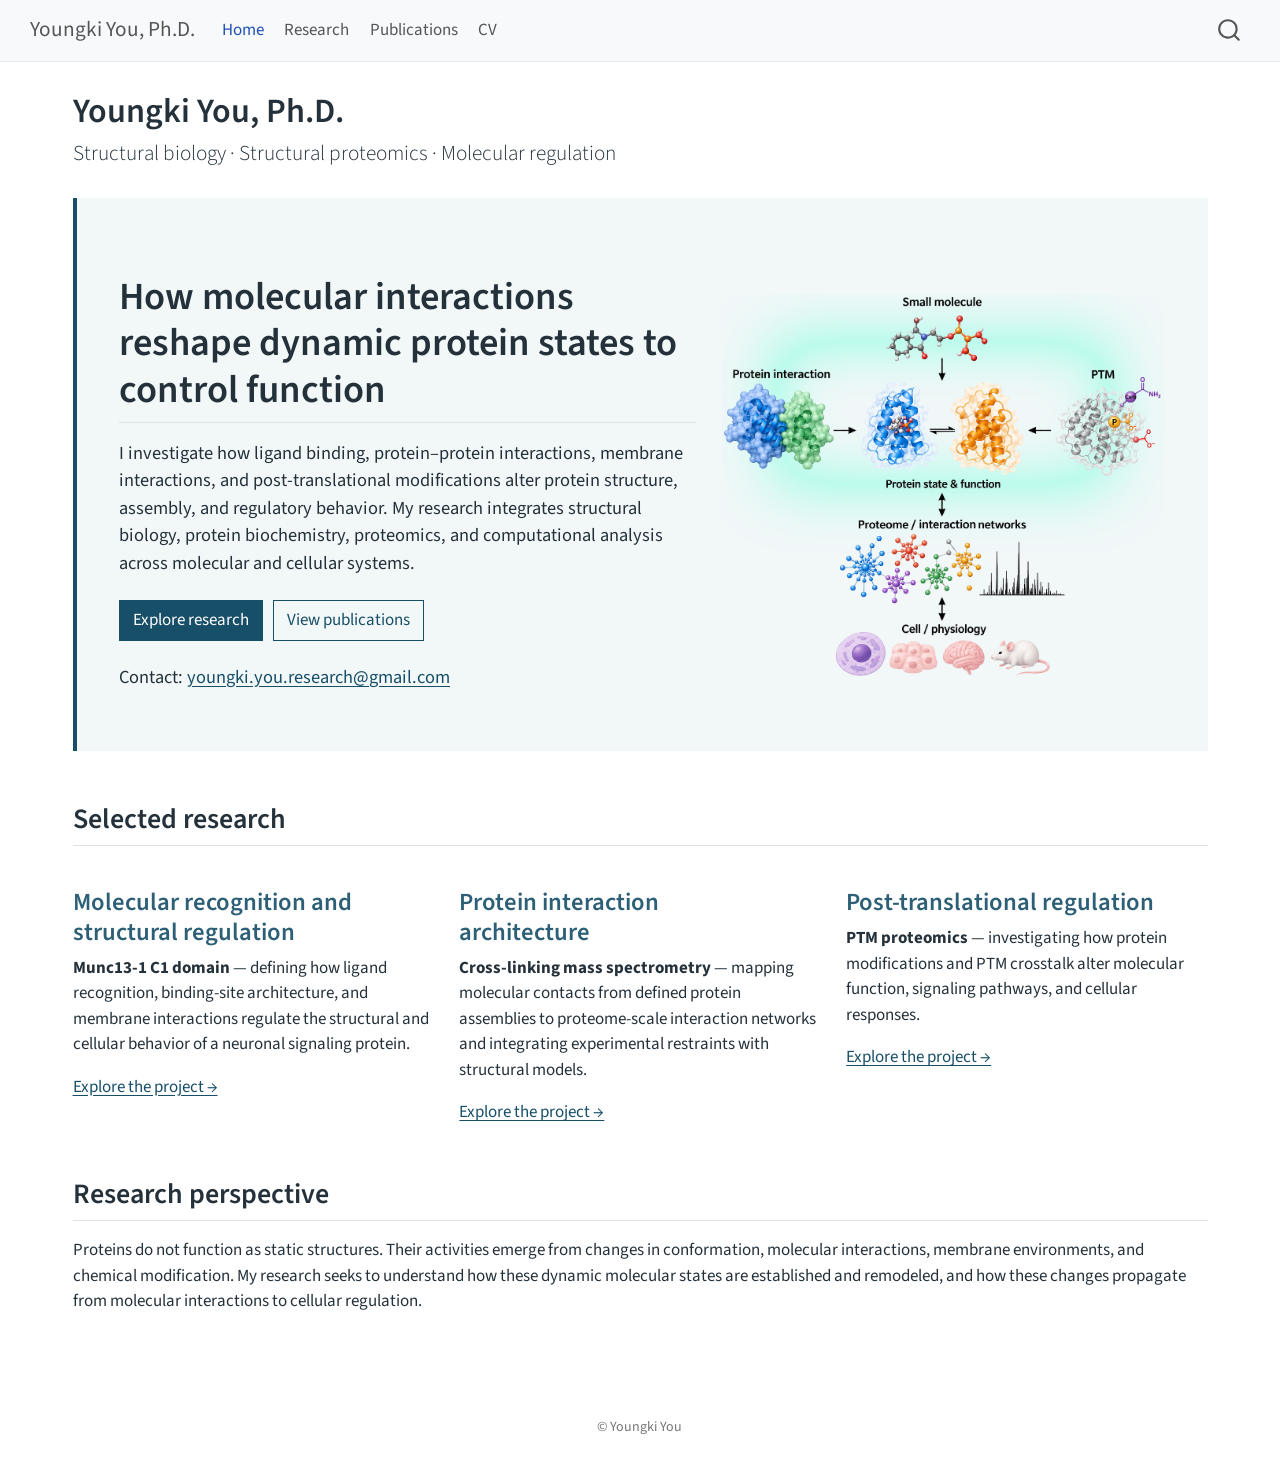
<file: docs/index.html>
<!DOCTYPE html>
<html xmlns="http://www.w3.org/1999/xhtml" lang="en" xml:lang="en"><head>

<meta charset="utf-8">
<meta name="generator" content="quarto-1.10.18">

<meta name="viewport" content="width=device-width, initial-scale=1.0, user-scalable=yes">


<title>Youngki You, Ph.D.</title>
<style>
/* Default styles provided by pandoc.
** See https://pandoc.org/MANUAL.html#variables-for-html for config info.
*/
span.smallcaps{font-variant: small-caps;}
div.columns{display: flex; gap: 1.5em;}
div.column{flex: auto;}
@media screen {
div.columns{gap: min(4vw, 1.5em);}
div.column{overflow-x: auto;}
}
div.hanging-indent{margin-left: 1.5em; text-indent: -1.5em;}
ul.task-list{list-style: none;}
ul.task-list li input[type="checkbox"] {
  width: 0.8em;
  margin: 0 0.8em 0.2em -1em; /* quarto-specific, see https://github.com/quarto-dev/quarto-cli/issues/4556 */ 
  vertical-align: middle;
}
</style>


<script src="site_libs/quarto-nav/quarto-nav.js"></script>
<script src="site_libs/quarto-nav/headroom.min.js"></script>
<script src="site_libs/clipboard/clipboard.min.js"></script>
<script src="site_libs/quarto-search/autocomplete.umd.js"></script>
<script src="site_libs/quarto-search/fuse.min.js"></script>
<script src="site_libs/quarto-search/quarto-search.js"></script>
<meta name="quarto:offset" content="./">
<script src="site_libs/quarto-html/quarto.js" type="module"></script>
<script src="site_libs/quarto-html/tabsets/tabsets.js" type="module"></script>
<script src="site_libs/quarto-html/popper.min.js"></script>
<script src="site_libs/quarto-html/tippy.umd.min.js"></script>
<script src="site_libs/quarto-html/anchor.min.js"></script>
<link href="site_libs/quarto-html/tippy.css" rel="stylesheet">
<link href="site_libs/quarto-html/quarto-syntax-highlighting-64a204ab8560d761af7679ceaba22944.css" rel="stylesheet" id="quarto-text-highlighting-styles">
<script src="site_libs/bootstrap/bootstrap.min.js"></script>
<link href="site_libs/bootstrap/bootstrap-icons.css" rel="stylesheet">
<link href="site_libs/bootstrap/bootstrap-172ba59bd5e0b52282274ba0c0cc16fc.min.css" rel="stylesheet" append-hash="true" id="quarto-bootstrap" data-mode="light">
<script id="quarto-search-options" type="application/json">{
  "location": "navbar",
  "copy-button": false,
  "collapse-after": 3,
  "panel-placement": "end",
  "type": "overlay",
  "limit": 50,
  "keyboard-shortcut": [
    "f",
    "/",
    "s"
  ],
  "show-item-context": false,
  "language": {
    "search-no-results-text": "No results",
    "search-matching-documents-text": "matching documents",
    "search-copy-link-title": "Copy link to search",
    "search-hide-matches-text": "Hide additional matches",
    "search-more-match-text": "more match in this document",
    "search-more-matches-text": "more matches in this document",
    "search-clear-button-title": "Clear",
    "search-text-placeholder": "",
    "search-detached-cancel-button-title": "Cancel",
    "search-submit-button-title": "Submit",
    "search-label": "Search"
  }
}</script>


<link rel="stylesheet" href="styles.css">
</head>

<body class="nav-fixed quarto-light">

<div id="quarto-search-results"></div>
  <header id="quarto-header" class="headroom fixed-top">
    <nav class="navbar navbar-expand-lg " data-bs-theme="dark">
      <div class="navbar-container container-fluid">
      <div class="navbar-brand-container mx-auto">
    <a class="navbar-brand" href="./index.html">
    <span class="navbar-title">Youngki You, Ph.D.</span>
    </a>
  </div>
            <div id="quarto-search" class="" title="Search"></div>
          <button class="navbar-toggler" type="button" data-bs-toggle="collapse" data-bs-target="#navbarCollapse" aria-controls="navbarCollapse" role="menu" aria-expanded="false" aria-label="Toggle navigation" onclick="if (window.quartoToggleHeadroom) { window.quartoToggleHeadroom(); }">
  <span class="navbar-toggler-icon"></span>
</button>
          <div class="collapse navbar-collapse" id="navbarCollapse">
            <ul class="navbar-nav navbar-nav-scroll me-auto">
  <li class="nav-item">
    <a class="nav-link active" href="./index.html" aria-current="page"> 
<span class="menu-text">Home</span></a>
  </li>  
  <li class="nav-item">
    <a class="nav-link" href="./research.html"> 
<span class="menu-text">Research</span></a>
  </li>  
  <li class="nav-item">
    <a class="nav-link" href="./publications.html"> 
<span class="menu-text">Publications</span></a>
  </li>  
  <li class="nav-item">
    <a class="nav-link" href="./cv.html"> 
<span class="menu-text">CV</span></a>
  </li>  
</ul>
          </div> <!-- /navcollapse -->
            <div class="quarto-navbar-tools">
</div>
      </div> <!-- /container-fluid -->
    </nav>
</header>
<!-- content -->
<div id="quarto-content" class="quarto-container page-columns page-rows-contents page-layout-full page-navbar">
<!-- sidebar -->
<!-- margin-sidebar -->
    
<!-- main -->
<main class="content column-page" id="quarto-document-content">

<header id="title-block-header" class="quarto-title-block default">
<div class="quarto-title">
<h1 class="title">Youngki You, Ph.D.</h1>
<p class="subtitle lead">Structural biology · Structural proteomics · Molecular regulation</p>
</div>



<div class="quarto-title-meta column-page">

    
  
    
  </div>
  


</header>


<div class="hero">
<div class="hero-grid">
<section id="how-molecular-interactions-reshape-dynamic-protein-states-to-control-function" class="level2 hero-copy">
<h2 class="anchored" data-anchor-id="how-molecular-interactions-reshape-dynamic-protein-states-to-control-function">How molecular interactions reshape dynamic protein states to control function</h2>
<p>I investigate how ligand binding, protein–protein interactions, membrane interactions, and post-translational modifications alter protein structure, assembly, and regulatory behavior. My research integrates structural biology, protein biochemistry, proteomics, and computational analysis across molecular and cellular systems.</p>
<p><a href="./research.html" class="btn btn-primary">Explore research</a> <a href="./publications.html" class="btn btn-outline-primary">View publications</a></p>
<p>Contact: <a href="mailto:youngki.you.research@gmail.com">youngki.you.research@gmail.com</a></p>
</section>
<div class="hero-image">
<p><img src="images/home/research-concept.png" alt="Conceptual diagram showing how small molecules, protein interactions, and post-translational modifications influence protein state and function, proteome and interaction networks, and cellular physiology."></p>
</div>
</div>
</div>
<section id="selected-research" class="level2">
<h2 class="anchored" data-anchor-id="selected-research">Selected research</h2>
<div class="grid">
<section id="molecular-recognition-and-structural-regulation" class="level3 g-col-12 g-col-md-4">
<h3 class="anchored" data-anchor-id="molecular-recognition-and-structural-regulation">Molecular recognition and structural regulation</h3>
<p><strong>Munc13-1 C1 domain</strong> — defining how ligand recognition, binding-site architecture, and membrane interactions regulate the structural and cellular behavior of a neuronal signaling protein.</p>
<p><a href="./research.html#munc13-1">Explore the project →</a></p>
</section>
<section id="protein-interaction-architecture" class="level3 g-col-12 g-col-md-4">
<h3 class="anchored" data-anchor-id="protein-interaction-architecture">Protein interaction architecture</h3>
<p><strong>Cross-linking mass spectrometry</strong> — mapping molecular contacts from defined protein assemblies to proteome-scale interaction networks and integrating experimental restraints with structural models.</p>
<p><a href="./research.html#xl-ms">Explore the project →</a></p>
</section>
<section id="post-translational-regulation" class="level3 g-col-12 g-col-md-4">
<h3 class="anchored" data-anchor-id="post-translational-regulation">Post-translational regulation</h3>
<p><strong>PTM proteomics</strong> — investigating how protein modifications and PTM crosstalk alter molecular function, signaling pathways, and cellular responses.</p>
<p><a href="./research.html#ptm-biology">Explore the project →</a></p>
</section>
</div>
</section>
<section id="research-perspective" class="level2">
<h2 class="anchored" data-anchor-id="research-perspective">Research perspective</h2>
<p>Proteins do not function as static structures. Their activities emerge from changes in conformation, molecular interactions, membrane environments, and chemical modification. My research seeks to understand how these dynamic molecular states are established and remodeled, and how these changes propagate from molecular interactions to cellular regulation.</p>
<!-- Add three approved research images with accurate, accessible captions. -->


</section>

</main> <!-- /main -->
<script id="quarto-html-after-body" type="application/javascript">
  window.document.addEventListener("DOMContentLoaded", function (event) {
    const icon = "";
    const anchorJS = new window.AnchorJS();
    anchorJS.options = {
      placement: 'right',
      icon: icon
    };
    anchorJS.add('.anchored');
    const isCodeAnnotation = (el) => {
      for (const clz of el.classList) {
        if (clz.startsWith('code-annotation-')) {                     
          return true;
        }
      }
      return false;
    }
    const onCopySuccess = function(e) {
      // button target
      const button = e.trigger;
      // don't keep focus
      button.blur();
      // flash "checked"
      button.classList.add('code-copy-button-checked');
      var currentTitle = button.getAttribute("title");
      button.setAttribute("title", "Copied!");
      let tooltip;
      if (window.bootstrap) {
        button.setAttribute("data-bs-toggle", "tooltip");
        button.setAttribute("data-bs-placement", "left");
        button.setAttribute("data-bs-title", "Copied!");
        tooltip = new bootstrap.Tooltip(button, 
          { trigger: "manual", 
            customClass: "code-copy-button-tooltip",
            offset: [0, -8]});
        tooltip.show();    
      }
      setTimeout(function() {
        if (tooltip) {
          tooltip.hide();
          button.removeAttribute("data-bs-title");
          button.removeAttribute("data-bs-toggle");
          button.removeAttribute("data-bs-placement");
        }
        button.setAttribute("title", currentTitle);
        button.classList.remove('code-copy-button-checked');
      }, 1000);
      // clear code selection
      e.clearSelection();
    }
    const getTextToCopy = function(trigger) {
      const outerScaffold = trigger.parentElement.cloneNode(true);
      const codeEl = outerScaffold.querySelector('code');
      for (const childEl of codeEl.children) {
        if (isCodeAnnotation(childEl)) {
          childEl.remove();
        }
      }
      return codeEl.innerText;
    }
    const clipboard = new window.ClipboardJS('.code-copy-button:not([data-in-quarto-modal])', {
      text: getTextToCopy
    });
    clipboard.on('success', onCopySuccess);
    if (window.document.getElementById('quarto-embedded-source-code-modal')) {
      const clipboardModal = new window.ClipboardJS('.code-copy-button[data-in-quarto-modal]', {
        text: getTextToCopy,
        container: window.document.getElementById('quarto-embedded-source-code-modal')
      });
      clipboardModal.on('success', onCopySuccess);
    }
      var localhostRegex = new RegExp(/^(?:http|https):\/\/localhost\:?[0-9]*\//);
      var mailtoRegex = new RegExp(/^mailto:/);
        var filterRegex = new RegExp('/' + window.location.host + '/');
      var isInternal = (href) => {
          return filterRegex.test(href) || localhostRegex.test(href) || mailtoRegex.test(href);
      }
      // Inspect non-navigation links and adorn them if external
     var links = window.document.querySelectorAll('a[href]:not(.nav-link):not(.navbar-brand):not(.toc-action):not(.sidebar-link):not(.sidebar-item-toggle):not(.pagination-link):not(.no-external):not([aria-hidden]):not(.dropdown-item):not(.quarto-navigation-tool):not(.about-link)');
      for (var i=0; i<links.length; i++) {
        const link = links[i];
        if (!isInternal(link.href)) {
          // undo the damage that might have been done by quarto-nav.js in the case of
          // links that we want to consider external
          if (link.dataset.originalHref !== undefined) {
            link.href = link.dataset.originalHref;
          }
            // target, if specified
            link.setAttribute("target", "_blank");
            if (link.getAttribute("rel") === null) {
              link.setAttribute("rel", "noopener");
            }
        }
      }
    function tippyHover(el, contentFn, onTriggerFn, onUntriggerFn) {
      const config = {
        allowHTML: true,
        maxWidth: 500,
        delay: 100,
        arrow: false,
        appendTo: function(el) {
            return el.parentElement;
        },
        interactive: true,
        interactiveBorder: 10,
        theme: 'quarto',
        placement: 'bottom-start',
      };
      if (contentFn) {
        config.content = contentFn;
      }
      if (onTriggerFn) {
        config.onTrigger = onTriggerFn;
      }
      if (onUntriggerFn) {
        config.onUntrigger = onUntriggerFn;
      }
      window.tippy(el, config); 
    }
    const noterefs = window.document.querySelectorAll('a[role="doc-noteref"]');
    for (var i=0; i<noterefs.length; i++) {
      const ref = noterefs[i];
      tippyHover(ref, function() {
        // use id or data attribute instead here
        let href = ref.getAttribute('data-footnote-href') || ref.getAttribute('href');
        try { href = new URL(href).hash; } catch {}
        const id = href.replace(/^#\/?/, "");
        const note = window.document.getElementById(id);
        if (note) {
          return note.innerHTML;
        } else {
          return "";
        }
      });
    }
    const xrefs = window.document.querySelectorAll('a.quarto-xref');
    const processXRef = (id, note) => {
      // Strip column container classes
      const stripColumnClz = (el) => {
        el.classList.remove("page-full", "page-columns");
        if (el.children) {
          for (const child of el.children) {
            stripColumnClz(child);
          }
        }
      }
      stripColumnClz(note)
      if (id === null || id.startsWith('sec-')) {
        // Special case sections, only their first couple elements
        const container = document.createElement("div");
        if (note.children && note.children.length > 2) {
          container.appendChild(note.children[0].cloneNode(true));
          for (let i = 1; i < note.children.length; i++) {
            const child = note.children[i];
            if (child.tagName === "P" && child.innerText === "") {
              continue;
            } else {
              container.appendChild(child.cloneNode(true));
              break;
            }
          }
          if (window.Quarto?.typesetMath) {
            window.Quarto.typesetMath(container);
          }
          return container.innerHTML
        } else {
          if (window.Quarto?.typesetMath) {
            window.Quarto.typesetMath(note);
          }
          return note.innerHTML;
        }
      } else {
        // Remove any anchor links if they are present
        const anchorLink = note.querySelector('a.anchorjs-link');
        if (anchorLink) {
          anchorLink.remove();
        }
        if (window.Quarto?.typesetMath) {
          window.Quarto.typesetMath(note);
        }
        if (note.classList.contains("callout")) {
          return note.outerHTML;
        } else {
          return note.innerHTML;
        }
      }
    }
    for (var i=0; i<xrefs.length; i++) {
      const xref = xrefs[i];
      tippyHover(xref, undefined, function(instance) {
        instance.disable();
        let url = xref.getAttribute('href');
        let hash = undefined; 
        if (url.startsWith('#')) {
          hash = url;
        } else {
          try { hash = new URL(url).hash; } catch {}
        }
        if (hash) {
          const id = hash.replace(/^#\/?/, "");
          const note = window.document.getElementById(id);
          if (note !== null) {
            try {
              const html = processXRef(id, note.cloneNode(true));
              instance.setContent(html);
            } finally {
              instance.enable();
              instance.show();
            }
          } else {
            // See if we can fetch this
            fetch(url.split('#')[0])
            .then(res => res.text())
            .then(html => {
              const parser = new DOMParser();
              const htmlDoc = parser.parseFromString(html, "text/html");
              const note = htmlDoc.getElementById(id);
              if (note !== null) {
                const html = processXRef(id, note);
                instance.setContent(html);
              } 
            }).finally(() => {
              instance.enable();
              instance.show();
            });
          }
        } else {
          // See if we can fetch a full url (with no hash to target)
          // This is a special case and we should probably do some content thinning / targeting
          fetch(url)
          .then(res => res.text())
          .then(html => {
            const parser = new DOMParser();
            const htmlDoc = parser.parseFromString(html, "text/html");
            const note = htmlDoc.querySelector('main.content');
            if (note !== null) {
              // This should only happen for chapter cross references
              // (since there is no id in the URL)
              // remove the first header
              if (note.children.length > 0 && note.children[0].tagName === "HEADER") {
                note.children[0].remove();
              }
              const html = processXRef(null, note);
              instance.setContent(html);
            } 
          }).finally(() => {
            instance.enable();
            instance.show();
          });
        }
      }, function(instance) {
      });
    }
        let selectedAnnoteEl;
        const selectorForAnnotation = ( cell, annotation) => {
          let cellAttr = 'data-code-cell="' + cell + '"';
          let lineAttr = 'data-code-annotation="' +  annotation + '"';
          const selector = 'span[' + cellAttr + '][' + lineAttr + ']';
          return selector;
        }
        const selectCodeLines = (annoteEl) => {
          const doc = window.document;
          const targetCell = annoteEl.getAttribute("data-target-cell");
          const targetAnnotation = annoteEl.getAttribute("data-target-annotation");
          const annoteSpan = window.document.querySelector(selectorForAnnotation(targetCell, targetAnnotation));
          const lines = annoteSpan.getAttribute("data-code-lines").split(",");
          const lineIds = lines.map((line) => {
            return targetCell + "-" + line;
          })
          let top = null;
          let height = null;
          let parent = null;
          if (lineIds.length > 0) {
              //compute the position of the single el (top and bottom and make a div)
              const el = window.document.getElementById(lineIds[0]);
              top = el.offsetTop;
              height = el.offsetHeight;
              parent = el.parentElement.parentElement;
            if (lineIds.length > 1) {
              const lastEl = window.document.getElementById(lineIds[lineIds.length - 1]);
              const bottom = lastEl.offsetTop + lastEl.offsetHeight;
              height = bottom - top;
            }
            if (top !== null && height !== null && parent !== null) {
              // cook up a div (if necessary) and position it 
              let div = window.document.getElementById("code-annotation-line-highlight");
              if (div === null) {
                div = window.document.createElement("div");
                div.setAttribute("id", "code-annotation-line-highlight");
                div.style.position = 'absolute';
                parent.appendChild(div);
              }
              div.style.top = top - 2 + "px";
              div.style.height = height + 4 + "px";
              div.style.left = 0;
              let gutterDiv = window.document.getElementById("code-annotation-line-highlight-gutter");
              if (gutterDiv === null) {
                gutterDiv = window.document.createElement("div");
                gutterDiv.setAttribute("id", "code-annotation-line-highlight-gutter");
                gutterDiv.style.position = 'absolute';
                const codeCell = window.document.getElementById(targetCell);
                const gutter = codeCell.querySelector('.code-annotation-gutter');
                gutter.appendChild(gutterDiv);
              }
              gutterDiv.style.top = top - 2 + "px";
              gutterDiv.style.height = height + 4 + "px";
            }
            selectedAnnoteEl = annoteEl;
          }
        };
        const unselectCodeLines = () => {
          const elementsIds = ["code-annotation-line-highlight", "code-annotation-line-highlight-gutter"];
          elementsIds.forEach((elId) => {
            const div = window.document.getElementById(elId);
            if (div) {
              div.remove();
            }
          });
          selectedAnnoteEl = undefined;
        };
          // Handle positioning of the toggle
      window.addEventListener(
        "resize",
        throttle(() => {
          elRect = undefined;
          if (selectedAnnoteEl) {
            selectCodeLines(selectedAnnoteEl);
          }
        }, 10)
      );
      function throttle(fn, ms) {
      let throttle = false;
      let timer;
        return (...args) => {
          if(!throttle) { // first call gets through
              fn.apply(this, args);
              throttle = true;
          } else { // all the others get throttled
              if(timer) clearTimeout(timer); // cancel #2
              timer = setTimeout(() => {
                fn.apply(this, args);
                timer = throttle = false;
              }, ms);
          }
        };
      }
        // Attach click handler to the DT
        const annoteDls = window.document.querySelectorAll('dt[data-target-cell]');
        for (const annoteDlNode of annoteDls) {
          annoteDlNode.addEventListener('click', (event) => {
            const clickedEl = event.target;
            if (clickedEl !== selectedAnnoteEl) {
              unselectCodeLines();
              const activeEl = window.document.querySelector('dt[data-target-cell].code-annotation-active');
              if (activeEl) {
                activeEl.classList.remove('code-annotation-active');
              }
              selectCodeLines(clickedEl);
              clickedEl.classList.add('code-annotation-active');
            } else {
              // Unselect the line
              unselectCodeLines();
              clickedEl.classList.remove('code-annotation-active');
            }
          });
        }
    const findCites = (el) => {
      const parentEl = el.parentElement;
      if (parentEl) {
        const cites = parentEl.dataset.cites;
        if (cites) {
          return {
            el,
            cites: cites.split(' ')
          };
        } else {
          return findCites(el.parentElement)
        }
      } else {
        return undefined;
      }
    };
    var bibliorefs = window.document.querySelectorAll('a[role="doc-biblioref"]');
    for (var i=0; i<bibliorefs.length; i++) {
      const ref = bibliorefs[i];
      const citeInfo = findCites(ref);
      if (citeInfo) {
        tippyHover(citeInfo.el, function() {
          var popup = window.document.createElement('div');
          citeInfo.cites.forEach(function(cite) {
            var citeDiv = window.document.createElement('div');
            citeDiv.classList.add('hanging-indent');
            citeDiv.classList.add('csl-entry');
            var biblioDiv = window.document.getElementById('ref-' + cite);
            if (biblioDiv) {
              citeDiv.innerHTML = biblioDiv.innerHTML;
            }
            popup.appendChild(citeDiv);
          });
          return popup.innerHTML;
        });
      }
    }
  });
  </script>
</div> <!-- /content -->
<footer class="footer">
  <div class="nav-footer">
    <div class="nav-footer-left">
      &nbsp;
    </div>   
    <div class="nav-footer-center">
<p>© Youngki You</p>
</div>
    <div class="nav-footer-right">
      &nbsp;
    </div>
  </div>
</footer>




</body></html>
</file>
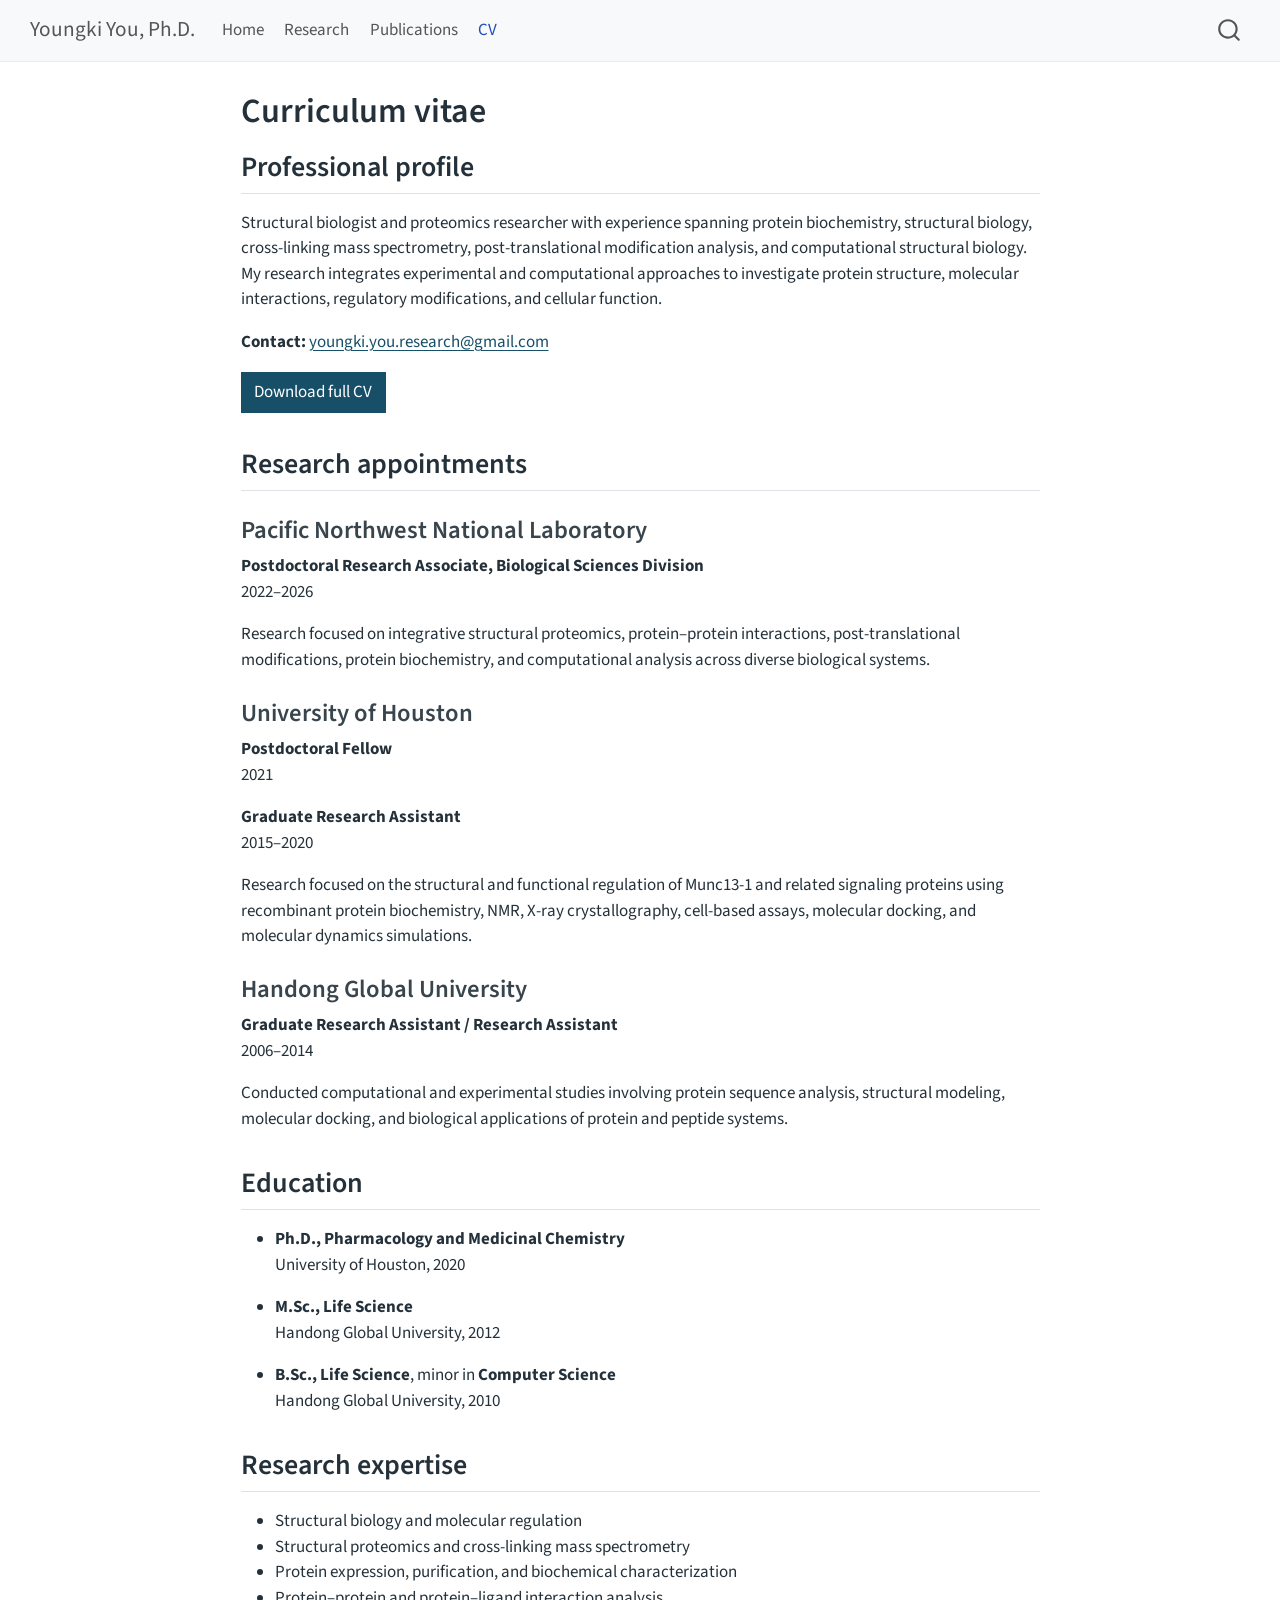
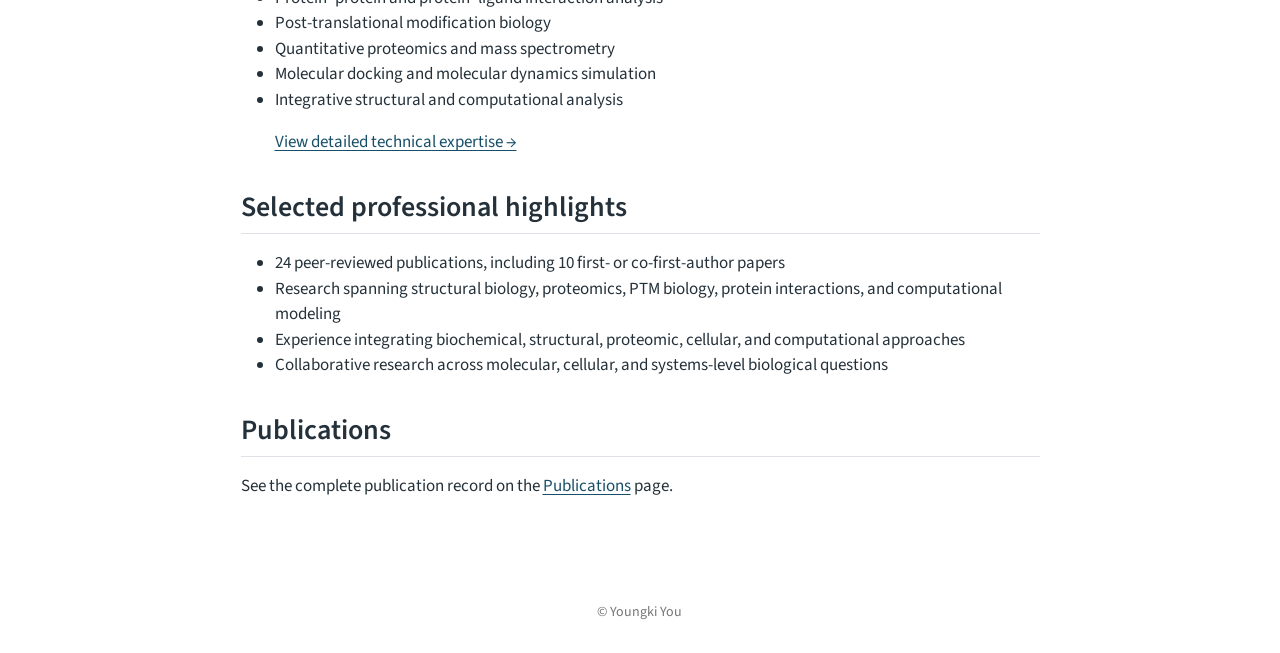
<file: docs/cv.html>
<!DOCTYPE html>
<html xmlns="http://www.w3.org/1999/xhtml" lang="en" xml:lang="en"><head>

<meta charset="utf-8">
<meta name="generator" content="quarto-1.10.18">

<meta name="viewport" content="width=device-width, initial-scale=1.0, user-scalable=yes">


<title>Curriculum vitae – Youngki You, Ph.D.</title>
<style>
/* Default styles provided by pandoc.
** See https://pandoc.org/MANUAL.html#variables-for-html for config info.
*/
span.smallcaps{font-variant: small-caps;}
div.columns{display: flex; gap: 1.5em;}
div.column{flex: auto;}
@media screen {
div.columns{gap: min(4vw, 1.5em);}
div.column{overflow-x: auto;}
}
div.hanging-indent{margin-left: 1.5em; text-indent: -1.5em;}
ul.task-list{list-style: none;}
ul.task-list li input[type="checkbox"] {
  width: 0.8em;
  margin: 0 0.8em 0.2em -1em; /* quarto-specific, see https://github.com/quarto-dev/quarto-cli/issues/4556 */ 
  vertical-align: middle;
}
</style>


<script src="site_libs/quarto-nav/quarto-nav.js"></script>
<script src="site_libs/quarto-nav/headroom.min.js"></script>
<script src="site_libs/clipboard/clipboard.min.js"></script>
<script src="site_libs/quarto-search/autocomplete.umd.js"></script>
<script src="site_libs/quarto-search/fuse.min.js"></script>
<script src="site_libs/quarto-search/quarto-search.js"></script>
<meta name="quarto:offset" content="./">
<script src="site_libs/quarto-html/quarto.js" type="module"></script>
<script src="site_libs/quarto-html/tabsets/tabsets.js" type="module"></script>
<script src="site_libs/quarto-html/popper.min.js"></script>
<script src="site_libs/quarto-html/tippy.umd.min.js"></script>
<script src="site_libs/quarto-html/anchor.min.js"></script>
<link href="site_libs/quarto-html/tippy.css" rel="stylesheet">
<link href="site_libs/quarto-html/quarto-syntax-highlighting-64a204ab8560d761af7679ceaba22944.css" rel="stylesheet" id="quarto-text-highlighting-styles">
<script src="site_libs/bootstrap/bootstrap.min.js"></script>
<link href="site_libs/bootstrap/bootstrap-icons.css" rel="stylesheet">
<link href="site_libs/bootstrap/bootstrap-172ba59bd5e0b52282274ba0c0cc16fc.min.css" rel="stylesheet" append-hash="true" id="quarto-bootstrap" data-mode="light">
<script id="quarto-search-options" type="application/json">{
  "location": "navbar",
  "copy-button": false,
  "collapse-after": 3,
  "panel-placement": "end",
  "type": "overlay",
  "limit": 50,
  "keyboard-shortcut": [
    "f",
    "/",
    "s"
  ],
  "show-item-context": false,
  "language": {
    "search-no-results-text": "No results",
    "search-matching-documents-text": "matching documents",
    "search-copy-link-title": "Copy link to search",
    "search-hide-matches-text": "Hide additional matches",
    "search-more-match-text": "more match in this document",
    "search-more-matches-text": "more matches in this document",
    "search-clear-button-title": "Clear",
    "search-text-placeholder": "",
    "search-detached-cancel-button-title": "Cancel",
    "search-submit-button-title": "Submit",
    "search-label": "Search"
  }
}</script>


<link rel="stylesheet" href="styles.css">
</head>

<body class="nav-fixed fullcontent quarto-light">

<div id="quarto-search-results"></div>
  <header id="quarto-header" class="headroom fixed-top">
    <nav class="navbar navbar-expand-lg " data-bs-theme="dark">
      <div class="navbar-container container-fluid">
      <div class="navbar-brand-container mx-auto">
    <a class="navbar-brand" href="./index.html">
    <span class="navbar-title">Youngki You, Ph.D.</span>
    </a>
  </div>
            <div id="quarto-search" class="" title="Search"></div>
          <button class="navbar-toggler" type="button" data-bs-toggle="collapse" data-bs-target="#navbarCollapse" aria-controls="navbarCollapse" role="menu" aria-expanded="false" aria-label="Toggle navigation" onclick="if (window.quartoToggleHeadroom) { window.quartoToggleHeadroom(); }">
  <span class="navbar-toggler-icon"></span>
</button>
          <div class="collapse navbar-collapse" id="navbarCollapse">
            <ul class="navbar-nav navbar-nav-scroll me-auto">
  <li class="nav-item">
    <a class="nav-link" href="./index.html"> 
<span class="menu-text">Home</span></a>
  </li>  
  <li class="nav-item">
    <a class="nav-link" href="./research.html"> 
<span class="menu-text">Research</span></a>
  </li>  
  <li class="nav-item">
    <a class="nav-link" href="./publications.html"> 
<span class="menu-text">Publications</span></a>
  </li>  
  <li class="nav-item">
    <a class="nav-link active" href="./cv.html" aria-current="page"> 
<span class="menu-text">CV</span></a>
  </li>  
</ul>
          </div> <!-- /navcollapse -->
            <div class="quarto-navbar-tools">
</div>
      </div> <!-- /container-fluid -->
    </nav>
</header>
<!-- content -->
<div id="quarto-content" class="quarto-container page-columns page-rows-contents page-layout-article page-navbar">
<!-- sidebar -->
<!-- margin-sidebar -->
    
<!-- main -->
<main class="content" id="quarto-document-content">

<header id="title-block-header" class="quarto-title-block default">
<div class="quarto-title">
<h1 class="title">Curriculum vitae</h1>
</div>



<div class="quarto-title-meta">

    
  
    
  </div>
  


</header>


<section id="professional-profile" class="level2">
<h2 class="anchored" data-anchor-id="professional-profile">Professional profile</h2>
<p>Structural biologist and proteomics researcher with experience spanning protein biochemistry, structural biology, cross-linking mass spectrometry, post-translational modification analysis, and computational structural biology. My research integrates experimental and computational approaches to investigate protein structure, molecular interactions, regulatory modifications, and cellular function.</p>
<p><strong>Contact:</strong> <a href="mailto:youngki.you.research@gmail.com">youngki.you.research@gmail.com</a></p>
<p><a href="files/Youngki_You_CV_Public.pdf" class="btn btn-primary" target="_blank"> Download full CV </a></p>
</section>
<section id="research-appointments" class="level2">
<h2 class="anchored" data-anchor-id="research-appointments">Research appointments</h2>
<section id="pacific-northwest-national-laboratory" class="level3">
<h3 class="anchored" data-anchor-id="pacific-northwest-national-laboratory">Pacific Northwest National Laboratory</h3>
<p><strong>Postdoctoral Research Associate, Biological Sciences Division</strong><br>
2022–2026</p>
<p>Research focused on integrative structural proteomics, protein–protein interactions, post-translational modifications, protein biochemistry, and computational analysis across diverse biological systems.</p>
</section>
<section id="university-of-houston" class="level3">
<h3 class="anchored" data-anchor-id="university-of-houston">University of Houston</h3>
<p><strong>Postdoctoral Fellow</strong><br>
2021</p>
<p><strong>Graduate Research Assistant</strong><br>
2015–2020</p>
<p>Research focused on the structural and functional regulation of Munc13-1 and related signaling proteins using recombinant protein biochemistry, NMR, X-ray crystallography, cell-based assays, molecular docking, and molecular dynamics simulations.</p>
</section>
<section id="handong-global-university" class="level3">
<h3 class="anchored" data-anchor-id="handong-global-university">Handong Global University</h3>
<p><strong>Graduate Research Assistant / Research Assistant</strong><br>
2006–2014</p>
<p>Conducted computational and experimental studies involving protein sequence analysis, structural modeling, molecular docking, and biological applications of protein and peptide systems.</p>
</section>
</section>
<section id="education" class="level2">
<h2 class="anchored" data-anchor-id="education">Education</h2>
<ul>
<li><p><strong>Ph.D., Pharmacology and Medicinal Chemistry</strong><br>
University of Houston, 2020</p></li>
<li><p><strong>M.Sc., Life Science</strong><br>
Handong Global University, 2012</p></li>
<li><p><strong>B.Sc., Life Science</strong>, minor in <strong>Computer Science</strong><br>
Handong Global University, 2010</p></li>
</ul>
</section>
<section id="research-expertise" class="level2">
<h2 class="anchored" data-anchor-id="research-expertise">Research expertise</h2>
<ul>
<li>Structural biology and molecular regulation</li>
<li>Structural proteomics and cross-linking mass spectrometry</li>
<li>Protein expression, purification, and biochemical characterization</li>
<li>Protein–protein and protein–ligand interaction analysis</li>
<li>Post-translational modification biology</li>
<li>Quantitative proteomics and mass spectrometry</li>
<li>Molecular docking and molecular dynamics simulation</li>
<li>Integrative structural and computational analysis</li>
</ul>
<p class="expertise-link">
<a href="./research.html#technical-expertise">View detailed technical expertise →</a>
</p>
</section>
<section id="selected-professional-highlights" class="level2">
<h2 class="anchored" data-anchor-id="selected-professional-highlights">Selected professional highlights</h2>
<ul>
<li>24 peer-reviewed publications, including 10 first- or co-first-author papers</li>
<li>Research spanning structural biology, proteomics, PTM biology, protein interactions, and computational modeling</li>
<li>Experience integrating biochemical, structural, proteomic, cellular, and computational approaches</li>
<li>Collaborative research across molecular, cellular, and systems-level biological questions</li>
</ul>
</section>
<section id="publications" class="level2">
<h2 class="anchored" data-anchor-id="publications">Publications</h2>
<p>See the complete publication record on the <a href="./publications.html">Publications</a> page.</p>


</section>

</main> <!-- /main -->
<script id="quarto-html-after-body" type="application/javascript">
  window.document.addEventListener("DOMContentLoaded", function (event) {
    const icon = "";
    const anchorJS = new window.AnchorJS();
    anchorJS.options = {
      placement: 'right',
      icon: icon
    };
    anchorJS.add('.anchored');
    const isCodeAnnotation = (el) => {
      for (const clz of el.classList) {
        if (clz.startsWith('code-annotation-')) {                     
          return true;
        }
      }
      return false;
    }
    const onCopySuccess = function(e) {
      // button target
      const button = e.trigger;
      // don't keep focus
      button.blur();
      // flash "checked"
      button.classList.add('code-copy-button-checked');
      var currentTitle = button.getAttribute("title");
      button.setAttribute("title", "Copied!");
      let tooltip;
      if (window.bootstrap) {
        button.setAttribute("data-bs-toggle", "tooltip");
        button.setAttribute("data-bs-placement", "left");
        button.setAttribute("data-bs-title", "Copied!");
        tooltip = new bootstrap.Tooltip(button, 
          { trigger: "manual", 
            customClass: "code-copy-button-tooltip",
            offset: [0, -8]});
        tooltip.show();    
      }
      setTimeout(function() {
        if (tooltip) {
          tooltip.hide();
          button.removeAttribute("data-bs-title");
          button.removeAttribute("data-bs-toggle");
          button.removeAttribute("data-bs-placement");
        }
        button.setAttribute("title", currentTitle);
        button.classList.remove('code-copy-button-checked');
      }, 1000);
      // clear code selection
      e.clearSelection();
    }
    const getTextToCopy = function(trigger) {
      const outerScaffold = trigger.parentElement.cloneNode(true);
      const codeEl = outerScaffold.querySelector('code');
      for (const childEl of codeEl.children) {
        if (isCodeAnnotation(childEl)) {
          childEl.remove();
        }
      }
      return codeEl.innerText;
    }
    const clipboard = new window.ClipboardJS('.code-copy-button:not([data-in-quarto-modal])', {
      text: getTextToCopy
    });
    clipboard.on('success', onCopySuccess);
    if (window.document.getElementById('quarto-embedded-source-code-modal')) {
      const clipboardModal = new window.ClipboardJS('.code-copy-button[data-in-quarto-modal]', {
        text: getTextToCopy,
        container: window.document.getElementById('quarto-embedded-source-code-modal')
      });
      clipboardModal.on('success', onCopySuccess);
    }
      var localhostRegex = new RegExp(/^(?:http|https):\/\/localhost\:?[0-9]*\//);
      var mailtoRegex = new RegExp(/^mailto:/);
        var filterRegex = new RegExp('/' + window.location.host + '/');
      var isInternal = (href) => {
          return filterRegex.test(href) || localhostRegex.test(href) || mailtoRegex.test(href);
      }
      // Inspect non-navigation links and adorn them if external
     var links = window.document.querySelectorAll('a[href]:not(.nav-link):not(.navbar-brand):not(.toc-action):not(.sidebar-link):not(.sidebar-item-toggle):not(.pagination-link):not(.no-external):not([aria-hidden]):not(.dropdown-item):not(.quarto-navigation-tool):not(.about-link)');
      for (var i=0; i<links.length; i++) {
        const link = links[i];
        if (!isInternal(link.href)) {
          // undo the damage that might have been done by quarto-nav.js in the case of
          // links that we want to consider external
          if (link.dataset.originalHref !== undefined) {
            link.href = link.dataset.originalHref;
          }
            // target, if specified
            link.setAttribute("target", "_blank");
            if (link.getAttribute("rel") === null) {
              link.setAttribute("rel", "noopener");
            }
        }
      }
    function tippyHover(el, contentFn, onTriggerFn, onUntriggerFn) {
      const config = {
        allowHTML: true,
        maxWidth: 500,
        delay: 100,
        arrow: false,
        appendTo: function(el) {
            return el.parentElement;
        },
        interactive: true,
        interactiveBorder: 10,
        theme: 'quarto',
        placement: 'bottom-start',
      };
      if (contentFn) {
        config.content = contentFn;
      }
      if (onTriggerFn) {
        config.onTrigger = onTriggerFn;
      }
      if (onUntriggerFn) {
        config.onUntrigger = onUntriggerFn;
      }
      window.tippy(el, config); 
    }
    const noterefs = window.document.querySelectorAll('a[role="doc-noteref"]');
    for (var i=0; i<noterefs.length; i++) {
      const ref = noterefs[i];
      tippyHover(ref, function() {
        // use id or data attribute instead here
        let href = ref.getAttribute('data-footnote-href') || ref.getAttribute('href');
        try { href = new URL(href).hash; } catch {}
        const id = href.replace(/^#\/?/, "");
        const note = window.document.getElementById(id);
        if (note) {
          return note.innerHTML;
        } else {
          return "";
        }
      });
    }
    const xrefs = window.document.querySelectorAll('a.quarto-xref');
    const processXRef = (id, note) => {
      // Strip column container classes
      const stripColumnClz = (el) => {
        el.classList.remove("page-full", "page-columns");
        if (el.children) {
          for (const child of el.children) {
            stripColumnClz(child);
          }
        }
      }
      stripColumnClz(note)
      if (id === null || id.startsWith('sec-')) {
        // Special case sections, only their first couple elements
        const container = document.createElement("div");
        if (note.children && note.children.length > 2) {
          container.appendChild(note.children[0].cloneNode(true));
          for (let i = 1; i < note.children.length; i++) {
            const child = note.children[i];
            if (child.tagName === "P" && child.innerText === "") {
              continue;
            } else {
              container.appendChild(child.cloneNode(true));
              break;
            }
          }
          if (window.Quarto?.typesetMath) {
            window.Quarto.typesetMath(container);
          }
          return container.innerHTML
        } else {
          if (window.Quarto?.typesetMath) {
            window.Quarto.typesetMath(note);
          }
          return note.innerHTML;
        }
      } else {
        // Remove any anchor links if they are present
        const anchorLink = note.querySelector('a.anchorjs-link');
        if (anchorLink) {
          anchorLink.remove();
        }
        if (window.Quarto?.typesetMath) {
          window.Quarto.typesetMath(note);
        }
        if (note.classList.contains("callout")) {
          return note.outerHTML;
        } else {
          return note.innerHTML;
        }
      }
    }
    for (var i=0; i<xrefs.length; i++) {
      const xref = xrefs[i];
      tippyHover(xref, undefined, function(instance) {
        instance.disable();
        let url = xref.getAttribute('href');
        let hash = undefined; 
        if (url.startsWith('#')) {
          hash = url;
        } else {
          try { hash = new URL(url).hash; } catch {}
        }
        if (hash) {
          const id = hash.replace(/^#\/?/, "");
          const note = window.document.getElementById(id);
          if (note !== null) {
            try {
              const html = processXRef(id, note.cloneNode(true));
              instance.setContent(html);
            } finally {
              instance.enable();
              instance.show();
            }
          } else {
            // See if we can fetch this
            fetch(url.split('#')[0])
            .then(res => res.text())
            .then(html => {
              const parser = new DOMParser();
              const htmlDoc = parser.parseFromString(html, "text/html");
              const note = htmlDoc.getElementById(id);
              if (note !== null) {
                const html = processXRef(id, note);
                instance.setContent(html);
              } 
            }).finally(() => {
              instance.enable();
              instance.show();
            });
          }
        } else {
          // See if we can fetch a full url (with no hash to target)
          // This is a special case and we should probably do some content thinning / targeting
          fetch(url)
          .then(res => res.text())
          .then(html => {
            const parser = new DOMParser();
            const htmlDoc = parser.parseFromString(html, "text/html");
            const note = htmlDoc.querySelector('main.content');
            if (note !== null) {
              // This should only happen for chapter cross references
              // (since there is no id in the URL)
              // remove the first header
              if (note.children.length > 0 && note.children[0].tagName === "HEADER") {
                note.children[0].remove();
              }
              const html = processXRef(null, note);
              instance.setContent(html);
            } 
          }).finally(() => {
            instance.enable();
            instance.show();
          });
        }
      }, function(instance) {
      });
    }
        let selectedAnnoteEl;
        const selectorForAnnotation = ( cell, annotation) => {
          let cellAttr = 'data-code-cell="' + cell + '"';
          let lineAttr = 'data-code-annotation="' +  annotation + '"';
          const selector = 'span[' + cellAttr + '][' + lineAttr + ']';
          return selector;
        }
        const selectCodeLines = (annoteEl) => {
          const doc = window.document;
          const targetCell = annoteEl.getAttribute("data-target-cell");
          const targetAnnotation = annoteEl.getAttribute("data-target-annotation");
          const annoteSpan = window.document.querySelector(selectorForAnnotation(targetCell, targetAnnotation));
          const lines = annoteSpan.getAttribute("data-code-lines").split(",");
          const lineIds = lines.map((line) => {
            return targetCell + "-" + line;
          })
          let top = null;
          let height = null;
          let parent = null;
          if (lineIds.length > 0) {
              //compute the position of the single el (top and bottom and make a div)
              const el = window.document.getElementById(lineIds[0]);
              top = el.offsetTop;
              height = el.offsetHeight;
              parent = el.parentElement.parentElement;
            if (lineIds.length > 1) {
              const lastEl = window.document.getElementById(lineIds[lineIds.length - 1]);
              const bottom = lastEl.offsetTop + lastEl.offsetHeight;
              height = bottom - top;
            }
            if (top !== null && height !== null && parent !== null) {
              // cook up a div (if necessary) and position it 
              let div = window.document.getElementById("code-annotation-line-highlight");
              if (div === null) {
                div = window.document.createElement("div");
                div.setAttribute("id", "code-annotation-line-highlight");
                div.style.position = 'absolute';
                parent.appendChild(div);
              }
              div.style.top = top - 2 + "px";
              div.style.height = height + 4 + "px";
              div.style.left = 0;
              let gutterDiv = window.document.getElementById("code-annotation-line-highlight-gutter");
              if (gutterDiv === null) {
                gutterDiv = window.document.createElement("div");
                gutterDiv.setAttribute("id", "code-annotation-line-highlight-gutter");
                gutterDiv.style.position = 'absolute';
                const codeCell = window.document.getElementById(targetCell);
                const gutter = codeCell.querySelector('.code-annotation-gutter');
                gutter.appendChild(gutterDiv);
              }
              gutterDiv.style.top = top - 2 + "px";
              gutterDiv.style.height = height + 4 + "px";
            }
            selectedAnnoteEl = annoteEl;
          }
        };
        const unselectCodeLines = () => {
          const elementsIds = ["code-annotation-line-highlight", "code-annotation-line-highlight-gutter"];
          elementsIds.forEach((elId) => {
            const div = window.document.getElementById(elId);
            if (div) {
              div.remove();
            }
          });
          selectedAnnoteEl = undefined;
        };
          // Handle positioning of the toggle
      window.addEventListener(
        "resize",
        throttle(() => {
          elRect = undefined;
          if (selectedAnnoteEl) {
            selectCodeLines(selectedAnnoteEl);
          }
        }, 10)
      );
      function throttle(fn, ms) {
      let throttle = false;
      let timer;
        return (...args) => {
          if(!throttle) { // first call gets through
              fn.apply(this, args);
              throttle = true;
          } else { // all the others get throttled
              if(timer) clearTimeout(timer); // cancel #2
              timer = setTimeout(() => {
                fn.apply(this, args);
                timer = throttle = false;
              }, ms);
          }
        };
      }
        // Attach click handler to the DT
        const annoteDls = window.document.querySelectorAll('dt[data-target-cell]');
        for (const annoteDlNode of annoteDls) {
          annoteDlNode.addEventListener('click', (event) => {
            const clickedEl = event.target;
            if (clickedEl !== selectedAnnoteEl) {
              unselectCodeLines();
              const activeEl = window.document.querySelector('dt[data-target-cell].code-annotation-active');
              if (activeEl) {
                activeEl.classList.remove('code-annotation-active');
              }
              selectCodeLines(clickedEl);
              clickedEl.classList.add('code-annotation-active');
            } else {
              // Unselect the line
              unselectCodeLines();
              clickedEl.classList.remove('code-annotation-active');
            }
          });
        }
    const findCites = (el) => {
      const parentEl = el.parentElement;
      if (parentEl) {
        const cites = parentEl.dataset.cites;
        if (cites) {
          return {
            el,
            cites: cites.split(' ')
          };
        } else {
          return findCites(el.parentElement)
        }
      } else {
        return undefined;
      }
    };
    var bibliorefs = window.document.querySelectorAll('a[role="doc-biblioref"]');
    for (var i=0; i<bibliorefs.length; i++) {
      const ref = bibliorefs[i];
      const citeInfo = findCites(ref);
      if (citeInfo) {
        tippyHover(citeInfo.el, function() {
          var popup = window.document.createElement('div');
          citeInfo.cites.forEach(function(cite) {
            var citeDiv = window.document.createElement('div');
            citeDiv.classList.add('hanging-indent');
            citeDiv.classList.add('csl-entry');
            var biblioDiv = window.document.getElementById('ref-' + cite);
            if (biblioDiv) {
              citeDiv.innerHTML = biblioDiv.innerHTML;
            }
            popup.appendChild(citeDiv);
          });
          return popup.innerHTML;
        });
      }
    }
  });
  </script>
</div> <!-- /content -->
<footer class="footer">
  <div class="nav-footer">
    <div class="nav-footer-left">
      &nbsp;
    </div>   
    <div class="nav-footer-center">
<p>© Youngki You</p>
</div>
    <div class="nav-footer-right">
      &nbsp;
    </div>
  </div>
</footer>




</body></html>
</file>
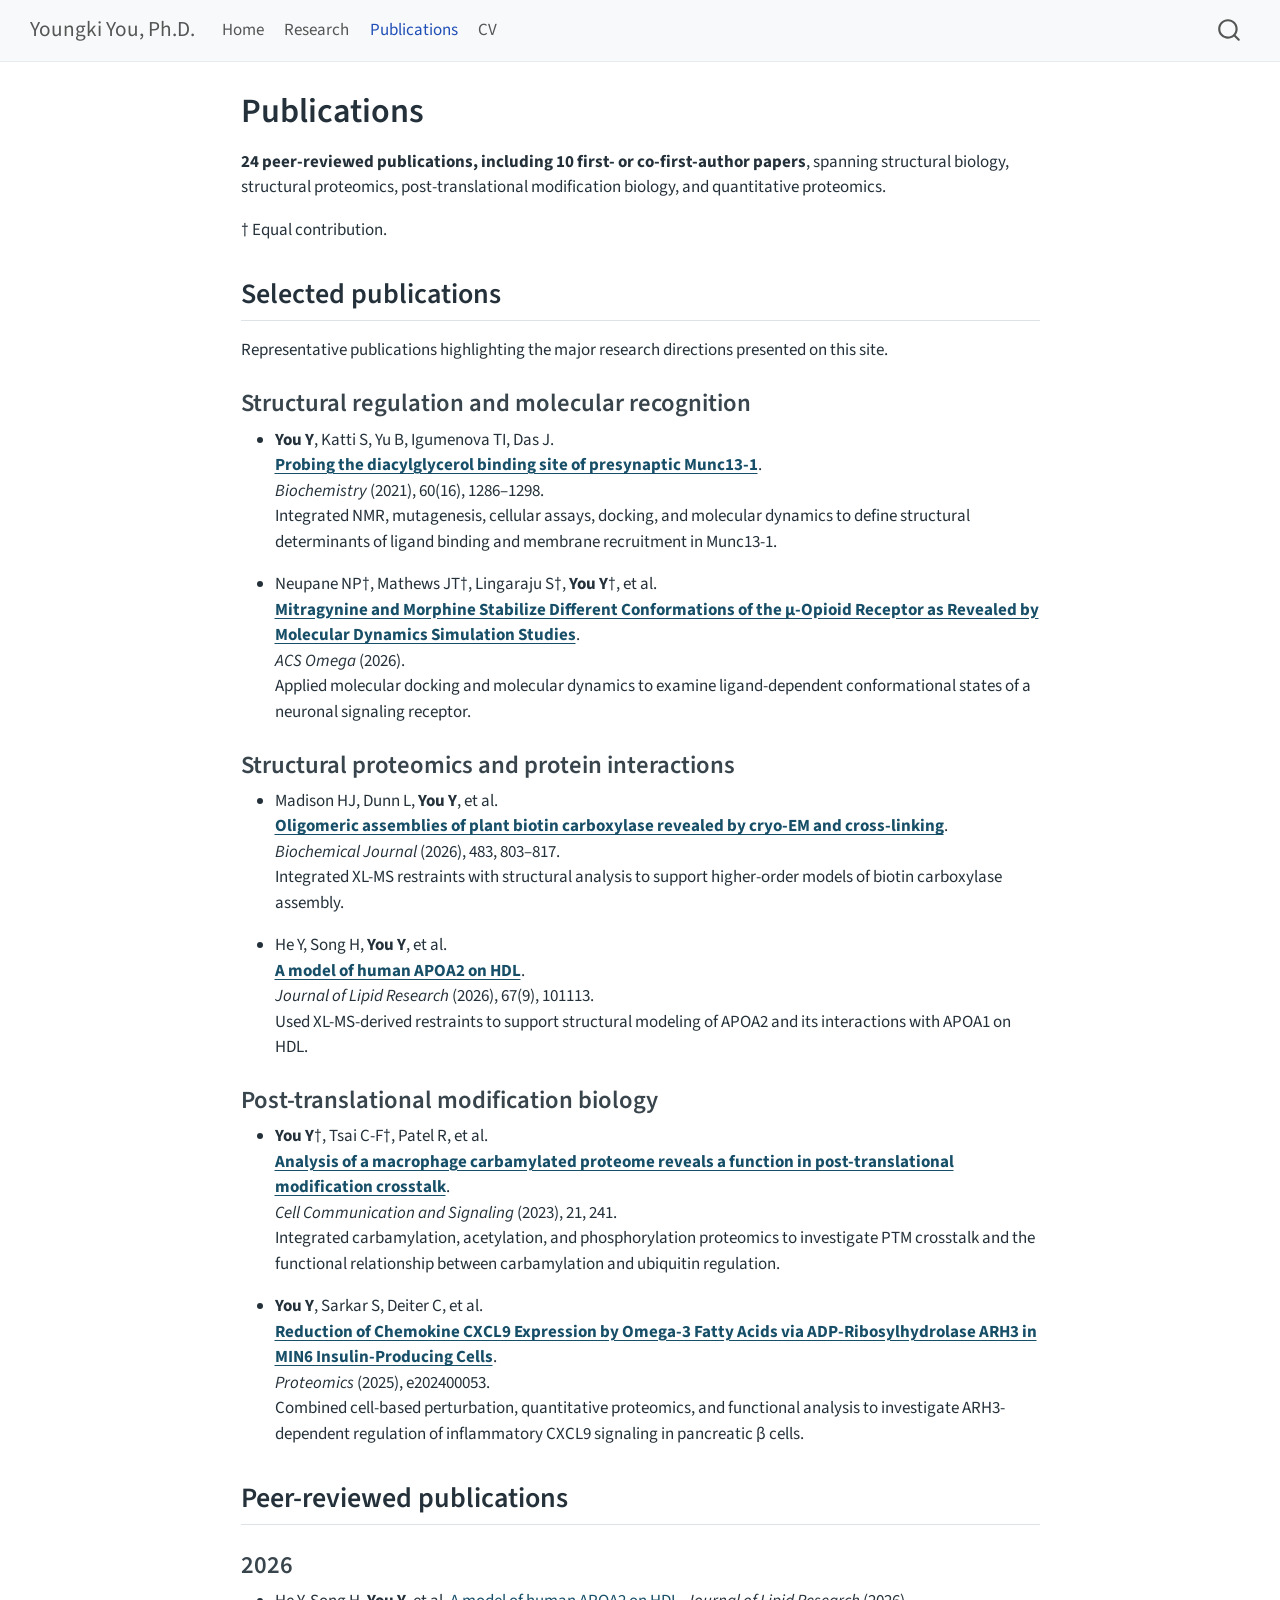
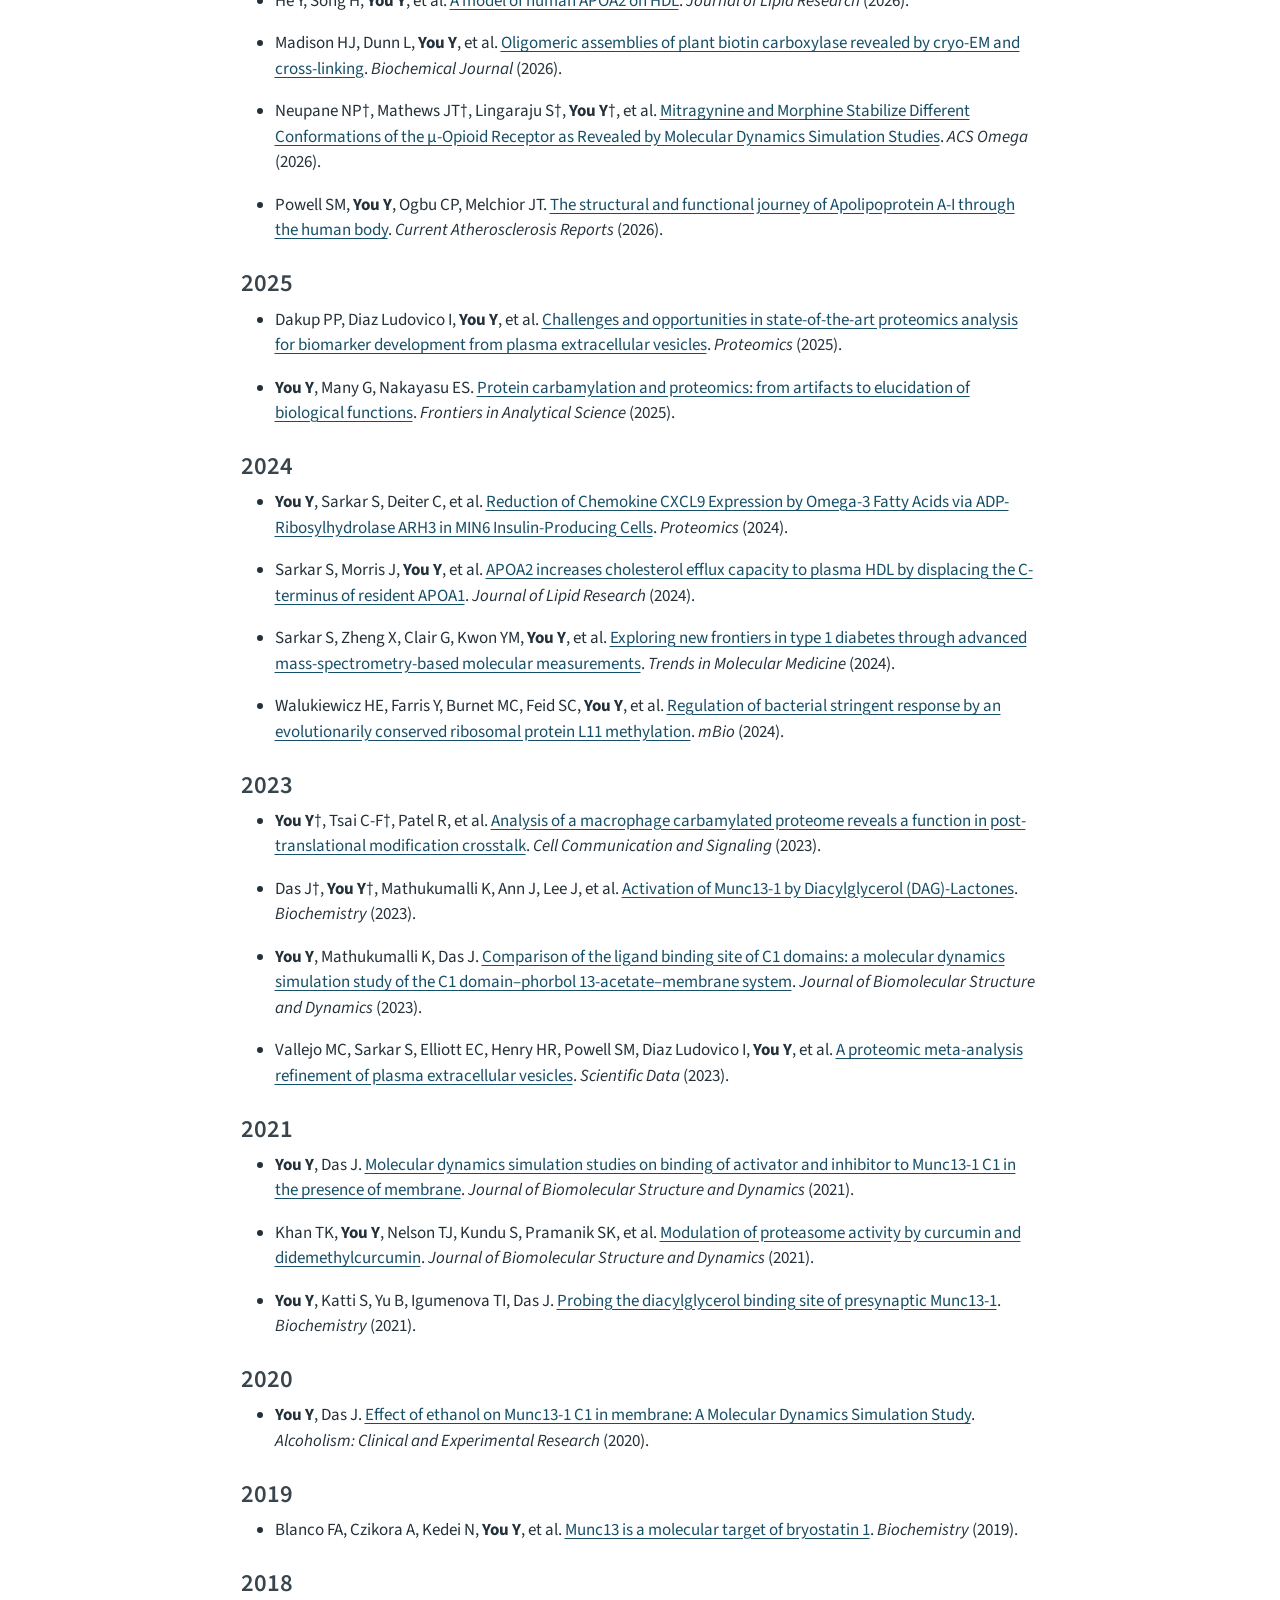
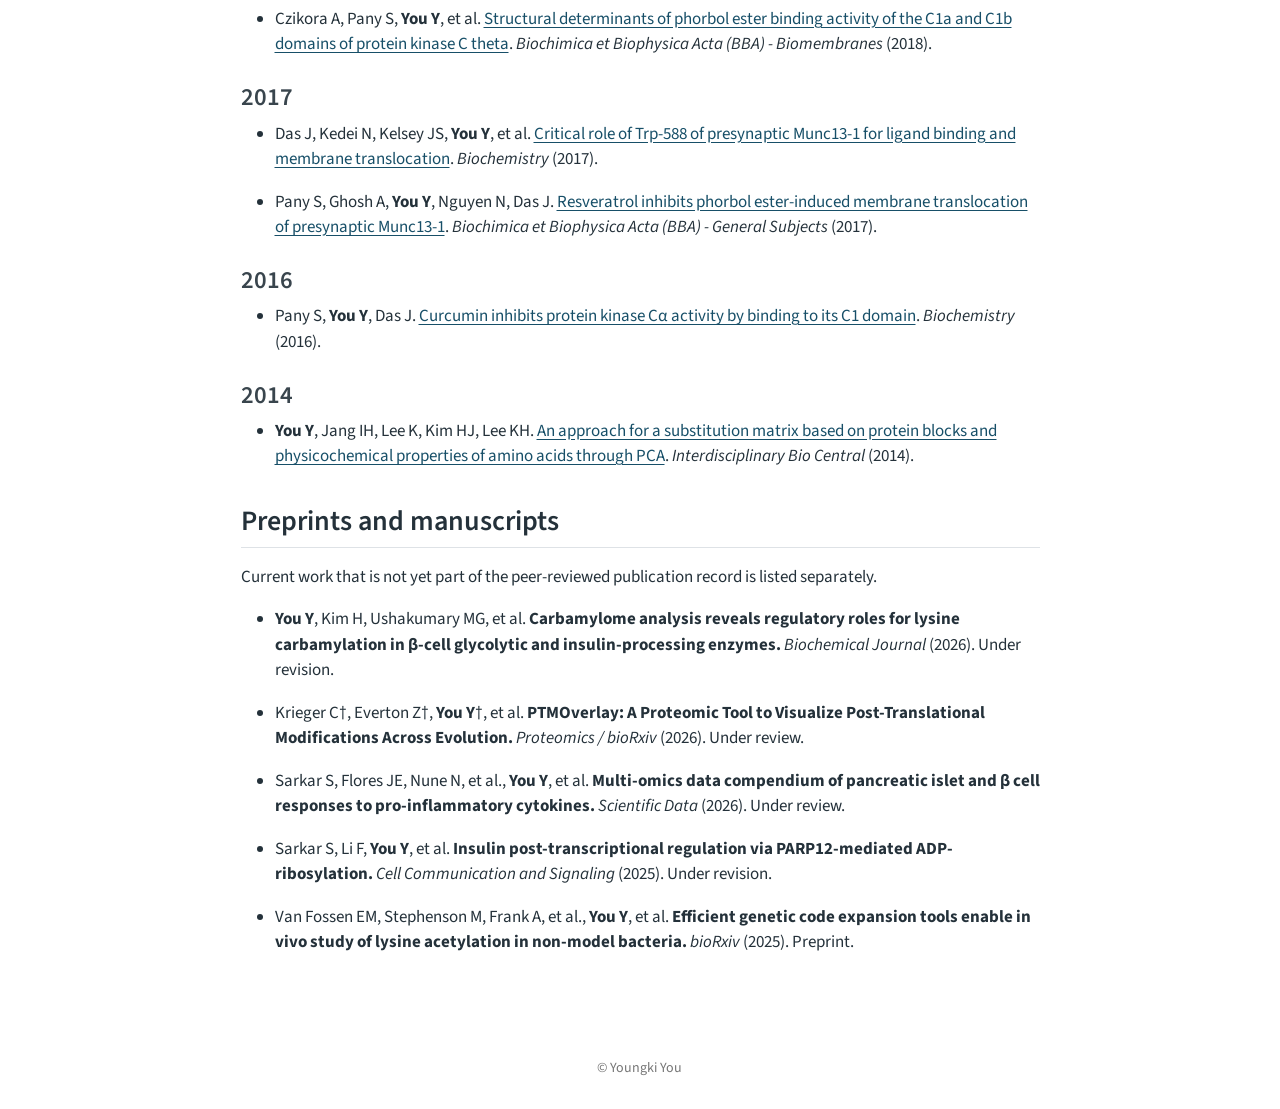
<file: docs/publications.html>
<!DOCTYPE html>
<html xmlns="http://www.w3.org/1999/xhtml" lang="en" xml:lang="en"><head>

<meta charset="utf-8">
<meta name="generator" content="quarto-1.10.18">

<meta name="viewport" content="width=device-width, initial-scale=1.0, user-scalable=yes">


<title>Publications – Youngki You, Ph.D.</title>
<style>
/* Default styles provided by pandoc.
** See https://pandoc.org/MANUAL.html#variables-for-html for config info.
*/
span.smallcaps{font-variant: small-caps;}
div.columns{display: flex; gap: 1.5em;}
div.column{flex: auto;}
@media screen {
div.columns{gap: min(4vw, 1.5em);}
div.column{overflow-x: auto;}
}
div.hanging-indent{margin-left: 1.5em; text-indent: -1.5em;}
ul.task-list{list-style: none;}
ul.task-list li input[type="checkbox"] {
  width: 0.8em;
  margin: 0 0.8em 0.2em -1em; /* quarto-specific, see https://github.com/quarto-dev/quarto-cli/issues/4556 */ 
  vertical-align: middle;
}
</style>


<script src="site_libs/quarto-nav/quarto-nav.js"></script>
<script src="site_libs/quarto-nav/headroom.min.js"></script>
<script src="site_libs/clipboard/clipboard.min.js"></script>
<script src="site_libs/quarto-search/autocomplete.umd.js"></script>
<script src="site_libs/quarto-search/fuse.min.js"></script>
<script src="site_libs/quarto-search/quarto-search.js"></script>
<meta name="quarto:offset" content="./">
<script src="site_libs/quarto-html/quarto.js" type="module"></script>
<script src="site_libs/quarto-html/tabsets/tabsets.js" type="module"></script>
<script src="site_libs/quarto-html/popper.min.js"></script>
<script src="site_libs/quarto-html/tippy.umd.min.js"></script>
<script src="site_libs/quarto-html/anchor.min.js"></script>
<link href="site_libs/quarto-html/tippy.css" rel="stylesheet">
<link href="site_libs/quarto-html/quarto-syntax-highlighting-64a204ab8560d761af7679ceaba22944.css" rel="stylesheet" id="quarto-text-highlighting-styles">
<script src="site_libs/bootstrap/bootstrap.min.js"></script>
<link href="site_libs/bootstrap/bootstrap-icons.css" rel="stylesheet">
<link href="site_libs/bootstrap/bootstrap-172ba59bd5e0b52282274ba0c0cc16fc.min.css" rel="stylesheet" append-hash="true" id="quarto-bootstrap" data-mode="light">
<script id="quarto-search-options" type="application/json">{
  "location": "navbar",
  "copy-button": false,
  "collapse-after": 3,
  "panel-placement": "end",
  "type": "overlay",
  "limit": 50,
  "keyboard-shortcut": [
    "f",
    "/",
    "s"
  ],
  "show-item-context": false,
  "language": {
    "search-no-results-text": "No results",
    "search-matching-documents-text": "matching documents",
    "search-copy-link-title": "Copy link to search",
    "search-hide-matches-text": "Hide additional matches",
    "search-more-match-text": "more match in this document",
    "search-more-matches-text": "more matches in this document",
    "search-clear-button-title": "Clear",
    "search-text-placeholder": "",
    "search-detached-cancel-button-title": "Cancel",
    "search-submit-button-title": "Submit",
    "search-label": "Search"
  }
}</script>


<link rel="stylesheet" href="styles.css">
</head>

<body class="nav-fixed fullcontent quarto-light">

<div id="quarto-search-results"></div>
  <header id="quarto-header" class="headroom fixed-top">
    <nav class="navbar navbar-expand-lg " data-bs-theme="dark">
      <div class="navbar-container container-fluid">
      <div class="navbar-brand-container mx-auto">
    <a class="navbar-brand" href="./index.html">
    <span class="navbar-title">Youngki You, Ph.D.</span>
    </a>
  </div>
            <div id="quarto-search" class="" title="Search"></div>
          <button class="navbar-toggler" type="button" data-bs-toggle="collapse" data-bs-target="#navbarCollapse" aria-controls="navbarCollapse" role="menu" aria-expanded="false" aria-label="Toggle navigation" onclick="if (window.quartoToggleHeadroom) { window.quartoToggleHeadroom(); }">
  <span class="navbar-toggler-icon"></span>
</button>
          <div class="collapse navbar-collapse" id="navbarCollapse">
            <ul class="navbar-nav navbar-nav-scroll me-auto">
  <li class="nav-item">
    <a class="nav-link" href="./index.html"> 
<span class="menu-text">Home</span></a>
  </li>  
  <li class="nav-item">
    <a class="nav-link" href="./research.html"> 
<span class="menu-text">Research</span></a>
  </li>  
  <li class="nav-item">
    <a class="nav-link active" href="./publications.html" aria-current="page"> 
<span class="menu-text">Publications</span></a>
  </li>  
  <li class="nav-item">
    <a class="nav-link" href="./cv.html"> 
<span class="menu-text">CV</span></a>
  </li>  
</ul>
          </div> <!-- /navcollapse -->
            <div class="quarto-navbar-tools">
</div>
      </div> <!-- /container-fluid -->
    </nav>
</header>
<!-- content -->
<div id="quarto-content" class="quarto-container page-columns page-rows-contents page-layout-article page-navbar">
<!-- sidebar -->
<!-- margin-sidebar -->
    
<!-- main -->
<main class="content" id="quarto-document-content">

<header id="title-block-header" class="quarto-title-block default">
<div class="quarto-title">
<h1 class="title">Publications</h1>
</div>



<div class="quarto-title-meta">

    
  
    
  </div>
  


</header>


<p><strong>24 peer-reviewed publications, including 10 first- or co-first-author papers</strong>, spanning structural biology, structural proteomics, post-translational modification biology, and quantitative proteomics.</p>
<p>† Equal contribution.</p>
<section id="selected-publications" class="level2">
<h2 class="anchored" data-anchor-id="selected-publications">Selected publications</h2>
<p>Representative publications highlighting the major research directions presented on this site.</p>
<section id="structural-regulation-and-molecular-recognition" class="level3">
<h3 class="anchored" data-anchor-id="structural-regulation-and-molecular-recognition">Structural regulation and molecular recognition</h3>
<ul>
<li><p><strong>You Y</strong>, Katti S, Yu B, Igumenova TI, Das J.<br>
<a href="https://doi.org/10.1021/acs.biochem.1c00165"><strong>Probing the diacylglycerol binding site of presynaptic Munc13-1</strong></a>.<br>
<em>Biochemistry</em> (2021), 60(16), 1286–1298.<br>
Integrated NMR, mutagenesis, cellular assays, docking, and molecular dynamics to define structural determinants of ligand binding and membrane recruitment in Munc13-1.</p></li>
<li><p>Neupane NP†, Mathews JT†, Lingaraju S†, <strong>You Y</strong>†, et al.<br>
<a href="https://doi.org/10.1021/acsomega.5c12348"><strong>Mitragynine and Morphine Stabilize Different Conformations of the µ-Opioid Receptor as Revealed by Molecular Dynamics Simulation Studies</strong></a>.<br>
<em>ACS Omega</em> (2026).<br>
Applied molecular docking and molecular dynamics to examine ligand-dependent conformational states of a neuronal signaling receptor.</p></li>
</ul>
</section>
<section id="structural-proteomics-and-protein-interactions" class="level3">
<h3 class="anchored" data-anchor-id="structural-proteomics-and-protein-interactions">Structural proteomics and protein interactions</h3>
<ul>
<li><p>Madison HJ, Dunn L, <strong>You Y</strong>, et al.<br>
<a href="https://doi.org/10.1042/BCJ20250372"><strong>Oligomeric assemblies of plant biotin carboxylase revealed by cryo-EM and cross-linking</strong></a>.<br>
<em>Biochemical Journal</em> (2026), 483, 803–817.<br>
Integrated XL-MS restraints with structural analysis to support higher-order models of biotin carboxylase assembly.</p></li>
<li><p>He Y, Song H, <strong>You Y</strong>, et al.<br>
<a href="https://doi.org/10.1016/j.jlr.2026.101113"><strong>A model of human APOA2 on HDL</strong></a>.<br>
<em>Journal of Lipid Research</em> (2026), 67(9), 101113.<br>
Used XL-MS-derived restraints to support structural modeling of APOA2 and its interactions with APOA1 on HDL.</p></li>
</ul>
</section>
<section id="post-translational-modification-biology" class="level3">
<h3 class="anchored" data-anchor-id="post-translational-modification-biology">Post-translational modification biology</h3>
<ul>
<li><p><strong>You Y</strong>†, Tsai C-F†, Patel R, et al.<br>
<a href="https://doi.org/10.1186/s12964-023-01257-3"><strong>Analysis of a macrophage carbamylated proteome reveals a function in post-translational modification crosstalk</strong></a>.<br>
<em>Cell Communication and Signaling</em> (2023), 21, 241.<br>
Integrated carbamylation, acetylation, and phosphorylation proteomics to investigate PTM crosstalk and the functional relationship between carbamylation and ubiquitin regulation.</p></li>
<li><p><strong>You Y</strong>, Sarkar S, Deiter C, et al.<br>
<a href="https://doi.org/10.1002/pmic.202400053"><strong>Reduction of Chemokine CXCL9 Expression by Omega-3 Fatty Acids via ADP-Ribosylhydrolase ARH3 in MIN6 Insulin-Producing Cells</strong></a>.<br>
<em>Proteomics</em> (2025), e202400053.<br>
Combined cell-based perturbation, quantitative proteomics, and functional analysis to investigate ARH3-dependent regulation of inflammatory CXCL9 signaling in pancreatic β cells.</p></li>
</ul>
</section>
</section>
<section id="peer-reviewed-publications" class="level2">
<h2 class="anchored" data-anchor-id="peer-reviewed-publications">Peer-reviewed publications</h2>
<section id="section" class="level3">
<h3 class="anchored" data-anchor-id="section">2026</h3>
<ul>
<li><p>He Y, Song H, <strong>You Y</strong>, et al.&nbsp;<a href="https://doi.org/10.1016/j.jlr.2026.101113">A model of human APOA2 on HDL</a>. <em>Journal of Lipid Research</em> (2026).</p></li>
<li><p>Madison HJ, Dunn L, <strong>You Y</strong>, et al.&nbsp;<a href="https://doi.org/10.1042/BCJ20250372">Oligomeric assemblies of plant biotin carboxylase revealed by cryo-EM and cross-linking</a>. <em>Biochemical Journal</em> (2026).</p></li>
<li><p>Neupane NP†, Mathews JT†, Lingaraju S†, <strong>You Y</strong>†, et al.&nbsp;<a href="https://doi.org/10.1021/acsomega.5c12348">Mitragynine and Morphine Stabilize Different Conformations of the µ-Opioid Receptor as Revealed by Molecular Dynamics Simulation Studies</a>. <em>ACS Omega</em> (2026).</p></li>
<li><p>Powell SM, <strong>You Y</strong>, Ogbu CP, Melchior JT. <a href="https://doi.org/10.1007/s11883-026-01405-3">The structural and functional journey of Apolipoprotein A-I through the human body</a>. <em>Current Atherosclerosis Reports</em> (2026).</p></li>
</ul>
</section>
<section id="section-1" class="level3">
<h3 class="anchored" data-anchor-id="section-1">2025</h3>
<ul>
<li><p>Dakup PP, Diaz Ludovico I, <strong>You Y</strong>, et al.&nbsp;<a href="https://doi.org/10.1002/pmic.70036">Challenges and opportunities in state-of-the-art proteomics analysis for biomarker development from plasma extracellular vesicles</a>. <em>Proteomics</em> (2025).</p></li>
<li><p><strong>You Y</strong>, Many G, Nakayasu ES. <a href="https://doi.org/10.3389/frans.2024.1512573">Protein carbamylation and proteomics: from artifacts to elucidation of biological functions</a>. <em>Frontiers in Analytical Science</em> (2025).</p></li>
</ul>
</section>
<section id="section-2" class="level3">
<h3 class="anchored" data-anchor-id="section-2">2024</h3>
<ul>
<li><p><strong>You Y</strong>, Sarkar S, Deiter C, et al.&nbsp;<a href="https://doi.org/10.1002/pmic.202400053">Reduction of Chemokine CXCL9 Expression by Omega-3 Fatty Acids via ADP-Ribosylhydrolase ARH3 in MIN6 Insulin-Producing Cells</a>. <em>Proteomics</em> (2024).</p></li>
<li><p>Sarkar S, Morris J, <strong>You Y</strong>, et al.&nbsp;<a href="https://doi.org/10.1016/j.jlr.2024.100686">APOA2 increases cholesterol efflux capacity to plasma HDL by displacing the C-terminus of resident APOA1</a>. <em>Journal of Lipid Research</em> (2024).</p></li>
<li><p>Sarkar S, Zheng X, Clair G, Kwon YM, <strong>You Y</strong>, et al.&nbsp;<a href="https://doi.org/10.1016/j.molmed.2024.07.009">Exploring new frontiers in type 1 diabetes through advanced mass-spectrometry-based molecular measurements</a>. <em>Trends in Molecular Medicine</em> (2024).</p></li>
<li><p>Walukiewicz HE, Farris Y, Burnet MC, Feid SC, <strong>You Y</strong>, et al.&nbsp;<a href="https://doi.org/10.1128/mbio.01773-24">Regulation of bacterial stringent response by an evolutionarily conserved ribosomal protein L11 methylation</a>. <em>mBio</em> (2024).</p></li>
</ul>
</section>
<section id="section-3" class="level3">
<h3 class="anchored" data-anchor-id="section-3">2023</h3>
<ul>
<li><p><strong>You Y</strong>†, Tsai C-F†, Patel R, et al.&nbsp;<a href="https://doi.org/10.1186/s12964-023-01257-3">Analysis of a macrophage carbamylated proteome reveals a function in post-translational modification crosstalk</a>. <em>Cell Communication and Signaling</em> (2023).</p></li>
<li><p>Das J†, <strong>You Y</strong>†, Mathukumalli K, Ann J, Lee J, et al.&nbsp;<a href="https://doi.org/10.1021/acs.biochem.3c00375">Activation of Munc13-1 by Diacylglycerol (DAG)-Lactones</a>. <em>Biochemistry</em> (2023).</p></li>
<li><p><strong>You Y</strong>, Mathukumalli K, Das J. <a href="https://doi.org/10.1080/07391102.2022.2163699">Comparison of the ligand binding site of C1 domains: a molecular dynamics simulation study of the C1 domain–phorbol 13-acetate–membrane system</a>. <em>Journal of Biomolecular Structure and Dynamics</em> (2023).</p></li>
<li><p>Vallejo MC, Sarkar S, Elliott EC, Henry HR, Powell SM, Diaz Ludovico I, <strong>You Y</strong>, et al.&nbsp;<a href="https://doi.org/10.1038/s41597-023-02748-1">A proteomic meta-analysis refinement of plasma extracellular vesicles</a>. <em>Scientific Data</em> (2023).</p></li>
</ul>
</section>
<section id="section-4" class="level3">
<h3 class="anchored" data-anchor-id="section-4">2021</h3>
<ul>
<li><p><strong>You Y</strong>, Das J. <a href="https://doi.org/10.1080/07391102.2021.2001375">Molecular dynamics simulation studies on binding of activator and inhibitor to Munc13-1 C1 in the presence of membrane</a>. <em>Journal of Biomolecular Structure and Dynamics</em> (2021).</p></li>
<li><p>Khan TK, <strong>You Y</strong>, Nelson TJ, Kundu S, Pramanik SK, et al.&nbsp;<a href="https://doi.org/10.1080/07391102.2021.1911853">Modulation of proteasome activity by curcumin and didemethylcurcumin</a>. <em>Journal of Biomolecular Structure and Dynamics</em> (2021).</p></li>
<li><p><strong>You Y</strong>, Katti S, Yu B, Igumenova TI, Das J. <a href="https://doi.org/10.1021/acs.biochem.1c00165">Probing the diacylglycerol binding site of presynaptic Munc13-1</a>. <em>Biochemistry</em> (2021).</p></li>
</ul>
</section>
<section id="section-5" class="level3">
<h3 class="anchored" data-anchor-id="section-5">2020</h3>
<ul>
<li><strong>You Y</strong>, Das J. <a href="https://doi.org/10.1111/acer.14363">Effect of ethanol on Munc13-1 C1 in membrane: A Molecular Dynamics Simulation Study</a>. <em>Alcoholism: Clinical and Experimental Research</em> (2020).</li>
</ul>
</section>
<section id="section-6" class="level3">
<h3 class="anchored" data-anchor-id="section-6">2019</h3>
<ul>
<li>Blanco FA, Czikora A, Kedei N, <strong>You Y</strong>, et al.&nbsp;<a href="https://doi.org/10.1021/acs.biochem.9b00427">Munc13 is a molecular target of bryostatin 1</a>. <em>Biochemistry</em> (2019).</li>
</ul>
</section>
<section id="section-7" class="level3">
<h3 class="anchored" data-anchor-id="section-7">2018</h3>
<ul>
<li>Czikora A, Pany S, <strong>You Y</strong>, et al.&nbsp;<a href="https://doi.org/10.1016/j.bbamem.2018.01.007">Structural determinants of phorbol ester binding activity of the C1a and C1b domains of protein kinase C theta</a>. <em>Biochimica et Biophysica Acta (BBA) - Biomembranes</em> (2018).</li>
</ul>
</section>
<section id="section-8" class="level3">
<h3 class="anchored" data-anchor-id="section-8">2017</h3>
<ul>
<li><p>Das J, Kedei N, Kelsey JS, <strong>You Y</strong>, et al.&nbsp;<a href="https://doi.org/10.1021/acs.biochem.7b00764">Critical role of Trp-588 of presynaptic Munc13-1 for ligand binding and membrane translocation</a>. <em>Biochemistry</em> (2017).</p></li>
<li><p>Pany S, Ghosh A, <strong>You Y</strong>, Nguyen N, Das J. <a href="https://doi.org/10.1016/j.bbagen.2017.07.006">Resveratrol inhibits phorbol ester-induced membrane translocation of presynaptic Munc13-1</a>. <em>Biochimica et Biophysica Acta (BBA) - General Subjects</em> (2017).</p></li>
</ul>
</section>
<section id="section-9" class="level3">
<h3 class="anchored" data-anchor-id="section-9">2016</h3>
<ul>
<li>Pany S, <strong>You Y</strong>, Das J. <a href="https://doi.org/10.1021/acs.biochem.6b00932">Curcumin inhibits protein kinase Cα activity by binding to its C1 domain</a>. <em>Biochemistry</em> (2016).</li>
</ul>
</section>
<section id="section-10" class="level3">
<h3 class="anchored" data-anchor-id="section-10">2014</h3>
<ul>
<li><strong>You Y</strong>, Jang IH, Lee K, Kim HJ, Lee KH. <a href="https://doi.org/10.4051/ibc.2014.6.4.0003">An approach for a substitution matrix based on protein blocks and physicochemical properties of amino acids through PCA</a>. <em>Interdisciplinary Bio Central</em> (2014).</li>
</ul>
</section>
</section>
<section id="preprints-and-manuscripts" class="level2">
<h2 class="anchored" data-anchor-id="preprints-and-manuscripts">Preprints and manuscripts</h2>
<p>Current work that is not yet part of the peer-reviewed publication record is listed separately.</p>
<ul>
<li><p><strong>You Y</strong>, Kim H, Ushakumary MG, et al.&nbsp;<strong>Carbamylome analysis reveals regulatory roles for lysine carbamylation in β-cell glycolytic and insulin-processing enzymes.</strong> <em>Biochemical Journal</em> (2026). Under revision.</p></li>
<li><p>Krieger C†, Everton Z†, <strong>You Y</strong>†, et al.&nbsp;<strong>PTMOverlay: A Proteomic Tool to Visualize Post-Translational Modifications Across Evolution.</strong> <em>Proteomics / bioRxiv</em> (2026). Under review.</p></li>
<li><p>Sarkar S, Flores JE, Nune N, et al., <strong>You Y</strong>, et al.&nbsp;<strong>Multi-omics data compendium of pancreatic islet and β cell responses to pro-inflammatory cytokines.</strong> <em>Scientific Data</em> (2026). Under review.</p></li>
<li><p>Sarkar S, Li F, <strong>You Y</strong>, et al.&nbsp;<strong>Insulin post-transcriptional regulation via PARP12-mediated ADP-ribosylation.</strong> <em>Cell Communication and Signaling</em> (2025). Under revision.</p></li>
<li><p>Van Fossen EM, Stephenson M, Frank A, et al., <strong>You Y</strong>, et al.&nbsp;<strong>Efficient genetic code expansion tools enable in vivo study of lysine acetylation in non-model bacteria.</strong> <em>bioRxiv</em> (2025). Preprint.</p></li>
</ul>


</section>

</main> <!-- /main -->
<script id="quarto-html-after-body" type="application/javascript">
  window.document.addEventListener("DOMContentLoaded", function (event) {
    const icon = "";
    const anchorJS = new window.AnchorJS();
    anchorJS.options = {
      placement: 'right',
      icon: icon
    };
    anchorJS.add('.anchored');
    const isCodeAnnotation = (el) => {
      for (const clz of el.classList) {
        if (clz.startsWith('code-annotation-')) {                     
          return true;
        }
      }
      return false;
    }
    const onCopySuccess = function(e) {
      // button target
      const button = e.trigger;
      // don't keep focus
      button.blur();
      // flash "checked"
      button.classList.add('code-copy-button-checked');
      var currentTitle = button.getAttribute("title");
      button.setAttribute("title", "Copied!");
      let tooltip;
      if (window.bootstrap) {
        button.setAttribute("data-bs-toggle", "tooltip");
        button.setAttribute("data-bs-placement", "left");
        button.setAttribute("data-bs-title", "Copied!");
        tooltip = new bootstrap.Tooltip(button, 
          { trigger: "manual", 
            customClass: "code-copy-button-tooltip",
            offset: [0, -8]});
        tooltip.show();    
      }
      setTimeout(function() {
        if (tooltip) {
          tooltip.hide();
          button.removeAttribute("data-bs-title");
          button.removeAttribute("data-bs-toggle");
          button.removeAttribute("data-bs-placement");
        }
        button.setAttribute("title", currentTitle);
        button.classList.remove('code-copy-button-checked');
      }, 1000);
      // clear code selection
      e.clearSelection();
    }
    const getTextToCopy = function(trigger) {
      const outerScaffold = trigger.parentElement.cloneNode(true);
      const codeEl = outerScaffold.querySelector('code');
      for (const childEl of codeEl.children) {
        if (isCodeAnnotation(childEl)) {
          childEl.remove();
        }
      }
      return codeEl.innerText;
    }
    const clipboard = new window.ClipboardJS('.code-copy-button:not([data-in-quarto-modal])', {
      text: getTextToCopy
    });
    clipboard.on('success', onCopySuccess);
    if (window.document.getElementById('quarto-embedded-source-code-modal')) {
      const clipboardModal = new window.ClipboardJS('.code-copy-button[data-in-quarto-modal]', {
        text: getTextToCopy,
        container: window.document.getElementById('quarto-embedded-source-code-modal')
      });
      clipboardModal.on('success', onCopySuccess);
    }
      var localhostRegex = new RegExp(/^(?:http|https):\/\/localhost\:?[0-9]*\//);
      var mailtoRegex = new RegExp(/^mailto:/);
        var filterRegex = new RegExp('/' + window.location.host + '/');
      var isInternal = (href) => {
          return filterRegex.test(href) || localhostRegex.test(href) || mailtoRegex.test(href);
      }
      // Inspect non-navigation links and adorn them if external
     var links = window.document.querySelectorAll('a[href]:not(.nav-link):not(.navbar-brand):not(.toc-action):not(.sidebar-link):not(.sidebar-item-toggle):not(.pagination-link):not(.no-external):not([aria-hidden]):not(.dropdown-item):not(.quarto-navigation-tool):not(.about-link)');
      for (var i=0; i<links.length; i++) {
        const link = links[i];
        if (!isInternal(link.href)) {
          // undo the damage that might have been done by quarto-nav.js in the case of
          // links that we want to consider external
          if (link.dataset.originalHref !== undefined) {
            link.href = link.dataset.originalHref;
          }
            // target, if specified
            link.setAttribute("target", "_blank");
            if (link.getAttribute("rel") === null) {
              link.setAttribute("rel", "noopener");
            }
        }
      }
    function tippyHover(el, contentFn, onTriggerFn, onUntriggerFn) {
      const config = {
        allowHTML: true,
        maxWidth: 500,
        delay: 100,
        arrow: false,
        appendTo: function(el) {
            return el.parentElement;
        },
        interactive: true,
        interactiveBorder: 10,
        theme: 'quarto',
        placement: 'bottom-start',
      };
      if (contentFn) {
        config.content = contentFn;
      }
      if (onTriggerFn) {
        config.onTrigger = onTriggerFn;
      }
      if (onUntriggerFn) {
        config.onUntrigger = onUntriggerFn;
      }
      window.tippy(el, config); 
    }
    const noterefs = window.document.querySelectorAll('a[role="doc-noteref"]');
    for (var i=0; i<noterefs.length; i++) {
      const ref = noterefs[i];
      tippyHover(ref, function() {
        // use id or data attribute instead here
        let href = ref.getAttribute('data-footnote-href') || ref.getAttribute('href');
        try { href = new URL(href).hash; } catch {}
        const id = href.replace(/^#\/?/, "");
        const note = window.document.getElementById(id);
        if (note) {
          return note.innerHTML;
        } else {
          return "";
        }
      });
    }
    const xrefs = window.document.querySelectorAll('a.quarto-xref');
    const processXRef = (id, note) => {
      // Strip column container classes
      const stripColumnClz = (el) => {
        el.classList.remove("page-full", "page-columns");
        if (el.children) {
          for (const child of el.children) {
            stripColumnClz(child);
          }
        }
      }
      stripColumnClz(note)
      if (id === null || id.startsWith('sec-')) {
        // Special case sections, only their first couple elements
        const container = document.createElement("div");
        if (note.children && note.children.length > 2) {
          container.appendChild(note.children[0].cloneNode(true));
          for (let i = 1; i < note.children.length; i++) {
            const child = note.children[i];
            if (child.tagName === "P" && child.innerText === "") {
              continue;
            } else {
              container.appendChild(child.cloneNode(true));
              break;
            }
          }
          if (window.Quarto?.typesetMath) {
            window.Quarto.typesetMath(container);
          }
          return container.innerHTML
        } else {
          if (window.Quarto?.typesetMath) {
            window.Quarto.typesetMath(note);
          }
          return note.innerHTML;
        }
      } else {
        // Remove any anchor links if they are present
        const anchorLink = note.querySelector('a.anchorjs-link');
        if (anchorLink) {
          anchorLink.remove();
        }
        if (window.Quarto?.typesetMath) {
          window.Quarto.typesetMath(note);
        }
        if (note.classList.contains("callout")) {
          return note.outerHTML;
        } else {
          return note.innerHTML;
        }
      }
    }
    for (var i=0; i<xrefs.length; i++) {
      const xref = xrefs[i];
      tippyHover(xref, undefined, function(instance) {
        instance.disable();
        let url = xref.getAttribute('href');
        let hash = undefined; 
        if (url.startsWith('#')) {
          hash = url;
        } else {
          try { hash = new URL(url).hash; } catch {}
        }
        if (hash) {
          const id = hash.replace(/^#\/?/, "");
          const note = window.document.getElementById(id);
          if (note !== null) {
            try {
              const html = processXRef(id, note.cloneNode(true));
              instance.setContent(html);
            } finally {
              instance.enable();
              instance.show();
            }
          } else {
            // See if we can fetch this
            fetch(url.split('#')[0])
            .then(res => res.text())
            .then(html => {
              const parser = new DOMParser();
              const htmlDoc = parser.parseFromString(html, "text/html");
              const note = htmlDoc.getElementById(id);
              if (note !== null) {
                const html = processXRef(id, note);
                instance.setContent(html);
              } 
            }).finally(() => {
              instance.enable();
              instance.show();
            });
          }
        } else {
          // See if we can fetch a full url (with no hash to target)
          // This is a special case and we should probably do some content thinning / targeting
          fetch(url)
          .then(res => res.text())
          .then(html => {
            const parser = new DOMParser();
            const htmlDoc = parser.parseFromString(html, "text/html");
            const note = htmlDoc.querySelector('main.content');
            if (note !== null) {
              // This should only happen for chapter cross references
              // (since there is no id in the URL)
              // remove the first header
              if (note.children.length > 0 && note.children[0].tagName === "HEADER") {
                note.children[0].remove();
              }
              const html = processXRef(null, note);
              instance.setContent(html);
            } 
          }).finally(() => {
            instance.enable();
            instance.show();
          });
        }
      }, function(instance) {
      });
    }
        let selectedAnnoteEl;
        const selectorForAnnotation = ( cell, annotation) => {
          let cellAttr = 'data-code-cell="' + cell + '"';
          let lineAttr = 'data-code-annotation="' +  annotation + '"';
          const selector = 'span[' + cellAttr + '][' + lineAttr + ']';
          return selector;
        }
        const selectCodeLines = (annoteEl) => {
          const doc = window.document;
          const targetCell = annoteEl.getAttribute("data-target-cell");
          const targetAnnotation = annoteEl.getAttribute("data-target-annotation");
          const annoteSpan = window.document.querySelector(selectorForAnnotation(targetCell, targetAnnotation));
          const lines = annoteSpan.getAttribute("data-code-lines").split(",");
          const lineIds = lines.map((line) => {
            return targetCell + "-" + line;
          })
          let top = null;
          let height = null;
          let parent = null;
          if (lineIds.length > 0) {
              //compute the position of the single el (top and bottom and make a div)
              const el = window.document.getElementById(lineIds[0]);
              top = el.offsetTop;
              height = el.offsetHeight;
              parent = el.parentElement.parentElement;
            if (lineIds.length > 1) {
              const lastEl = window.document.getElementById(lineIds[lineIds.length - 1]);
              const bottom = lastEl.offsetTop + lastEl.offsetHeight;
              height = bottom - top;
            }
            if (top !== null && height !== null && parent !== null) {
              // cook up a div (if necessary) and position it 
              let div = window.document.getElementById("code-annotation-line-highlight");
              if (div === null) {
                div = window.document.createElement("div");
                div.setAttribute("id", "code-annotation-line-highlight");
                div.style.position = 'absolute';
                parent.appendChild(div);
              }
              div.style.top = top - 2 + "px";
              div.style.height = height + 4 + "px";
              div.style.left = 0;
              let gutterDiv = window.document.getElementById("code-annotation-line-highlight-gutter");
              if (gutterDiv === null) {
                gutterDiv = window.document.createElement("div");
                gutterDiv.setAttribute("id", "code-annotation-line-highlight-gutter");
                gutterDiv.style.position = 'absolute';
                const codeCell = window.document.getElementById(targetCell);
                const gutter = codeCell.querySelector('.code-annotation-gutter');
                gutter.appendChild(gutterDiv);
              }
              gutterDiv.style.top = top - 2 + "px";
              gutterDiv.style.height = height + 4 + "px";
            }
            selectedAnnoteEl = annoteEl;
          }
        };
        const unselectCodeLines = () => {
          const elementsIds = ["code-annotation-line-highlight", "code-annotation-line-highlight-gutter"];
          elementsIds.forEach((elId) => {
            const div = window.document.getElementById(elId);
            if (div) {
              div.remove();
            }
          });
          selectedAnnoteEl = undefined;
        };
          // Handle positioning of the toggle
      window.addEventListener(
        "resize",
        throttle(() => {
          elRect = undefined;
          if (selectedAnnoteEl) {
            selectCodeLines(selectedAnnoteEl);
          }
        }, 10)
      );
      function throttle(fn, ms) {
      let throttle = false;
      let timer;
        return (...args) => {
          if(!throttle) { // first call gets through
              fn.apply(this, args);
              throttle = true;
          } else { // all the others get throttled
              if(timer) clearTimeout(timer); // cancel #2
              timer = setTimeout(() => {
                fn.apply(this, args);
                timer = throttle = false;
              }, ms);
          }
        };
      }
        // Attach click handler to the DT
        const annoteDls = window.document.querySelectorAll('dt[data-target-cell]');
        for (const annoteDlNode of annoteDls) {
          annoteDlNode.addEventListener('click', (event) => {
            const clickedEl = event.target;
            if (clickedEl !== selectedAnnoteEl) {
              unselectCodeLines();
              const activeEl = window.document.querySelector('dt[data-target-cell].code-annotation-active');
              if (activeEl) {
                activeEl.classList.remove('code-annotation-active');
              }
              selectCodeLines(clickedEl);
              clickedEl.classList.add('code-annotation-active');
            } else {
              // Unselect the line
              unselectCodeLines();
              clickedEl.classList.remove('code-annotation-active');
            }
          });
        }
    const findCites = (el) => {
      const parentEl = el.parentElement;
      if (parentEl) {
        const cites = parentEl.dataset.cites;
        if (cites) {
          return {
            el,
            cites: cites.split(' ')
          };
        } else {
          return findCites(el.parentElement)
        }
      } else {
        return undefined;
      }
    };
    var bibliorefs = window.document.querySelectorAll('a[role="doc-biblioref"]');
    for (var i=0; i<bibliorefs.length; i++) {
      const ref = bibliorefs[i];
      const citeInfo = findCites(ref);
      if (citeInfo) {
        tippyHover(citeInfo.el, function() {
          var popup = window.document.createElement('div');
          citeInfo.cites.forEach(function(cite) {
            var citeDiv = window.document.createElement('div');
            citeDiv.classList.add('hanging-indent');
            citeDiv.classList.add('csl-entry');
            var biblioDiv = window.document.getElementById('ref-' + cite);
            if (biblioDiv) {
              citeDiv.innerHTML = biblioDiv.innerHTML;
            }
            popup.appendChild(citeDiv);
          });
          return popup.innerHTML;
        });
      }
    }
  });
  </script>
</div> <!-- /content -->
<footer class="footer">
  <div class="nav-footer">
    <div class="nav-footer-left">
      &nbsp;
    </div>   
    <div class="nav-footer-center">
<p>© Youngki You</p>
</div>
    <div class="nav-footer-right">
      &nbsp;
    </div>
  </div>
</footer>




</body></html>
</file>
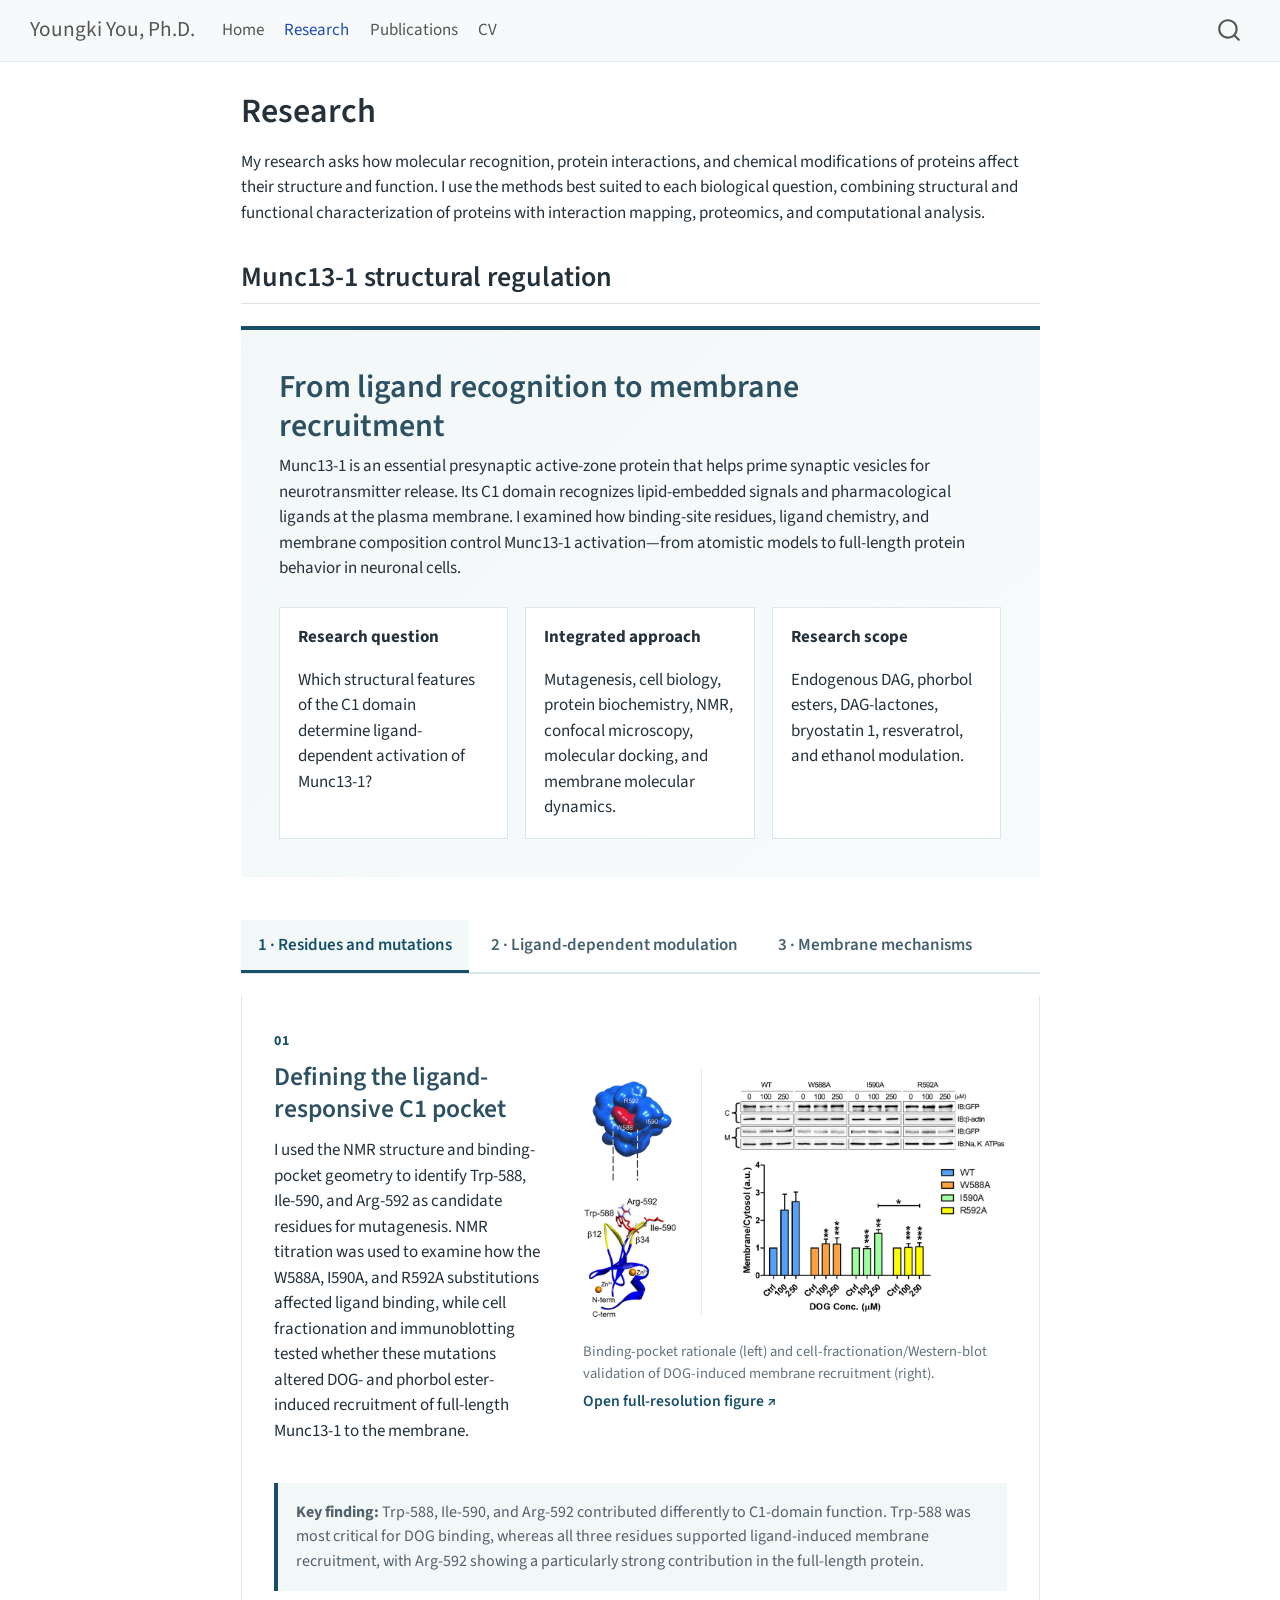
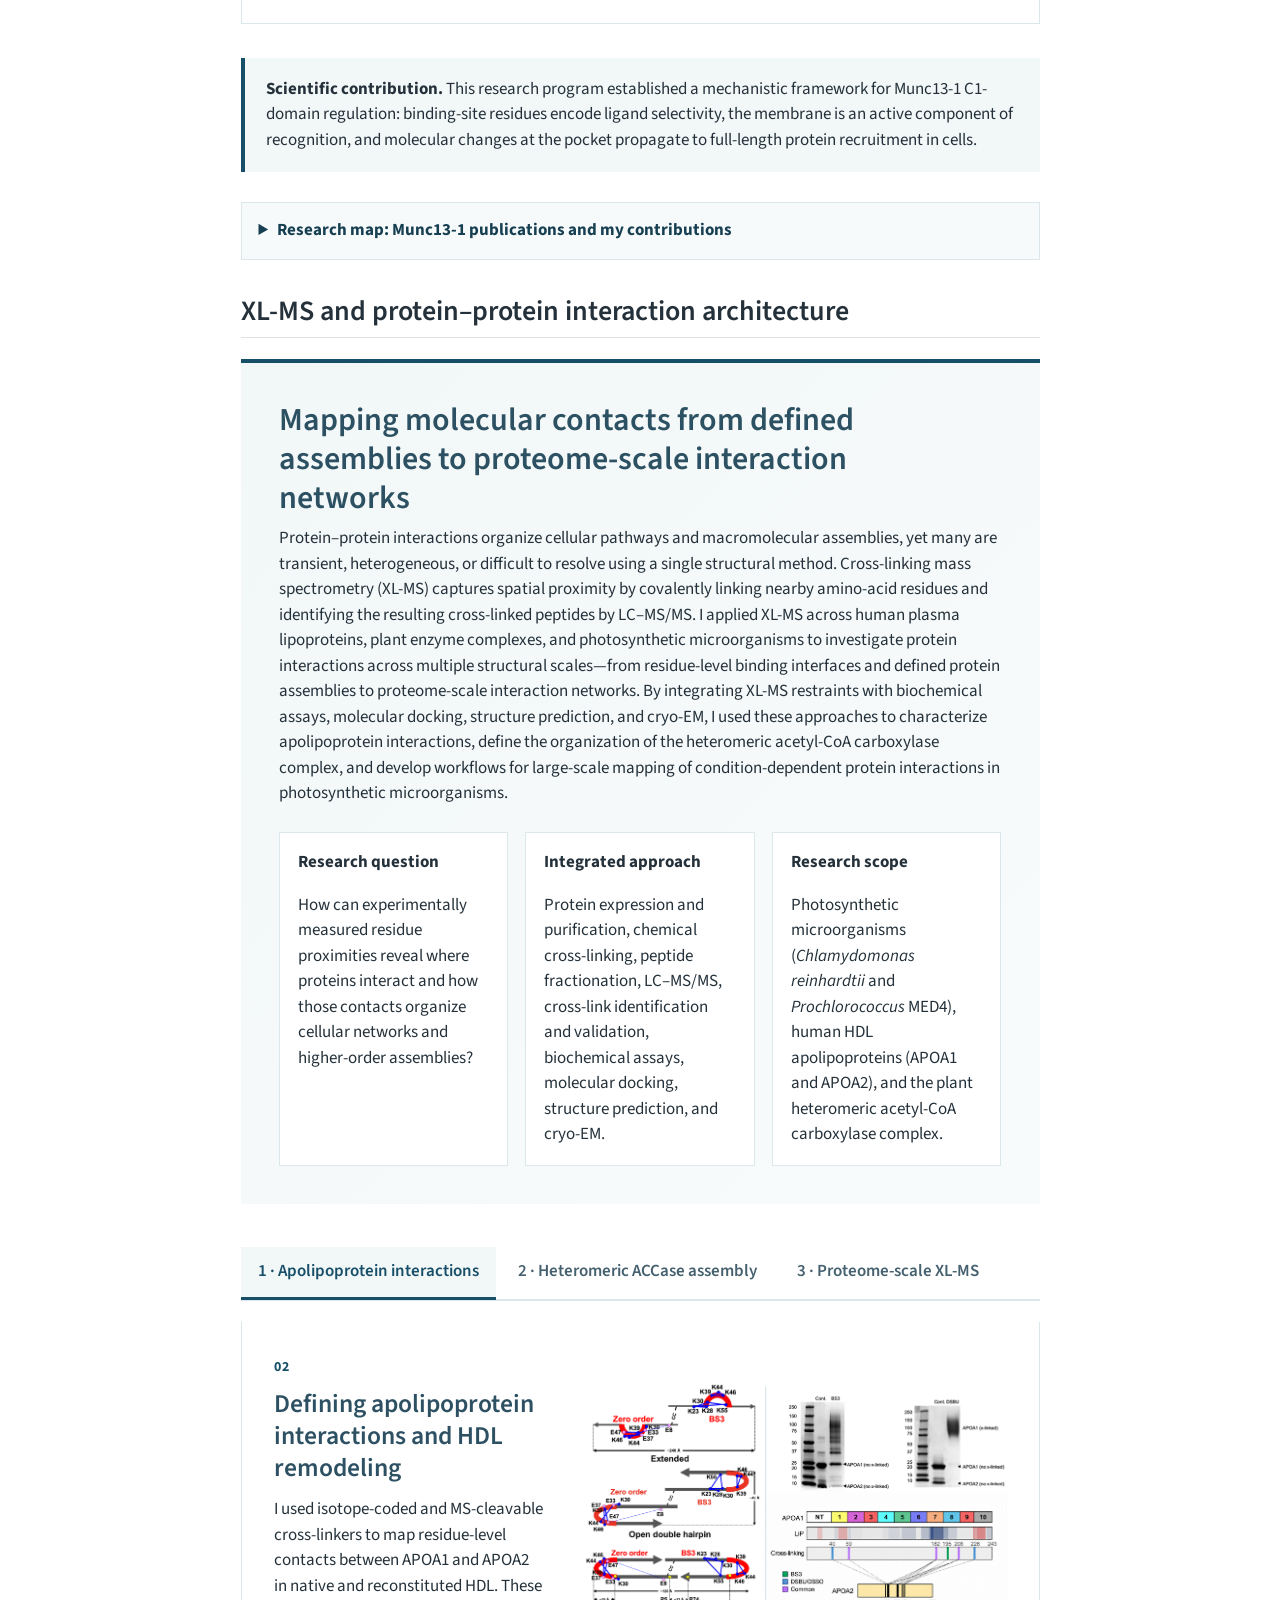
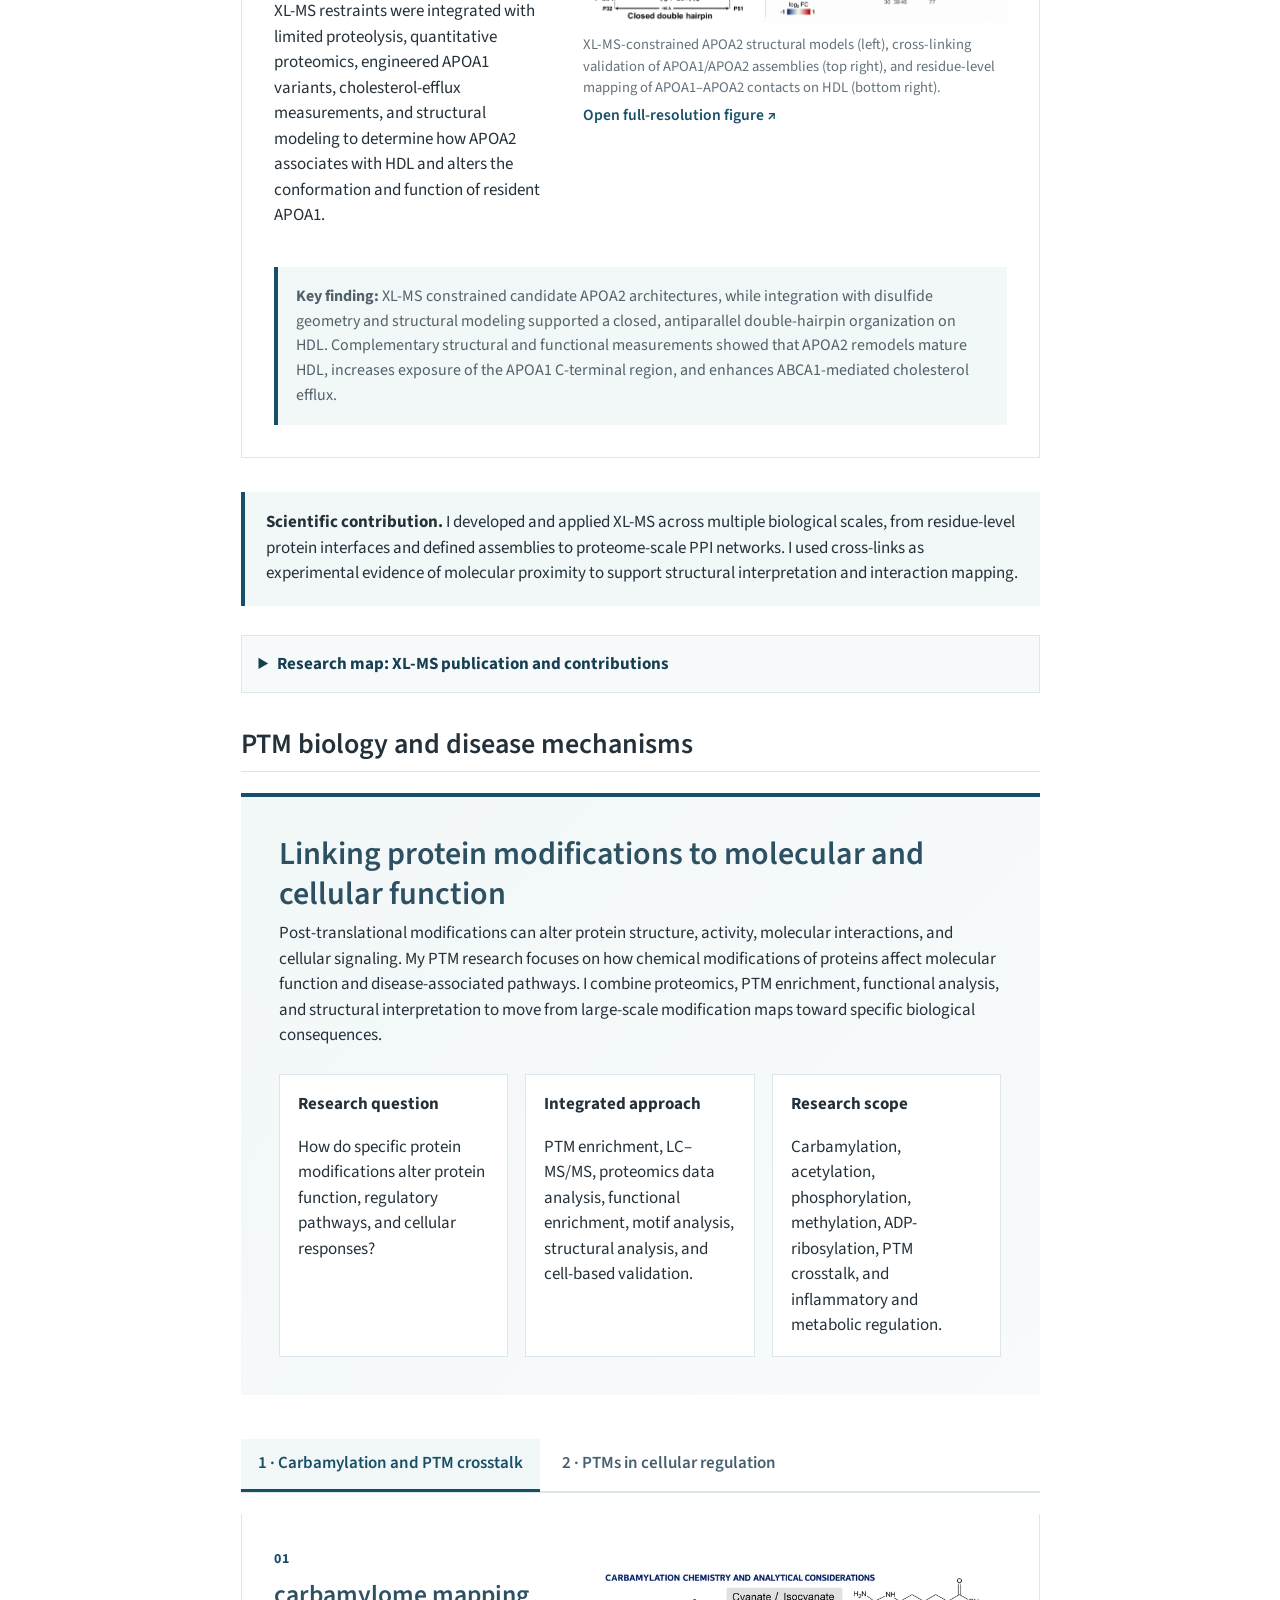
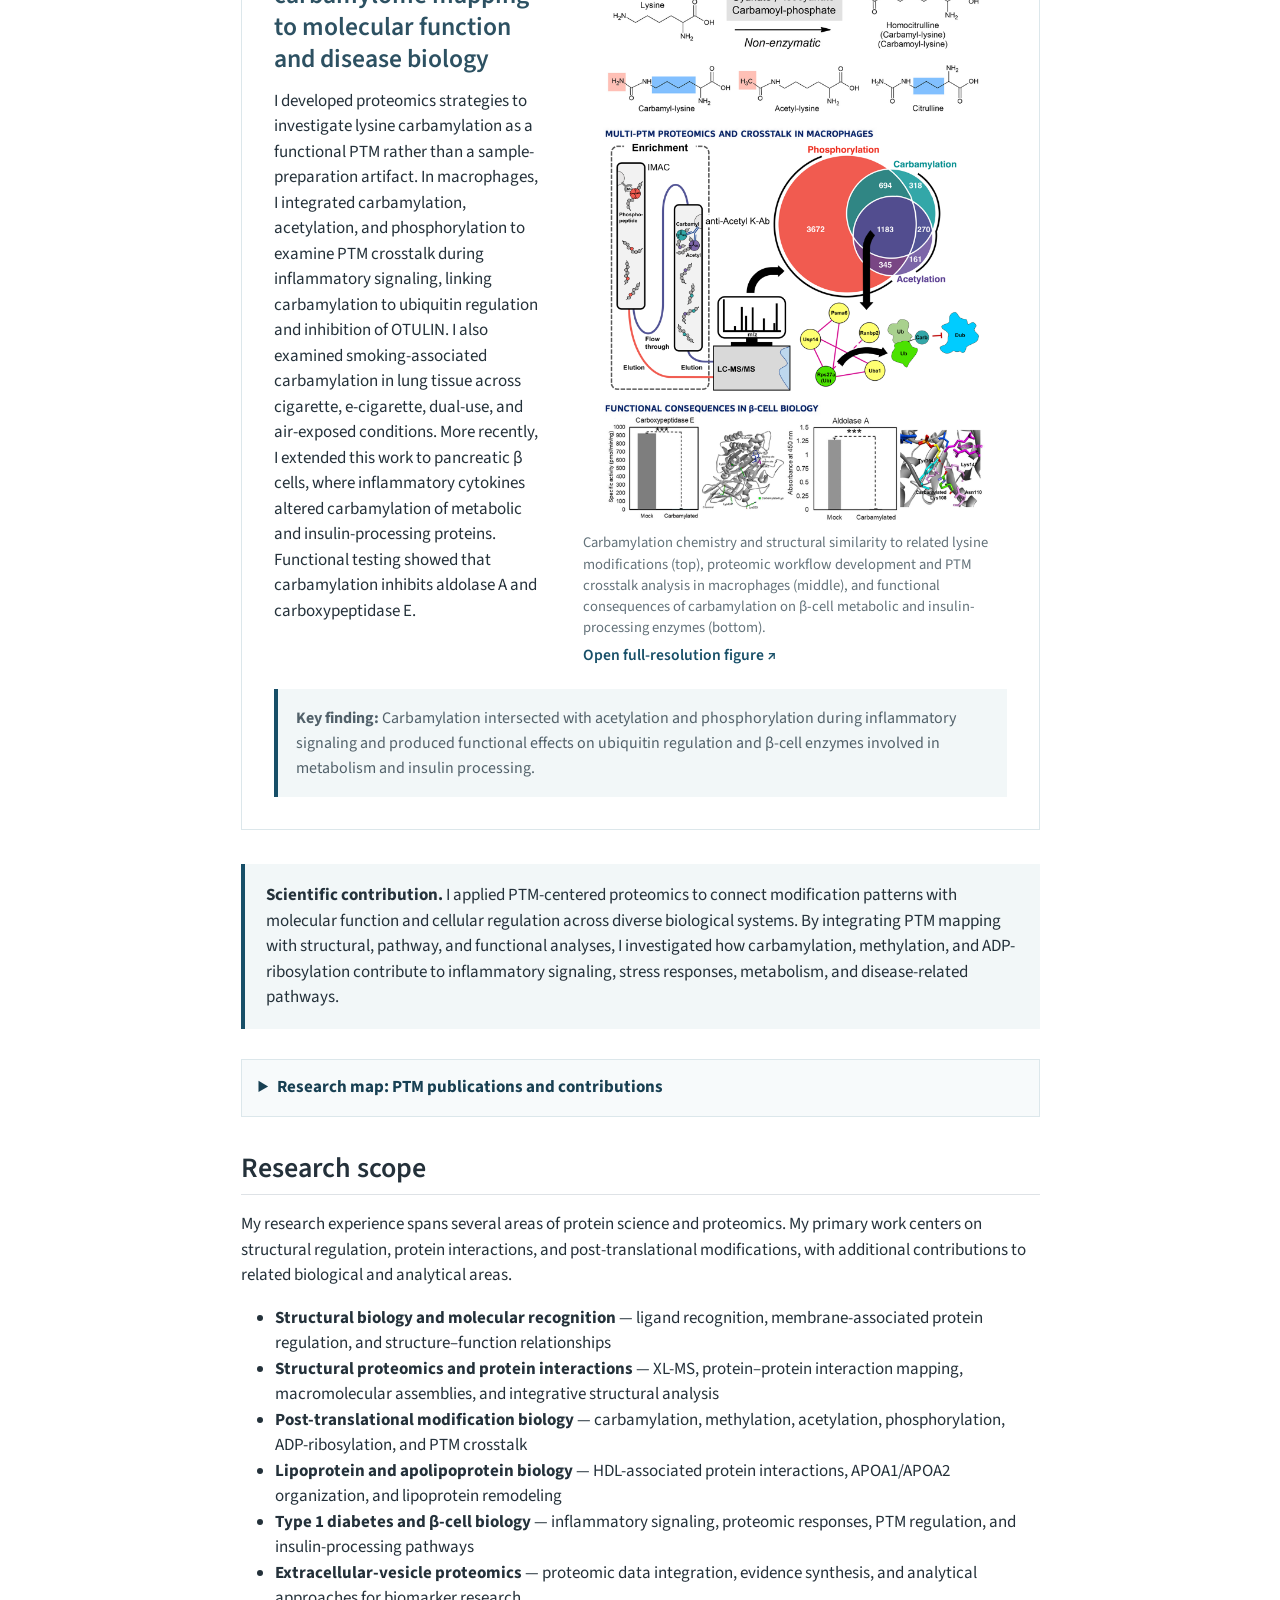
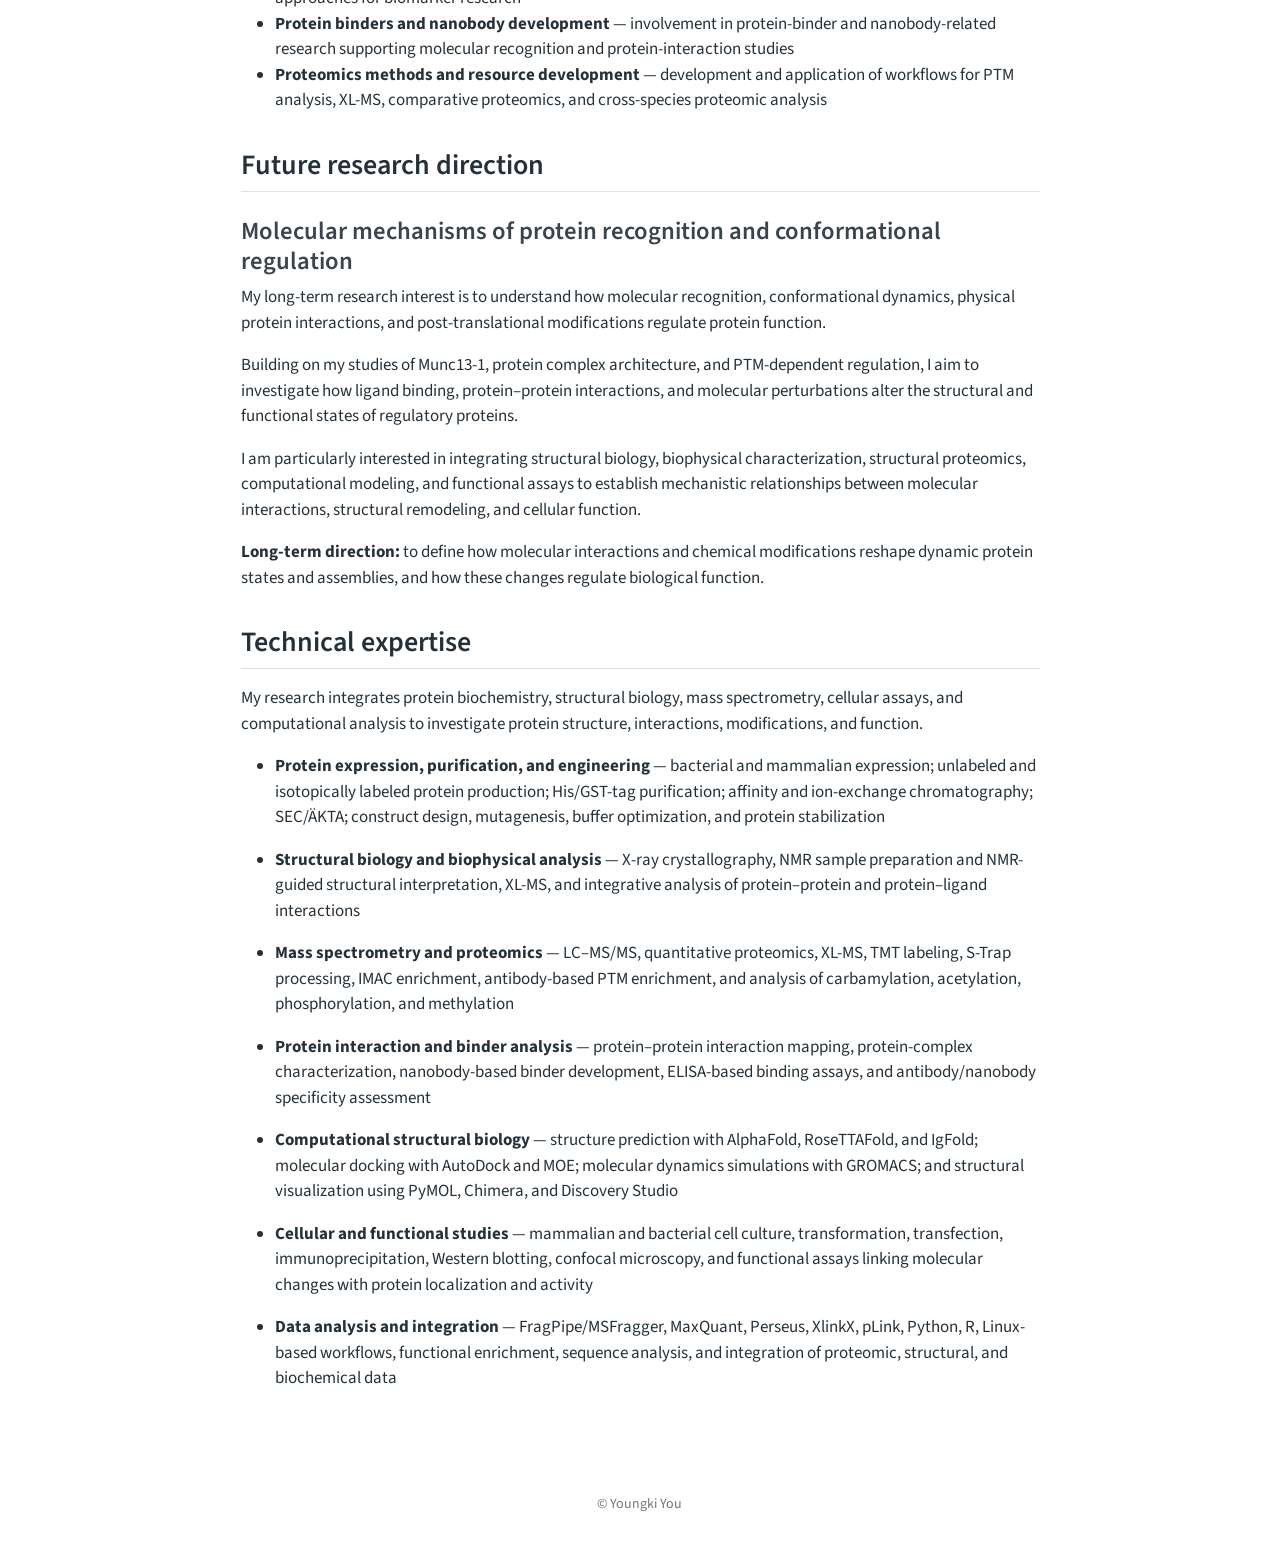
<file: docs/research.html>
<!DOCTYPE html>
<html xmlns="http://www.w3.org/1999/xhtml" lang="en" xml:lang="en"><head>

<meta charset="utf-8">
<meta name="generator" content="quarto-1.10.18">

<meta name="viewport" content="width=device-width, initial-scale=1.0, user-scalable=yes">


<title>Research – Youngki You, Ph.D.</title>
<style>
/* Default styles provided by pandoc.
** See https://pandoc.org/MANUAL.html#variables-for-html for config info.
*/
span.smallcaps{font-variant: small-caps;}
div.columns{display: flex; gap: 1.5em;}
div.column{flex: auto;}
@media screen {
div.columns{gap: min(4vw, 1.5em);}
div.column{overflow-x: auto;}
}
div.hanging-indent{margin-left: 1.5em; text-indent: -1.5em;}
ul.task-list{list-style: none;}
ul.task-list li input[type="checkbox"] {
  width: 0.8em;
  margin: 0 0.8em 0.2em -1em; /* quarto-specific, see https://github.com/quarto-dev/quarto-cli/issues/4556 */ 
  vertical-align: middle;
}
</style>


<script src="site_libs/quarto-nav/quarto-nav.js"></script>
<script src="site_libs/quarto-nav/headroom.min.js"></script>
<script src="site_libs/clipboard/clipboard.min.js"></script>
<script src="site_libs/quarto-search/autocomplete.umd.js"></script>
<script src="site_libs/quarto-search/fuse.min.js"></script>
<script src="site_libs/quarto-search/quarto-search.js"></script>
<meta name="quarto:offset" content="./">
<script src="site_libs/quarto-html/quarto.js" type="module"></script>
<script src="site_libs/quarto-html/tabsets/tabsets.js" type="module"></script>
<script src="site_libs/quarto-html/popper.min.js"></script>
<script src="site_libs/quarto-html/tippy.umd.min.js"></script>
<script src="site_libs/quarto-html/anchor.min.js"></script>
<link href="site_libs/quarto-html/tippy.css" rel="stylesheet">
<link href="site_libs/quarto-html/quarto-syntax-highlighting-64a204ab8560d761af7679ceaba22944.css" rel="stylesheet" id="quarto-text-highlighting-styles">
<script src="site_libs/bootstrap/bootstrap.min.js"></script>
<link href="site_libs/bootstrap/bootstrap-icons.css" rel="stylesheet">
<link href="site_libs/bootstrap/bootstrap-172ba59bd5e0b52282274ba0c0cc16fc.min.css" rel="stylesheet" append-hash="true" id="quarto-bootstrap" data-mode="light">
<script id="quarto-search-options" type="application/json">{
  "location": "navbar",
  "copy-button": false,
  "collapse-after": 3,
  "panel-placement": "end",
  "type": "overlay",
  "limit": 50,
  "keyboard-shortcut": [
    "f",
    "/",
    "s"
  ],
  "show-item-context": false,
  "language": {
    "search-no-results-text": "No results",
    "search-matching-documents-text": "matching documents",
    "search-copy-link-title": "Copy link to search",
    "search-hide-matches-text": "Hide additional matches",
    "search-more-match-text": "more match in this document",
    "search-more-matches-text": "more matches in this document",
    "search-clear-button-title": "Clear",
    "search-text-placeholder": "",
    "search-detached-cancel-button-title": "Cancel",
    "search-submit-button-title": "Submit",
    "search-label": "Search"
  }
}</script>


<link rel="stylesheet" href="styles.css">
</head>

<body class="nav-fixed fullcontent quarto-light">

<div id="quarto-search-results"></div>
  <header id="quarto-header" class="headroom fixed-top">
    <nav class="navbar navbar-expand-lg " data-bs-theme="dark">
      <div class="navbar-container container-fluid">
      <div class="navbar-brand-container mx-auto">
    <a class="navbar-brand" href="./index.html">
    <span class="navbar-title">Youngki You, Ph.D.</span>
    </a>
  </div>
            <div id="quarto-search" class="" title="Search"></div>
          <button class="navbar-toggler" type="button" data-bs-toggle="collapse" data-bs-target="#navbarCollapse" aria-controls="navbarCollapse" role="menu" aria-expanded="false" aria-label="Toggle navigation" onclick="if (window.quartoToggleHeadroom) { window.quartoToggleHeadroom(); }">
  <span class="navbar-toggler-icon"></span>
</button>
          <div class="collapse navbar-collapse" id="navbarCollapse">
            <ul class="navbar-nav navbar-nav-scroll me-auto">
  <li class="nav-item">
    <a class="nav-link" href="./index.html"> 
<span class="menu-text">Home</span></a>
  </li>  
  <li class="nav-item">
    <a class="nav-link active" href="./research.html" aria-current="page"> 
<span class="menu-text">Research</span></a>
  </li>  
  <li class="nav-item">
    <a class="nav-link" href="./publications.html"> 
<span class="menu-text">Publications</span></a>
  </li>  
  <li class="nav-item">
    <a class="nav-link" href="./cv.html"> 
<span class="menu-text">CV</span></a>
  </li>  
</ul>
          </div> <!-- /navcollapse -->
            <div class="quarto-navbar-tools">
</div>
      </div> <!-- /container-fluid -->
    </nav>
</header>
<!-- content -->
<div id="quarto-content" class="quarto-container page-columns page-rows-contents page-layout-article page-navbar">
<!-- sidebar -->
<!-- margin-sidebar -->
    
<!-- main -->
<main class="content" id="quarto-document-content">

<header id="title-block-header" class="quarto-title-block default">
<div class="quarto-title">
<h1 class="title">Research</h1>
</div>



<div class="quarto-title-meta">

    
  
    
  </div>
  


</header>


<!-- Munc13-1 case study synchronized 2026-09-22. -->
<p>My research asks how molecular recognition, protein interactions, and chemical modifications of proteins affect their structure and function. I use the methods best suited to each biological question, combining structural and functional characterization of proteins with interaction mapping, proteomics, and computational analysis.</p>
<section id="munc13-1" class="level2">
<h2 class="anchored" data-anchor-id="munc13-1">Munc13-1 structural regulation</h2>
<section id="from-ligand-recognition-to-membrane-recruitment" class="level3 research-case-intro">
<h3 class="anchored" data-anchor-id="from-ligand-recognition-to-membrane-recruitment">From ligand recognition to membrane recruitment</h3>
<p>Munc13-1 is an essential presynaptic active-zone protein that helps prime synaptic vesicles for neurotransmitter release. Its C1 domain recognizes lipid-embedded signals and pharmacological ligands at the plasma membrane. I examined how binding-site residues, ligand chemistry, and membrane composition control Munc13-1 activation—from atomistic models to full-length protein behavior in neuronal cells.</p>
<div class="research-facts">
<div class="research-fact">
<p><strong>Research question</strong></p>
<p>Which structural features of the C1 domain determine ligand-dependent activation of Munc13-1?</p>
</div>
<div class="research-fact">
<p><strong>Integrated approach</strong></p>
<p>Mutagenesis, cell biology, protein biochemistry, NMR, confocal microscopy, molecular docking, and membrane molecular dynamics.</p>
</div>
<div class="research-fact">
<p><strong>Research scope</strong></p>
<p>Endogenous DAG, phorbol esters, DAG-lactones, bryostatin 1, resveratrol, and ethanol modulation.</p>
</div>
</div>
</section>
<div class="tabset-margin-container"></div><div class="panel-tabset research-tabs">
<ul class="nav nav-tabs" role="tablist"><li class="nav-item" role="presentation"><a class="nav-link active" id="tabset-1-1-tab" data-bs-toggle="tab" data-bs-target="#tabset-1-1" role="tab" aria-controls="tabset-1-1" aria-selected="true" href="">1 · Residues and mutations</a></li><li class="nav-item" role="presentation"><a class="nav-link" id="tabset-1-2-tab" data-bs-toggle="tab" data-bs-target="#tabset-1-2" role="tab" aria-controls="tabset-1-2" aria-selected="false" href="">2 · Ligand-dependent modulation</a></li><li class="nav-item" role="presentation"><a class="nav-link" id="tabset-1-3-tab" data-bs-toggle="tab" data-bs-target="#tabset-1-3" role="tab" aria-controls="tabset-1-3" aria-selected="false" href="">3 · Membrane mechanisms</a></li></ul>
<div class="tab-content research-tabs">
<div id="tabset-1-1" class="tab-pane active" role="tabpanel" aria-labelledby="tabset-1-1-tab">
<div class="research-slide">
<div class="research-slide-main">
<div class="research-slide-copy">
<span class="research-step">01</span>
<h3 class="anchored">
Defining the ligand-responsive C1 pocket
</h3>
<p>
I used the NMR structure and binding-pocket geometry to identify Trp-588, Ile-590, and Arg-592 as candidate residues for mutagenesis. NMR titration was used to examine how the W588A, I590A, and R592A substitutions affected ligand binding, while cell fractionation and immunoblotting tested whether these mutations altered DOG- and phorbol ester-induced recruitment of full-length Munc13-1 to the membrane.
</p>
</div>
<figure class="research-slide-figure figure">
<img src="images/munc13/munc13-structural-determinants-v2.png" alt="Structural views of the Munc13-1 C1-domain binding pocket highlighting Trp-588, Ile-590, and Arg-592, paired with cytosolic and membrane-fraction immunoblots and densitometric analysis of DOG-induced membrane translocation for wild-type, W588A, I590A, and R592A Munc13-1." loading="lazy" class="figure-img">
<figcaption>
Binding-pocket rationale (left) and cell-fractionation/Western-blot validation of DOG-induced membrane recruitment (right).
</figcaption>
<a class="figure-link" href="images/munc13/munc13-structural-determinants-v2.png" target="_blank">Open full-resolution figure ↗</a>
</figure>
</div>
<div class="research-slide-footer">
<p class="research-slide-result">
<strong>Key finding:</strong> Trp-588, Ile-590, and Arg-592 contributed differently to C1-domain function. Trp-588 was most critical for DOG binding, whereas all three residues supported ligand-induced membrane recruitment, with Arg-592 showing a particularly strong contribution in the full-length protein.
</p>
</div>
</div>
</div>
<div id="tabset-1-2" class="tab-pane" role="tabpanel" aria-labelledby="tabset-1-2-tab">
<div class="research-slide">
<div class="research-slide-main">
<div class="research-slide-copy">
<span class="research-step">02</span>
<h3 class="anchored">
Comparing ligand-dependent effects in cells
</h3>
<p>
I investigated how diverse ligands and chemical modulators alter Munc13-1 behavior in HT22 cells. Using full-length GFP-tagged Munc13-1, I examined ligand-dependent changes in membrane recruitment and intracellular localization across multiple compounds, including DAG, DAG-lactones, phorbol esters, bryostatin, and resveratrol. These studies enabled comparison of how structurally distinct compounds differentially modulate Munc13-1 localization and activity in cells.
</p>
</div>
<figure class="research-slide-figure figure">
<img src="images/munc13/munc13-dag-lactone-confocal-v2.png" alt="Confocal microscopy grid showing GFP-tagged full-length Munc13-1 in HT22 cells treated with increasing concentrations of JH-131e-153, AJH-836, or PMA." loading="lazy" class="figure-img">
<figcaption>
Representative confocal images of Munc13-1 redistribution after treatment with JH-131e-153, AJH-836, or PMA.
</figcaption>
<a class="figure-link" href="images/munc13/munc13-dag-lactone-confocal-v2.png" target="_blank">Open full-resolution figure ↗</a>
</figure>
</div>
<div class="research-slide-footer">
<p class="research-slide-result">
<strong>Key finding:</strong> both DAG-lactones recruited Munc13-1 to the membrane, but JH-131e-153 produced a stronger response than AJH-836 across the tested concentrations; PMA produced the strongest recruitment under the assay conditions.
</p>
</div>
</div>
</div>
<div id="tabset-1-3" class="tab-pane" role="tabpanel" aria-labelledby="tabset-1-3-tab">
<div class="research-slide">
<div class="research-slide-main">
<div class="research-slide-copy">
<span class="research-step">03</span>
<h3 class="anchored">
Resolving ligand–protein–membrane mechanisms
</h3>
<p>
I built lipid membrane systems and used molecular docking and dynamics to compare phorbol 13-acetate, bryostatin 1, resveratrol, and DAG-lactones. Additional studies examined ethanol modulation and compared Munc13-1 with other C1 domains.
</p>
</div>
<figure class="research-slide-figure figure">
<img src="images/munc13/munc13-docking-md-v2.png" alt="Molecular docking poses, membrane molecular-dynamics configurations, and phosphatidylserine contacts of the Munc13-1 C1 domain with phorbol 13-acetate, bryostatin 1, and resveratrol." loading="lazy" class="figure-img">
<figcaption>
Docking poses (top), representative membrane-MD configurations (middle), and phosphatidylserine contacts at the membrane interface (bottom) for three chemically distinct ligands.
</figcaption>
<a class="figure-link" href="images/munc13/munc13-docking-md-v2.png" target="_blank">Open full-resolution figure ↗</a>
</figure>
</div>
<div class="research-slide-footer">
<p class="research-slide-result">
<strong>Key finding:</strong> activators and inhibitors produce distinct pocket interactions, conformational stability, membrane positioning, and lipid contacts; ethanol further alters this balance through a Glu-582-centered mechanism influenced by phosphatidylserine.
</p>
</div>
</div>
</div>
</div>
</div>
<div class="research-takeaway">
<p><strong>Scientific contribution.</strong> This research program established a mechanistic framework for Munc13-1 C1-domain regulation: binding-site residues encode ligand selectivity, the membrane is an active component of recognition, and molecular changes at the pocket propagate to full-length protein recruitment in cells.</p>
</div>
<details class="research-map">
<summary>
Research map: Munc13-1 publications and my contributions
</summary>
<table class="caption-top table">
<thead>
<tr class="header">
<th>Theme</th>
<th>Publication and contribution</th>
<th>Main advance</th>
</tr>
</thead>
<tbody>
<tr class="odd">
<td><strong>Ligand inhibition</strong></td>
<td><a href="https://doi.org/10.1016/j.bbagen.2017.07.006">Resveratrol inhibits phorbol ester-induced membrane translocation of presynaptic Munc13-1</a> (2017). Molecular docking and MD.</td>
<td>Established Munc13-1 as a resveratrol target and modeled competition at the C1-domain pocket.</td>
</tr>
<tr class="even">
<td><strong>Binding-site mutations</strong></td>
<td><a href="https://doi.org/10.1021/acs.biochem.7b00764">Critical role of Trp-588 of presynaptic Munc13-1</a> (2017). MD simulation and analysis.</td>
<td>Identified Trp-588 as a determinant of ligand binding and membrane translocation.</td>
</tr>
<tr class="odd">
<td><strong>Ligand activation</strong></td>
<td><a href="https://doi.org/10.1021/acs.biochem.9b00427">Munc13 is a molecular target of bryostatin 1</a> (2019). Molecular docking.</td>
<td>Established Munc13 proteins as high-affinity bryostatin 1 targets.</td>
</tr>
<tr class="even">
<td><strong>Allosteric modulation</strong></td>
<td><a href="https://doi.org/10.1111/acer.14363">Effect of ethanol on Munc13-1 C1 in membrane</a> (2020; first author). Docking, membrane-system construction, MD, and analysis.</td>
<td>Defined a Glu-582-centered, membrane-composition-dependent mechanism for ethanol modulation.</td>
</tr>
<tr class="odd">
<td><strong>DAG recognition</strong></td>
<td><a href="https://doi.org/10.1021/acs.biochem.1c00165">Probing the diacylglycerol binding site of presynaptic Munc13-1</a> (2021; first author). Cell assays, docking, membrane systems, and MD.</td>
<td>Identified Trp-588, Ile-590, and Arg-592 as ligand-dependent determinants of activation.</td>
</tr>
<tr class="even">
<td><strong>Activator versus inhibitor</strong></td>
<td><a href="https://doi.org/10.1080/07391102.2021.2001375">Molecular dynamics simulation studies on binding of activator and inhibitor</a> (2022; first author). Docking, membrane systems, MD, and analysis.</td>
<td>Explained ligand-specific conformational stability, membrane positioning, and lipid interactions.</td>
</tr>
<tr class="odd">
<td><strong>C1-domain comparison</strong></td>
<td><a href="https://doi.org/10.1080/07391102.2022.2163699">Comparison of the ligand binding site of C1 domains</a> (2023; first author). Docking, membrane systems, MD, and analysis.</td>
<td>Classified C1-domain pocket types and identified conserved determinants of ligand–membrane binding.</td>
</tr>
<tr class="even">
<td><strong>Selective activation</strong></td>
<td><a href="https://doi.org/10.1021/acs.biochem.3c00375">Activation of Munc13-1 by DAG-lactones</a> (2023; co-first author). Cell culture, mutagenesis, translocation assays, and docking.</td>
<td>Demonstrated stereochemistry-dependent activation and linked ligand selectivity to Trp-588, Ile-590, and Arg-592.</td>
</tr>
</tbody>
</table>
</details>
</section>
<section id="xl-ms" class="level2">
<h2 class="anchored" data-anchor-id="xl-ms">XL-MS and protein–protein interaction architecture</h2>
<section id="mapping-molecular-contacts-from-defined-assemblies-to-proteome-scale-interaction-networks" class="level3 research-case-intro">
<h3 class="anchored" data-anchor-id="mapping-molecular-contacts-from-defined-assemblies-to-proteome-scale-interaction-networks">Mapping molecular contacts from defined assemblies to proteome-scale interaction networks</h3>
<p>Protein–protein interactions organize cellular pathways and macromolecular assemblies, yet many are transient, heterogeneous, or difficult to resolve using a single structural method. Cross-linking mass spectrometry (XL-MS) captures spatial proximity by covalently linking nearby amino-acid residues and identifying the resulting cross-linked peptides by LC–MS/MS. I applied XL-MS across human plasma lipoproteins, plant enzyme complexes, and photosynthetic microorganisms to investigate protein interactions across multiple structural scales—from residue-level binding interfaces and defined protein assemblies to proteome-scale interaction networks. By integrating XL-MS restraints with biochemical assays, molecular docking, structure prediction, and cryo-EM, I used these approaches to characterize apolipoprotein interactions, define the organization of the heteromeric acetyl-CoA carboxylase complex, and develop workflows for large-scale mapping of condition-dependent protein interactions in photosynthetic microorganisms.</p>
<div class="research-facts">
<div class="research-fact">
<p><strong>Research question</strong></p>
<p>How can experimentally measured residue proximities reveal where proteins interact and how those contacts organize cellular networks and higher-order assemblies?</p>
</div>
<div class="research-fact">
<p><strong>Integrated approach</strong></p>
<p>Protein expression and purification, chemical cross-linking, peptide fractionation, LC–MS/MS, cross-link identification and validation, biochemical assays, molecular docking, structure prediction, and cryo-EM.</p>
</div>
<div class="research-fact">
<p><strong>Research scope</strong></p>
<p>Photosynthetic microorganisms (<em>Chlamydomonas reinhardtii</em> and <em>Prochlorococcus</em> MED4), human HDL apolipoproteins (APOA1 and APOA2), and the plant heteromeric acetyl-CoA carboxylase complex.</p>
</div>
</div>
</section>
<div class="tabset-margin-container"></div><div class="panel-tabset research-tabs">
<ul class="nav nav-tabs" role="tablist"><li class="nav-item" role="presentation"><a class="nav-link active" id="tabset-2-1-tab" data-bs-toggle="tab" data-bs-target="#tabset-2-1" role="tab" aria-controls="tabset-2-1" aria-selected="true" href="">1 · Apolipoprotein interactions</a></li><li class="nav-item" role="presentation"><a class="nav-link" id="tabset-2-2-tab" data-bs-toggle="tab" data-bs-target="#tabset-2-2" role="tab" aria-controls="tabset-2-2" aria-selected="false" href="">2 · Heteromeric ACCase assembly</a></li><li class="nav-item" role="presentation"><a class="nav-link" id="tabset-2-3-tab" data-bs-toggle="tab" data-bs-target="#tabset-2-3" role="tab" aria-controls="tabset-2-3" aria-selected="false" href="">3 · Proteome-scale XL-MS</a></li></ul>
<div class="tab-content research-tabs">
<div id="tabset-2-1" class="tab-pane active" role="tabpanel" aria-labelledby="tabset-2-1-tab">
<div class="research-slide">
<div class="research-slide-main">
<div class="research-slide-copy">
<span class="research-step">02</span>
<h3 class="anchored">
Defining apolipoprotein interactions and HDL remodeling
</h3>
<p>
I used isotope-coded and MS-cleavable cross-linkers to map residue-level contacts between APOA1 and APOA2 in native and reconstituted HDL. These XL-MS restraints were integrated with limited proteolysis, quantitative proteomics, engineered APOA1 variants, cholesterol-efflux measurements, and structural modeling to determine how APOA2 associates with HDL and alters the conformation and function of resident APOA1.
</p>
</div>
<figure class="research-slide-figure figure">
<p><img src="images/xlms/apoa2-remodeling.png" alt="XL-MS analysis of APOA2 structural models, cross-linking of APOA1/APOA2 assemblies, and residue-level APOA1–APOA2 interactions on HDL." loading="lazy" class="figure-img"></p>
<figcaption>
XL-MS-constrained APOA2 structural models (left), cross-linking validation of APOA1/APOA2 assemblies (top right), and residue-level mapping of APOA1–APOA2 contacts on HDL (bottom right).
</figcaption>
<a class="figure-link" href="images/xlms/apoa2-remodeling.png" target="_blank">Open full-resolution figure ↗</a>
</figure>
</div>
<div class="research-slide-footer">
<p class="research-slide-result">
<strong>Key finding:</strong> XL-MS constrained candidate APOA2 architectures, while integration with disulfide geometry and structural modeling supported a closed, antiparallel double-hairpin organization on HDL. Complementary structural and functional measurements showed that APOA2 remodels mature HDL, increases exposure of the APOA1 C-terminal region, and enhances ABCA1-mediated cholesterol efflux.
</p>
</div>
</div>
</div>
<div id="tabset-2-2" class="tab-pane" role="tabpanel" aria-labelledby="tabset-2-2-tab">
<div class="research-slide">
<div class="research-slide-main">
<div class="research-slide-copy">
<span class="research-step">02</span>
<h3 class="anchored">
Defining BC-centered interactions and oligomerization
</h3>
<p>
I applied XL-MS to investigate interaction architecture among components of the plant heteromeric acetyl-CoA carboxylase system, including biotin carboxylase (BC), BADC1, and BCCP2. I designed cross-linking experiments, analyzed reproducible intra- and interprotein residue pairs using complementary search workflows, and mapped the resulting restraints onto predicted and experimentally determined structures. In the published BC study, I integrated XL-MS with cryo-EM and structural modeling to evaluate monomeric, dimeric, and higher-order assemblies; related interaction studies extended this strategy to additional heteromeric ACCase components.
</p>
</div>
<figure class="research-slide-figure figure">
<p><img src="images/xlms/biotin-carboxylase-assembly.png" alt="DSBU cross-linking and XL-MS analysis of biotin carboxylase oligomerization, including dimer and tetramer formation, cross-link-guided dimer-of-dimers models, and comparative BC interaction sites with BADC1 and BCCP2." loading="lazy" class="figure-img"></p>
<figcaption>
DSBU cross-linking of BC oligomers (top left), XL-MS-guided modeling of the BC dimer-of-dimers interface (top right), the resulting higher-order BC assembly (bottom left), and additional XL-MS mapping of BC interactions with BADC1 and BCCP2 (bottom right).
</figcaption>
<a class="figure-link" href="images/xlms/biotin-carboxylase-assembly.png" target="_blank">Open full-resolution figure ↗</a>
</figure>
</div>
<div class="research-slide-footer">
<p class="research-slide-result">
<strong>Key finding:</strong> XL-MS distinguished contacts compatible with lower-order BC structures from those requiring a higher-order arrangement, supporting an asymmetric, staggered dimer of dimers. The broader project established a residue-level framework for evaluating candidate interfaces among BC, BADC1, and BCCP2 within the heteromeric ACCase system.
</p>
</div>
</div>
</div>
<div id="tabset-2-3" class="tab-pane" role="tabpanel" aria-labelledby="tabset-2-3-tab">
<div class="research-slide">
<div class="research-slide-main">
<div class="research-slide-copy">
<span class="research-step">03</span>
<h3 class="anchored">
From XL-MS workflow development to condition-dependent PPI mapping
</h3>
<p>
I developed and optimized an end-to-end XL-MS workflow for complex biological samples by evaluating cell disruption, cross-linking chemistry, peptide enrichment and fractionation, LC–MS/MS acquisition parameters, and computational identification strategies. I applied the workflow to <em>Chlamydomonas reinhardtii</em> and <em>Prochlorococcus</em> MED4 to generate residue-level interaction datasets, map protein–protein interaction networks, and compare condition-dependent interaction patterns.
</p>
</div>
<figure class="research-slide-figure figure">
<p><img src="images/xlms/xlms-workflow.png" alt="XL-MS workflow showing protein extraction, chemical cross-linking, digestion, peptide enrichment and fractionation, LC-MS/MS analysis, cross-link identification, and integration with protein structures." loading="lazy" class="figure-img"></p>
<figcaption>
Proteome-scale XL-MS applications across photosynthetic microorganisms. Cellular-component and pathway analysis of a <em>Chlamydomonas reinhardtii</em> PPI network (top), the developed XL-MS workflow (middle), and condition-dependent alterations in protein–protein interactions in <em>Prochlorococcus</em> MED4 obtained using the workflow (bottom right). Only aggregate and schematic representations are shown for unpublished datasets.
</figcaption>
<a class="figure-link" href="images/xlms/xlms-workflow.png" target="_blank">Open full-resolution figure ↗</a>
</figure>
</div>
<div class="research-slide-footer">
<p class="research-slide-result">
<strong>Key finding:</strong> Freeze–thaw lysis improved unique cross-linked peptide-pair recovery, and peptide fractionation further increased cross-link identifications in <em>Chlamydomonas reinhardtii</em>. Application of the optimized workflow to <em>Prochlorococcus</em> MED4 generated approximately 2,700 interprotein cross-links and identified significant differences in cross-linking patterns between light and dark growth conditions.
</p>
</div>
</div>
</div>
</div>
</div>
<div class="research-takeaway">
<p><strong>Scientific contribution.</strong> I developed and applied XL-MS across multiple biological scales, from residue-level protein interfaces and defined assemblies to proteome-scale PPI networks. I used cross-links as experimental evidence of molecular proximity to support structural interpretation and interaction mapping.</p>
</div>
<details class="research-map">
<summary>
Research map: XL-MS publication and contributions
</summary>
<table class="caption-top table">
<thead>
<tr class="header">
<th>Theme</th>
<th>Publication and contribution</th>
<th>Main advance</th>
</tr>
</thead>
<tbody>
<tr class="odd">
<td><strong>HDL remodeling</strong></td>
<td><a href="https://doi.org/10.1016/j.jlr.2024.100686">APOA2 increases cholesterol efflux capacity to plasma HDL by displacing the C-terminus of resident APOA1</a> (2024). XL-MS and data analysis.</td>
<td>Mapped APOA1–APOA2 interactions and identified APOA2-induced conformational changes in APOA1 associated with HDL remodeling.</td>
</tr>
<tr class="even">
<td><strong>XL-MS in disease research</strong></td>
<td><a href="https://doi.org/10.1016/j.molmed.2024.07.009">Exploring new frontiers in type 1 diabetes through advanced mass-spectrometry-based molecular measurements</a> (2024; review). Reviewed and synthesized literature on XL-MS applications in type 1 diabetes.</td>
<td>Positioned XL-MS among emerging mass-spectrometry approaches for investigating protein interactions and disease mechanisms in type 1 diabetes.</td>
</tr>
<tr class="odd">
<td><strong>APOA2 architecture</strong></td>
<td><a href="https://doi.org/10.1016/j.jlr.2026.101113">A model of human APOA2 on HDL</a> (2026). XL-MS analysis, cross-linked peptide identification, and structural interpretation.</td>
<td>Provided residue-level restraints supporting the closed double-hairpin model of APOA2 and its interactions with APOA1 on HDL.</td>
</tr>
<tr class="even">
<td><strong>BC oligomerization</strong></td>
<td><a href="https://doi.org/10.1042/BCJ20250372">Oligomeric assemblies of plant biotin carboxylase revealed by cryo-EM and cross-linking</a> (2026). XL-MS and data analysis; cross-links supported structural modeling of higher-order BC assemblies.</td>
<td>Identified inter-dimer restraints supporting an asymmetric, staggered dimer-of-dimers model integrated with cryo-EM.</td>
</tr>
</tbody>
</table>
</details>
</section>
<section id="ptm-biology" class="level2">
<h2 class="anchored" data-anchor-id="ptm-biology">PTM biology and disease mechanisms</h2>
<section id="linking-protein-modifications-to-molecular-and-cellular-function" class="level3 research-case-intro">
<h3 class="anchored" data-anchor-id="linking-protein-modifications-to-molecular-and-cellular-function">Linking protein modifications to molecular and cellular function</h3>
<p>Post-translational modifications can alter protein structure, activity, molecular interactions, and cellular signaling. My PTM research focuses on how chemical modifications of proteins affect molecular function and disease-associated pathways. I combine proteomics, PTM enrichment, functional analysis, and structural interpretation to move from large-scale modification maps toward specific biological consequences.</p>
<div class="research-facts">
<div class="research-fact">
<p><strong>Research question</strong></p>
<p>How do specific protein modifications alter protein function, regulatory pathways, and cellular responses?</p>
</div>
<div class="research-fact">
<p><strong>Integrated approach</strong></p>
<p>PTM enrichment, LC–MS/MS, proteomics data analysis, functional enrichment, motif analysis, structural analysis, and cell-based validation.</p>
</div>
<div class="research-fact">
<p><strong>Research scope</strong></p>
<p>Carbamylation, acetylation, phosphorylation, methylation, ADP-ribosylation, PTM crosstalk, and inflammatory and metabolic regulation.</p>
</div>
</div>
</section>
<div class="tabset-margin-container"></div><div class="panel-tabset research-tabs">
<ul class="nav nav-tabs" role="tablist"><li class="nav-item" role="presentation"><a class="nav-link active" id="tabset-3-1-tab" data-bs-toggle="tab" data-bs-target="#tabset-3-1" role="tab" aria-controls="tabset-3-1" aria-selected="true" href="">1 · Carbamylation and PTM crosstalk</a></li><li class="nav-item" role="presentation"><a class="nav-link" id="tabset-3-2-tab" data-bs-toggle="tab" data-bs-target="#tabset-3-2" role="tab" aria-controls="tabset-3-2" aria-selected="false" href="">2 · PTMs in cellular regulation</a></li></ul>
<div class="tab-content research-tabs">
<div id="tabset-3-1" class="tab-pane active" role="tabpanel" aria-labelledby="tabset-3-1-tab">
<div class="research-slide">
<div class="research-slide-main">
<div class="research-slide-copy">
<span class="research-step">01</span>
<h3 class="anchored">
carbamylome mapping to molecular function and disease biology
</h3>
<p>
I developed proteomics strategies to investigate lysine carbamylation as a functional PTM rather than a sample-preparation artifact. In macrophages, I integrated carbamylation, acetylation, and phosphorylation to examine PTM crosstalk during inflammatory signaling, linking carbamylation to ubiquitin regulation and inhibition of OTULIN. I also examined smoking-associated carbamylation in lung tissue across cigarette, e-cigarette, dual-use, and air-exposed conditions. More recently, I extended this work to pancreatic β cells, where inflammatory cytokines altered carbamylation of metabolic and insulin-processing proteins. Functional testing showed that carbamylation inhibits aldolase A and carboxypeptidase E.
</p>
</div>
<figure class="research-slide-figure figure">
<img src="images/ptm/carbamylation-ptm-crosstalk.png" alt="Carbamylation chemistry, multi-PTM proteomics workflow and crosstalk analysis in macrophages, and functional effects of carbamylation on carboxypeptidase E and aldolase A." loading="lazy" class="figure-img">
<figcaption>
Carbamylation chemistry and structural similarity to related lysine modifications (top), proteomic workflow development and PTM crosstalk analysis in macrophages (middle), and functional consequences of carbamylation on β-cell metabolic and insulin-processing enzymes (bottom).
</figcaption>
<a class="figure-link" href="images/ptm/carbamylation-ptm-crosstalk.png" target="_blank">Open full-resolution figure ↗</a>
</figure>
</div>
<div class="research-slide-footer">
<p class="research-slide-result">
<strong>Key finding:</strong> Carbamylation intersected with acetylation and phosphorylation during inflammatory signaling and produced functional effects on ubiquitin regulation and β-cell enzymes involved in metabolism and insulin processing.
</p>
</div>
</div>
</div>
<div id="tabset-3-2" class="tab-pane" role="tabpanel" aria-labelledby="tabset-3-2-tab">
<div class="research-slide">
<div class="research-slide-main">
<div class="research-slide-copy">
<span class="research-step">02</span>
<h3 class="anchored">
Connecting PTMs with signaling, stress responses, and disease-related pathways
</h3>
<p>
I applied proteomics and functional analysis to investigate how different PTMs regulate cellular processes across biological systems. In bacteria, I analyzed conserved methylation sites and PrmA-dependent proteomic changes, helping define a role for ribosomal protein L11 methylation in stringent-response signaling and ribosome regulation. In pancreatic β-cell models, I combined cell-based experiments, LC–MS/MS, and pathway analysis to study ARH3-associated regulation under inflammatory conditions and its relationship to cytokine-induced CXCL9 expression.
</p>
</div>
<figure class="research-slide-figure figure">
<img src="images/ptm/ptm-cellular-regulation.png" alt="Evolutionarily conserved bacterial protein methylation and ribosomal methylation sites, together with ARH3-dependent regulation of inflammatory and chemokine signaling in MIN6 beta cells." loading="lazy" class="figure-img">
<figcaption>
Evolutionarily conserved bacterial protein methylation and structural localization of methylated sites on the ribosome (top), and ARH3-dependent regulation of inflammatory and chemokine signaling in MIN6 β cells, including CXCL9 responses to cytokines and omega-3 fatty acids (bottom).
</figcaption>
<a class="figure-link" href="images/ptm/ptm-cellular-regulation.png" target="_blank">Open full-resolution figure ↗</a>
</figure>
</div>
<div class="research-slide-footer">
<p class="research-slide-result">
<strong>Key finding:</strong> PTM-focused proteomics linked conserved bL11 methylation to bacterial stringent-response and ribosome regulation, while β-cell studies connected ARH3-dependent regulation with suppression of inflammatory CXCL9 expression by omega-3 fatty acids.
</p>
</div>
</div>
</div>
</div>
</div>
<div class="research-takeaway">
<p><strong>Scientific contribution.</strong> I applied PTM-centered proteomics to connect modification patterns with molecular function and cellular regulation across diverse biological systems. By integrating PTM mapping with structural, pathway, and functional analyses, I investigated how carbamylation, methylation, and ADP-ribosylation contribute to inflammatory signaling, stress responses, metabolism, and disease-related pathways.</p>
</div>
<details class="research-map">
<summary>
Research map: PTM publications and contributions
</summary>
<table class="caption-top table">
<thead>
<tr class="header">
<th>Theme</th>
<th>Publication and contribution</th>
<th>Main advance</th>
</tr>
</thead>
<tbody>
<tr class="odd">
<td><strong>Carbamylation and PTM crosstalk</strong></td>
<td><a href="https://doi.org/10.1186/s12964-023-01257-3">Analysis of a macrophage carbamylated proteome reveals a function in post-translational modification crosstalk</a> (2023; co-first author). Carbamylome analysis, multi-PTM integration, motif and pathway analysis, and structural interpretation.</td>
<td>Developed a proteomic strategy for carbamylation analysis and revealed crosstalk with acetylation and phosphorylation, linking carbamylation to ubiquitin regulation and OTULIN activity.</td>
</tr>
<tr class="even">
<td><strong>Bacterial protein methylation</strong></td>
<td><a href="https://doi.org/10.1128/mbio.01773-24">Regulation of bacterial stringent response by an evolutionarily conserved ribosomal protein L11 methylation</a> (2024). Methylation-focused proteomics, comparative analysis, sequence conservation, and functional enrichment.</td>
<td>Identified conserved bacterial methylation sites and linked bL11 tri-methylation to stringent-response signaling and ribosomal homeostasis.</td>
</tr>
<tr class="odd">
<td><strong>ADP-ribosylation and inflammation</strong></td>
<td><a href="https://doi.org/10.1002/pmic.202400053">Reduction of Chemokine CXCL9 Expression by Omega-3 Fatty Acids via ADP-Ribosylhydrolase ARH3 in MIN6 Insulin-Producing Cells</a> (2025; first author). Proteomics, pathway analysis, and cell-based functional studies.</td>
<td>Connected ARH3-dependent regulation with inflammatory signaling and omega-3-mediated suppression of CXCL9 in pancreatic β cells.</td>
</tr>
<tr class="even">
<td><strong>Carbamylation biology</strong></td>
<td><a href="https://doi.org/10.3389/frans.2024.1512573">Protein carbamylation and proteomics: from artifacts to elucidation of biological functions</a> (2025; first author; perspective). Literature synthesis and analysis of methodological and biological aspects of carbamylation proteomics.</td>
<td>Integrated analytical challenges with emerging biological functions of carbamylation and highlighted strategies for systematic carbamylome analysis.</td>
</tr>
<tr class="odd">
<td><strong>β-cell carbamylation</strong></td>
<td><a href="https://www.biorxiv.org/content/10.64898/2026.05.29.728846v1">Carbamylome analysis reveals regulatory roles for lysine carbamylation in β-cell glycolytic and insulin-processing enzymes</a> (bioRxiv preprint; under journal revision). Carbamylome/acetylome analysis, pathway analysis, structural interpretation, and functional studies.</td>
<td>Linked inflammation-regulated carbamylation to β-cell metabolism and insulin processing, including functional effects on aldolase A and carboxypeptidase E.</td>
</tr>
</tbody>
</table>
</details>
</section>
<section id="research-scope" class="level2">
<h2 class="anchored" data-anchor-id="research-scope">Research scope</h2>
<p>My research experience spans several areas of protein science and proteomics. My primary work centers on structural regulation, protein interactions, and post-translational modifications, with additional contributions to related biological and analytical areas.</p>
<ul>
<li><strong>Structural biology and molecular recognition</strong> — ligand recognition, membrane-associated protein regulation, and structure–function relationships</li>
<li><strong>Structural proteomics and protein interactions</strong> — XL-MS, protein–protein interaction mapping, macromolecular assemblies, and integrative structural analysis</li>
<li><strong>Post-translational modification biology</strong> — carbamylation, methylation, acetylation, phosphorylation, ADP-ribosylation, and PTM crosstalk</li>
<li><strong>Lipoprotein and apolipoprotein biology</strong> — HDL-associated protein interactions, APOA1/APOA2 organization, and lipoprotein remodeling</li>
<li><strong>Type 1 diabetes and β-cell biology</strong> — inflammatory signaling, proteomic responses, PTM regulation, and insulin-processing pathways</li>
<li><strong>Extracellular-vesicle proteomics</strong> — proteomic data integration, evidence synthesis, and analytical approaches for biomarker research</li>
<li><strong>Protein binders and nanobody development</strong> — involvement in protein-binder and nanobody-related research supporting molecular recognition and protein-interaction studies</li>
<li><strong>Proteomics methods and resource development</strong> — development and application of workflows for PTM analysis, XL-MS, comparative proteomics, and cross-species proteomic analysis</li>
</ul>
</section>
<section id="future-research-direction" class="level2">
<h2 class="anchored" data-anchor-id="future-research-direction">Future research direction</h2>
<section id="molecular-mechanisms-of-protein-recognition-and-conformational-regulation" class="level3">
<h3 class="anchored" data-anchor-id="molecular-mechanisms-of-protein-recognition-and-conformational-regulation">Molecular mechanisms of protein recognition and conformational regulation</h3>
<p>My long-term research interest is to understand how molecular recognition, conformational dynamics, physical protein interactions, and post-translational modifications regulate protein function.</p>
<p>Building on my studies of Munc13-1, protein complex architecture, and PTM-dependent regulation, I aim to investigate how ligand binding, protein–protein interactions, and molecular perturbations alter the structural and functional states of regulatory proteins.</p>
<p>I am particularly interested in integrating structural biology, biophysical characterization, structural proteomics, computational modeling, and functional assays to establish mechanistic relationships between molecular interactions, structural remodeling, and cellular function.</p>
<p><strong>Long-term direction:</strong> to define how molecular interactions and chemical modifications reshape dynamic protein states and assemblies, and how these changes regulate biological function.</p>
</section>
</section>
<section id="technical-expertise" class="level2">
<h2 class="anchored" data-anchor-id="technical-expertise">Technical expertise</h2>
<p>My research integrates protein biochemistry, structural biology, mass spectrometry, cellular assays, and computational analysis to investigate protein structure, interactions, modifications, and function.</p>
<ul>
<li><p><strong>Protein expression, purification, and engineering</strong> — bacterial and mammalian expression; unlabeled and isotopically labeled protein production; His/GST-tag purification; affinity and ion-exchange chromatography; SEC/ÄKTA; construct design, mutagenesis, buffer optimization, and protein stabilization</p></li>
<li><p><strong>Structural biology and biophysical analysis</strong> — X-ray crystallography, NMR sample preparation and NMR-guided structural interpretation, XL-MS, and integrative analysis of protein–protein and protein–ligand interactions</p></li>
<li><p><strong>Mass spectrometry and proteomics</strong> — LC–MS/MS, quantitative proteomics, XL-MS, TMT labeling, S-Trap processing, IMAC enrichment, antibody-based PTM enrichment, and analysis of carbamylation, acetylation, phosphorylation, and methylation</p></li>
<li><p><strong>Protein interaction and binder analysis</strong> — protein–protein interaction mapping, protein-complex characterization, nanobody-based binder development, ELISA-based binding assays, and antibody/nanobody specificity assessment</p></li>
<li><p><strong>Computational structural biology</strong> — structure prediction with AlphaFold, RoseTTAFold, and IgFold; molecular docking with AutoDock and MOE; molecular dynamics simulations with GROMACS; and structural visualization using PyMOL, Chimera, and Discovery Studio</p></li>
<li><p><strong>Cellular and functional studies</strong> — mammalian and bacterial cell culture, transformation, transfection, immunoprecipitation, Western blotting, confocal microscopy, and functional assays linking molecular changes with protein localization and activity</p></li>
<li><p><strong>Data analysis and integration</strong> — FragPipe/MSFragger, MaxQuant, Perseus, XlinkX, pLink, Python, R, Linux-based workflows, functional enrichment, sequence analysis, and integration of proteomic, structural, and biochemical data</p></li>
</ul>


</section>

</main> <!-- /main -->
<script id="quarto-html-after-body" type="application/javascript">
  window.document.addEventListener("DOMContentLoaded", function (event) {
    const icon = "";
    const anchorJS = new window.AnchorJS();
    anchorJS.options = {
      placement: 'right',
      icon: icon
    };
    anchorJS.add('.anchored');
    const isCodeAnnotation = (el) => {
      for (const clz of el.classList) {
        if (clz.startsWith('code-annotation-')) {                     
          return true;
        }
      }
      return false;
    }
    const onCopySuccess = function(e) {
      // button target
      const button = e.trigger;
      // don't keep focus
      button.blur();
      // flash "checked"
      button.classList.add('code-copy-button-checked');
      var currentTitle = button.getAttribute("title");
      button.setAttribute("title", "Copied!");
      let tooltip;
      if (window.bootstrap) {
        button.setAttribute("data-bs-toggle", "tooltip");
        button.setAttribute("data-bs-placement", "left");
        button.setAttribute("data-bs-title", "Copied!");
        tooltip = new bootstrap.Tooltip(button, 
          { trigger: "manual", 
            customClass: "code-copy-button-tooltip",
            offset: [0, -8]});
        tooltip.show();    
      }
      setTimeout(function() {
        if (tooltip) {
          tooltip.hide();
          button.removeAttribute("data-bs-title");
          button.removeAttribute("data-bs-toggle");
          button.removeAttribute("data-bs-placement");
        }
        button.setAttribute("title", currentTitle);
        button.classList.remove('code-copy-button-checked');
      }, 1000);
      // clear code selection
      e.clearSelection();
    }
    const getTextToCopy = function(trigger) {
      const outerScaffold = trigger.parentElement.cloneNode(true);
      const codeEl = outerScaffold.querySelector('code');
      for (const childEl of codeEl.children) {
        if (isCodeAnnotation(childEl)) {
          childEl.remove();
        }
      }
      return codeEl.innerText;
    }
    const clipboard = new window.ClipboardJS('.code-copy-button:not([data-in-quarto-modal])', {
      text: getTextToCopy
    });
    clipboard.on('success', onCopySuccess);
    if (window.document.getElementById('quarto-embedded-source-code-modal')) {
      const clipboardModal = new window.ClipboardJS('.code-copy-button[data-in-quarto-modal]', {
        text: getTextToCopy,
        container: window.document.getElementById('quarto-embedded-source-code-modal')
      });
      clipboardModal.on('success', onCopySuccess);
    }
      var localhostRegex = new RegExp(/^(?:http|https):\/\/localhost\:?[0-9]*\//);
      var mailtoRegex = new RegExp(/^mailto:/);
        var filterRegex = new RegExp('/' + window.location.host + '/');
      var isInternal = (href) => {
          return filterRegex.test(href) || localhostRegex.test(href) || mailtoRegex.test(href);
      }
      // Inspect non-navigation links and adorn them if external
     var links = window.document.querySelectorAll('a[href]:not(.nav-link):not(.navbar-brand):not(.toc-action):not(.sidebar-link):not(.sidebar-item-toggle):not(.pagination-link):not(.no-external):not([aria-hidden]):not(.dropdown-item):not(.quarto-navigation-tool):not(.about-link)');
      for (var i=0; i<links.length; i++) {
        const link = links[i];
        if (!isInternal(link.href)) {
          // undo the damage that might have been done by quarto-nav.js in the case of
          // links that we want to consider external
          if (link.dataset.originalHref !== undefined) {
            link.href = link.dataset.originalHref;
          }
            // target, if specified
            link.setAttribute("target", "_blank");
            if (link.getAttribute("rel") === null) {
              link.setAttribute("rel", "noopener");
            }
        }
      }
    function tippyHover(el, contentFn, onTriggerFn, onUntriggerFn) {
      const config = {
        allowHTML: true,
        maxWidth: 500,
        delay: 100,
        arrow: false,
        appendTo: function(el) {
            return el.parentElement;
        },
        interactive: true,
        interactiveBorder: 10,
        theme: 'quarto',
        placement: 'bottom-start',
      };
      if (contentFn) {
        config.content = contentFn;
      }
      if (onTriggerFn) {
        config.onTrigger = onTriggerFn;
      }
      if (onUntriggerFn) {
        config.onUntrigger = onUntriggerFn;
      }
      window.tippy(el, config); 
    }
    const noterefs = window.document.querySelectorAll('a[role="doc-noteref"]');
    for (var i=0; i<noterefs.length; i++) {
      const ref = noterefs[i];
      tippyHover(ref, function() {
        // use id or data attribute instead here
        let href = ref.getAttribute('data-footnote-href') || ref.getAttribute('href');
        try { href = new URL(href).hash; } catch {}
        const id = href.replace(/^#\/?/, "");
        const note = window.document.getElementById(id);
        if (note) {
          return note.innerHTML;
        } else {
          return "";
        }
      });
    }
    const xrefs = window.document.querySelectorAll('a.quarto-xref');
    const processXRef = (id, note) => {
      // Strip column container classes
      const stripColumnClz = (el) => {
        el.classList.remove("page-full", "page-columns");
        if (el.children) {
          for (const child of el.children) {
            stripColumnClz(child);
          }
        }
      }
      stripColumnClz(note)
      if (id === null || id.startsWith('sec-')) {
        // Special case sections, only their first couple elements
        const container = document.createElement("div");
        if (note.children && note.children.length > 2) {
          container.appendChild(note.children[0].cloneNode(true));
          for (let i = 1; i < note.children.length; i++) {
            const child = note.children[i];
            if (child.tagName === "P" && child.innerText === "") {
              continue;
            } else {
              container.appendChild(child.cloneNode(true));
              break;
            }
          }
          if (window.Quarto?.typesetMath) {
            window.Quarto.typesetMath(container);
          }
          return container.innerHTML
        } else {
          if (window.Quarto?.typesetMath) {
            window.Quarto.typesetMath(note);
          }
          return note.innerHTML;
        }
      } else {
        // Remove any anchor links if they are present
        const anchorLink = note.querySelector('a.anchorjs-link');
        if (anchorLink) {
          anchorLink.remove();
        }
        if (window.Quarto?.typesetMath) {
          window.Quarto.typesetMath(note);
        }
        if (note.classList.contains("callout")) {
          return note.outerHTML;
        } else {
          return note.innerHTML;
        }
      }
    }
    for (var i=0; i<xrefs.length; i++) {
      const xref = xrefs[i];
      tippyHover(xref, undefined, function(instance) {
        instance.disable();
        let url = xref.getAttribute('href');
        let hash = undefined; 
        if (url.startsWith('#')) {
          hash = url;
        } else {
          try { hash = new URL(url).hash; } catch {}
        }
        if (hash) {
          const id = hash.replace(/^#\/?/, "");
          const note = window.document.getElementById(id);
          if (note !== null) {
            try {
              const html = processXRef(id, note.cloneNode(true));
              instance.setContent(html);
            } finally {
              instance.enable();
              instance.show();
            }
          } else {
            // See if we can fetch this
            fetch(url.split('#')[0])
            .then(res => res.text())
            .then(html => {
              const parser = new DOMParser();
              const htmlDoc = parser.parseFromString(html, "text/html");
              const note = htmlDoc.getElementById(id);
              if (note !== null) {
                const html = processXRef(id, note);
                instance.setContent(html);
              } 
            }).finally(() => {
              instance.enable();
              instance.show();
            });
          }
        } else {
          // See if we can fetch a full url (with no hash to target)
          // This is a special case and we should probably do some content thinning / targeting
          fetch(url)
          .then(res => res.text())
          .then(html => {
            const parser = new DOMParser();
            const htmlDoc = parser.parseFromString(html, "text/html");
            const note = htmlDoc.querySelector('main.content');
            if (note !== null) {
              // This should only happen for chapter cross references
              // (since there is no id in the URL)
              // remove the first header
              if (note.children.length > 0 && note.children[0].tagName === "HEADER") {
                note.children[0].remove();
              }
              const html = processXRef(null, note);
              instance.setContent(html);
            } 
          }).finally(() => {
            instance.enable();
            instance.show();
          });
        }
      }, function(instance) {
      });
    }
        let selectedAnnoteEl;
        const selectorForAnnotation = ( cell, annotation) => {
          let cellAttr = 'data-code-cell="' + cell + '"';
          let lineAttr = 'data-code-annotation="' +  annotation + '"';
          const selector = 'span[' + cellAttr + '][' + lineAttr + ']';
          return selector;
        }
        const selectCodeLines = (annoteEl) => {
          const doc = window.document;
          const targetCell = annoteEl.getAttribute("data-target-cell");
          const targetAnnotation = annoteEl.getAttribute("data-target-annotation");
          const annoteSpan = window.document.querySelector(selectorForAnnotation(targetCell, targetAnnotation));
          const lines = annoteSpan.getAttribute("data-code-lines").split(",");
          const lineIds = lines.map((line) => {
            return targetCell + "-" + line;
          })
          let top = null;
          let height = null;
          let parent = null;
          if (lineIds.length > 0) {
              //compute the position of the single el (top and bottom and make a div)
              const el = window.document.getElementById(lineIds[0]);
              top = el.offsetTop;
              height = el.offsetHeight;
              parent = el.parentElement.parentElement;
            if (lineIds.length > 1) {
              const lastEl = window.document.getElementById(lineIds[lineIds.length - 1]);
              const bottom = lastEl.offsetTop + lastEl.offsetHeight;
              height = bottom - top;
            }
            if (top !== null && height !== null && parent !== null) {
              // cook up a div (if necessary) and position it 
              let div = window.document.getElementById("code-annotation-line-highlight");
              if (div === null) {
                div = window.document.createElement("div");
                div.setAttribute("id", "code-annotation-line-highlight");
                div.style.position = 'absolute';
                parent.appendChild(div);
              }
              div.style.top = top - 2 + "px";
              div.style.height = height + 4 + "px";
              div.style.left = 0;
              let gutterDiv = window.document.getElementById("code-annotation-line-highlight-gutter");
              if (gutterDiv === null) {
                gutterDiv = window.document.createElement("div");
                gutterDiv.setAttribute("id", "code-annotation-line-highlight-gutter");
                gutterDiv.style.position = 'absolute';
                const codeCell = window.document.getElementById(targetCell);
                const gutter = codeCell.querySelector('.code-annotation-gutter');
                gutter.appendChild(gutterDiv);
              }
              gutterDiv.style.top = top - 2 + "px";
              gutterDiv.style.height = height + 4 + "px";
            }
            selectedAnnoteEl = annoteEl;
          }
        };
        const unselectCodeLines = () => {
          const elementsIds = ["code-annotation-line-highlight", "code-annotation-line-highlight-gutter"];
          elementsIds.forEach((elId) => {
            const div = window.document.getElementById(elId);
            if (div) {
              div.remove();
            }
          });
          selectedAnnoteEl = undefined;
        };
          // Handle positioning of the toggle
      window.addEventListener(
        "resize",
        throttle(() => {
          elRect = undefined;
          if (selectedAnnoteEl) {
            selectCodeLines(selectedAnnoteEl);
          }
        }, 10)
      );
      function throttle(fn, ms) {
      let throttle = false;
      let timer;
        return (...args) => {
          if(!throttle) { // first call gets through
              fn.apply(this, args);
              throttle = true;
          } else { // all the others get throttled
              if(timer) clearTimeout(timer); // cancel #2
              timer = setTimeout(() => {
                fn.apply(this, args);
                timer = throttle = false;
              }, ms);
          }
        };
      }
        // Attach click handler to the DT
        const annoteDls = window.document.querySelectorAll('dt[data-target-cell]');
        for (const annoteDlNode of annoteDls) {
          annoteDlNode.addEventListener('click', (event) => {
            const clickedEl = event.target;
            if (clickedEl !== selectedAnnoteEl) {
              unselectCodeLines();
              const activeEl = window.document.querySelector('dt[data-target-cell].code-annotation-active');
              if (activeEl) {
                activeEl.classList.remove('code-annotation-active');
              }
              selectCodeLines(clickedEl);
              clickedEl.classList.add('code-annotation-active');
            } else {
              // Unselect the line
              unselectCodeLines();
              clickedEl.classList.remove('code-annotation-active');
            }
          });
        }
    const findCites = (el) => {
      const parentEl = el.parentElement;
      if (parentEl) {
        const cites = parentEl.dataset.cites;
        if (cites) {
          return {
            el,
            cites: cites.split(' ')
          };
        } else {
          return findCites(el.parentElement)
        }
      } else {
        return undefined;
      }
    };
    var bibliorefs = window.document.querySelectorAll('a[role="doc-biblioref"]');
    for (var i=0; i<bibliorefs.length; i++) {
      const ref = bibliorefs[i];
      const citeInfo = findCites(ref);
      if (citeInfo) {
        tippyHover(citeInfo.el, function() {
          var popup = window.document.createElement('div');
          citeInfo.cites.forEach(function(cite) {
            var citeDiv = window.document.createElement('div');
            citeDiv.classList.add('hanging-indent');
            citeDiv.classList.add('csl-entry');
            var biblioDiv = window.document.getElementById('ref-' + cite);
            if (biblioDiv) {
              citeDiv.innerHTML = biblioDiv.innerHTML;
            }
            popup.appendChild(citeDiv);
          });
          return popup.innerHTML;
        });
      }
    }
  });
  </script>
</div> <!-- /content -->
<footer class="footer">
  <div class="nav-footer">
    <div class="nav-footer-left">
      &nbsp;
    </div>   
    <div class="nav-footer-center">
<p>© Youngki You</p>
</div>
    <div class="nav-footer-right">
      &nbsp;
    </div>
  </div>
</footer>




</body></html>
</file>
<file: docs/site_libs/quarto-html/tippy.css>
.tippy-box[data-animation=fade][data-state=hidden]{opacity:0}[data-tippy-root]{max-width:calc(100vw - 10px)}.tippy-box{position:relative;background-color:#333;color:#fff;border-radius:4px;font-size:14px;line-height:1.4;white-space:normal;outline:0;transition-property:transform,visibility,opacity}.tippy-box[data-placement^=top]>.tippy-arrow{bottom:0}.tippy-box[data-placement^=top]>.tippy-arrow:before{bottom:-7px;left:0;border-width:8px 8px 0;border-top-color:initial;transform-origin:center top}.tippy-box[data-placement^=bottom]>.tippy-arrow{top:0}.tippy-box[data-placement^=bottom]>.tippy-arrow:before{top:-7px;left:0;border-width:0 8px 8px;border-bottom-color:initial;transform-origin:center bottom}.tippy-box[data-placement^=left]>.tippy-arrow{right:0}.tippy-box[data-placement^=left]>.tippy-arrow:before{border-width:8px 0 8px 8px;border-left-color:initial;right:-7px;transform-origin:center left}.tippy-box[data-placement^=right]>.tippy-arrow{left:0}.tippy-box[data-placement^=right]>.tippy-arrow:before{left:-7px;border-width:8px 8px 8px 0;border-right-color:initial;transform-origin:center right}.tippy-box[data-inertia][data-state=visible]{transition-timing-function:cubic-bezier(.54,1.5,.38,1.11)}.tippy-arrow{width:16px;height:16px;color:#333}.tippy-arrow:before{content:"";position:absolute;border-color:transparent;border-style:solid}.tippy-content{position:relative;padding:5px 9px;z-index:1}
</file>
<file: docs/site_libs/quarto-html/quarto-syntax-highlighting-64a204ab8560d761af7679ceaba22944.css>
/* quarto syntax highlight colors */
:root {
  --quarto-hl-ot-color: #003B4F;
  --quarto-hl-at-color: #657422;
  --quarto-hl-ss-color: #20794D;
  --quarto-hl-an-color: #5E5E5E;
  --quarto-hl-fu-color: #4758AB;
  --quarto-hl-st-color: #20794D;
  --quarto-hl-cf-color: #003B4F;
  --quarto-hl-op-color: #5E5E5E;
  --quarto-hl-er-color: #AD0000;
  --quarto-hl-bn-color: #AD0000;
  --quarto-hl-al-color: #AD0000;
  --quarto-hl-va-color: #111111;
  --quarto-hl-bu-color: inherit;
  --quarto-hl-ex-color: inherit;
  --quarto-hl-pp-color: #AD0000;
  --quarto-hl-in-color: #5E5E5E;
  --quarto-hl-vs-color: #20794D;
  --quarto-hl-wa-color: #5E5E5E;
  --quarto-hl-do-color: #5E5E5E;
  --quarto-hl-im-color: #00769E;
  --quarto-hl-ch-color: #20794D;
  --quarto-hl-dt-color: #AD0000;
  --quarto-hl-fl-color: #AD0000;
  --quarto-hl-co-color: #5E5E5E;
  --quarto-hl-cv-color: #5E5E5E;
  --quarto-hl-cn-color: #8f5902;
  --quarto-hl-sc-color: #5E5E5E;
  --quarto-hl-dv-color: #AD0000;
  --quarto-hl-kw-color: #003B4F;
}

/* other quarto variables */
:root {
  --quarto-font-monospace: SFMono-Regular, Menlo, Monaco, Consolas, "Liberation Mono", "Courier New", monospace;
}

/* syntax highlight based on Pandoc's rules */
pre > code.sourceCode > span {
  color: #003B4F;
}

code.sourceCode > span {
  color: #003B4F;
}

div.sourceCode,
div.sourceCode pre.sourceCode {
  color: #003B4F;
}

/* Normal */
code span {
  color: #003B4F;
}

/* Alert */
code span.al {
  color: #AD0000;
  font-style: inherit;
}

/* Annotation */
code span.an {
  color: #5E5E5E;
  font-style: inherit;
}

/* Attribute */
code span.at {
  color: #657422;
  font-style: inherit;
}

/* BaseN */
code span.bn {
  color: #AD0000;
  font-style: inherit;
}

/* BuiltIn */
code span.bu {
  font-style: inherit;
}

/* ControlFlow */
code span.cf {
  color: #003B4F;
  font-weight: bold;
  font-style: inherit;
}

/* Char */
code span.ch {
  color: #20794D;
  font-style: inherit;
}

/* Constant */
code span.cn {
  color: #8f5902;
  font-style: inherit;
}

/* Comment */
code span.co {
  color: #5E5E5E;
  font-style: inherit;
}

/* CommentVar */
code span.cv {
  color: #5E5E5E;
  font-style: italic;
}

/* Documentation */
code span.do {
  color: #5E5E5E;
  font-style: italic;
}

/* DataType */
code span.dt {
  color: #AD0000;
  font-style: inherit;
}

/* DecVal */
code span.dv {
  color: #AD0000;
  font-style: inherit;
}

/* Error */
code span.er {
  color: #AD0000;
  font-style: inherit;
}

/* Extension */
code span.ex {
  font-style: inherit;
}

/* Float */
code span.fl {
  color: #AD0000;
  font-style: inherit;
}

/* Function */
code span.fu {
  color: #4758AB;
  font-style: inherit;
}

/* Import */
code span.im {
  color: #00769E;
  font-style: inherit;
}

/* Information */
code span.in {
  color: #5E5E5E;
  font-style: inherit;
}

/* Keyword */
code span.kw {
  color: #003B4F;
  font-weight: bold;
  font-style: inherit;
}

/* Operator */
code span.op {
  color: #5E5E5E;
  font-style: inherit;
}

/* Other */
code span.ot {
  color: #003B4F;
  font-style: inherit;
}

/* Preprocessor */
code span.pp {
  color: #AD0000;
  font-style: inherit;
}

/* SpecialChar */
code span.sc {
  color: #5E5E5E;
  font-style: inherit;
}

/* SpecialString */
code span.ss {
  color: #20794D;
  font-style: inherit;
}

/* String */
code span.st {
  color: #20794D;
  font-style: inherit;
}

/* Variable */
code span.va {
  color: #111111;
  font-style: inherit;
}

/* VerbatimString */
code span.vs {
  color: #20794D;
  font-style: inherit;
}

/* Warning */
code span.wa {
  color: #5E5E5E;
  font-style: italic;
}

.prevent-inlining {
  content: "</";
}

/*# sourceMappingURL=9d8d5bb603a83b8298b89080a598c93b.css.map */
</file>
<file: docs/styles.css>
:root { --site-accent: #174f68; }
body { color: #24313a; }
a { color: var(--site-accent); }
.navbar { border-bottom: 1px solid #e7ecef; }
.hero { background: #f2f7f8; border-left: 4px solid var(--site-accent); padding: 2.5rem; margin: 1rem 0 3rem; }
.hero h2 { max-width: 780px; font-size: clamp(1.7rem, 3vw, 2.6rem); line-height: 1.2; }
.hero p { max-width: 780px; font-size: 1.08rem; }
.hero .btn { margin: .35rem .4rem .35rem 0; }
.btn-primary { background: var(--site-accent); border-color: var(--site-accent); }
.btn-outline-primary { color: var(--site-accent); border-color: var(--site-accent); }
.grid h3 { color: var(--site-accent); }
img { max-width: 100%; height: auto; }

.research-case-intro {
  margin: 1.25rem 0 2.5rem;
  padding: clamp(1.4rem, 3vw, 2.25rem);
  background: linear-gradient(135deg, #f2f7f8 0%, #f8fbfc 100%);
  border-top: 4px solid var(--site-accent);
}

.research-case-intro h3 {
  margin-top: 0;
  color: #173f52;
  font-size: clamp(1.45rem, 2.5vw, 2rem);
}

.research-facts {
  display: grid;
  grid-template-columns: repeat(3, minmax(0, 1fr));
  gap: 1rem;
  margin-top: 1.5rem;
}

.research-fact {
  padding: 1rem 1.05rem;
  background: #fff;
  border: 1px solid #dce7eb;
}

.research-fact p:last-child { margin-bottom: 0; }

.research-tabs { margin: 1.25rem 0 2rem; }

.research-tabs .nav-tabs {
  gap: .35rem;
  border-bottom: 2px solid #dce7eb;
}

.research-tabs .nav-link {
  padding: .72rem 1rem;
  color: #45606e;
  border: 0;
  border-bottom: 3px solid transparent;
  font-weight: 600;
}

.research-tabs .nav-link:hover { color: var(--site-accent); }

.research-tabs .nav-link.active {
  color: var(--site-accent);
  background: #f2f7f8;
  border-bottom-color: var(--site-accent);
}

.research-tabs .tab-content {
  padding: clamp(1.1rem, 2.5vw, 2rem);
  background: #fff;
  border: 1px solid #dce7eb;
  border-top: 0;
}

.research-slide {
  min-height: 0;
}

.research-slide-main {
  display: grid;
  grid-template-columns: minmax(250px, .78fr) minmax(0, 1.22fr);
  gap: clamp(1.5rem, 3vw, 2.5rem);
  align-items: start;
}

.research-slide-copy h3 {
  margin: .45rem 0 .8rem;
  color: #173f52;
  font-size: clamp(1.25rem, 2vw, 1.65rem);
  line-height: 1.25;
}

.research-step {
  color: var(--site-accent);
  font-size: .82rem;
  font-weight: 700;
  letter-spacing: .12em;
}

.research-slide-result {
  margin: 0;
  color: #52616a;
  font-size: .94rem;
  line-height: 1.55;
}

.research-slide-footer {
  margin-top: 1.25rem;
  padding: 1rem 1.1rem;
  border-left: 4px solid var(--site-accent);
  background: #f2f7f8;
}

.figure-link {
  display: block;
  font-size: .92rem;
  font-weight: 600;
  text-decoration: none;
}

.figure-link:hover { text-decoration: underline; }

.research-slide-figure { margin: 1.5rem 0 0; text-align: center; }

.research-slide-figure img {
  display: block;
  width: 100%;
  max-height: 550px;
  margin: 0 auto;
  object-fit: contain;
  background: #fff;
}

.research-slide-figure-portrait img {
  width: auto;
  max-height: 410px;
}

.research-slide-figure figcaption {
  max-width: 760px;
  margin: .65rem auto 0;
  color: #63727a;
  font-size: .86rem;
  line-height: 1.45;
  text-align: left;
}

.research-slide-figure .figure-link {
  max-width: 760px;
  margin: .35rem auto 0;
  text-align: left;
}

.research-takeaway {
  margin: .5rem 0 1.75rem;
  padding: 1.1rem 1.25rem;
  border-left: 4px solid var(--site-accent);
  background: #f2f7f8;
}

.research-takeaway p { margin: 0; }

.research-map {
  margin: 0 0 1rem;
  border: 1px solid #dce7eb;
  background: #fff;
}

.research-map summary {
  padding: .9rem 1rem;
  color: #173f52;
  background: #f7fafb;
  cursor: pointer;
  font-weight: 700;
}

.research-map[open] summary { border-bottom: 1px solid #dce7eb; }

.research-map table {
  margin: 0;
  font-size: .88rem;
}

.research-map th,
.research-map td {
  padding: .65rem .75rem;
  vertical-align: top;
}


.expertise-link {
  margin-top: 0.6rem;
  margin-bottom: 0;
  margin-left: 2.0rem;
}

.hero-grid {
  display: grid;
  grid-template-columns: minmax(0, 1.3fr) minmax(0px, 1fr);
  gap: 1.5rem;
  align-items: center;
}

.hero-copy {
  min-width: 0;
}

.hero-image {
  display: flex;
  justify-content: flex-end;
  align-items: center;
  margin-top: 2.5rem;
}

.hero-image img {
  display: block;
  width: 100%;
  max-width: 520px;
  height: auto;
  object-fit: contain;
}

@media (max-width: 768px) {
  .hero-grid {
    grid-template-columns: 1fr;
  }

  .hero-image {
    justify-content: center;
    margin-top: 1.5rem;
  }

  .hero-image img {
    max-width: 360px;
  }
}

@media (max-width: 767px) {
  .research-facts { grid-template-columns: 1fr; }
  .research-tabs .nav-tabs { gap: 0; }
  .research-tabs .nav-link { padding: .65rem .7rem; font-size: .88rem; }
  .research-slide-main { grid-template-columns: 1fr; }
  .research-slide-figure { order: 2; }
  .research-slide-figure img,
  .research-slide-figure-portrait img { width: 100%; max-height: 400px; }
}
</file>
